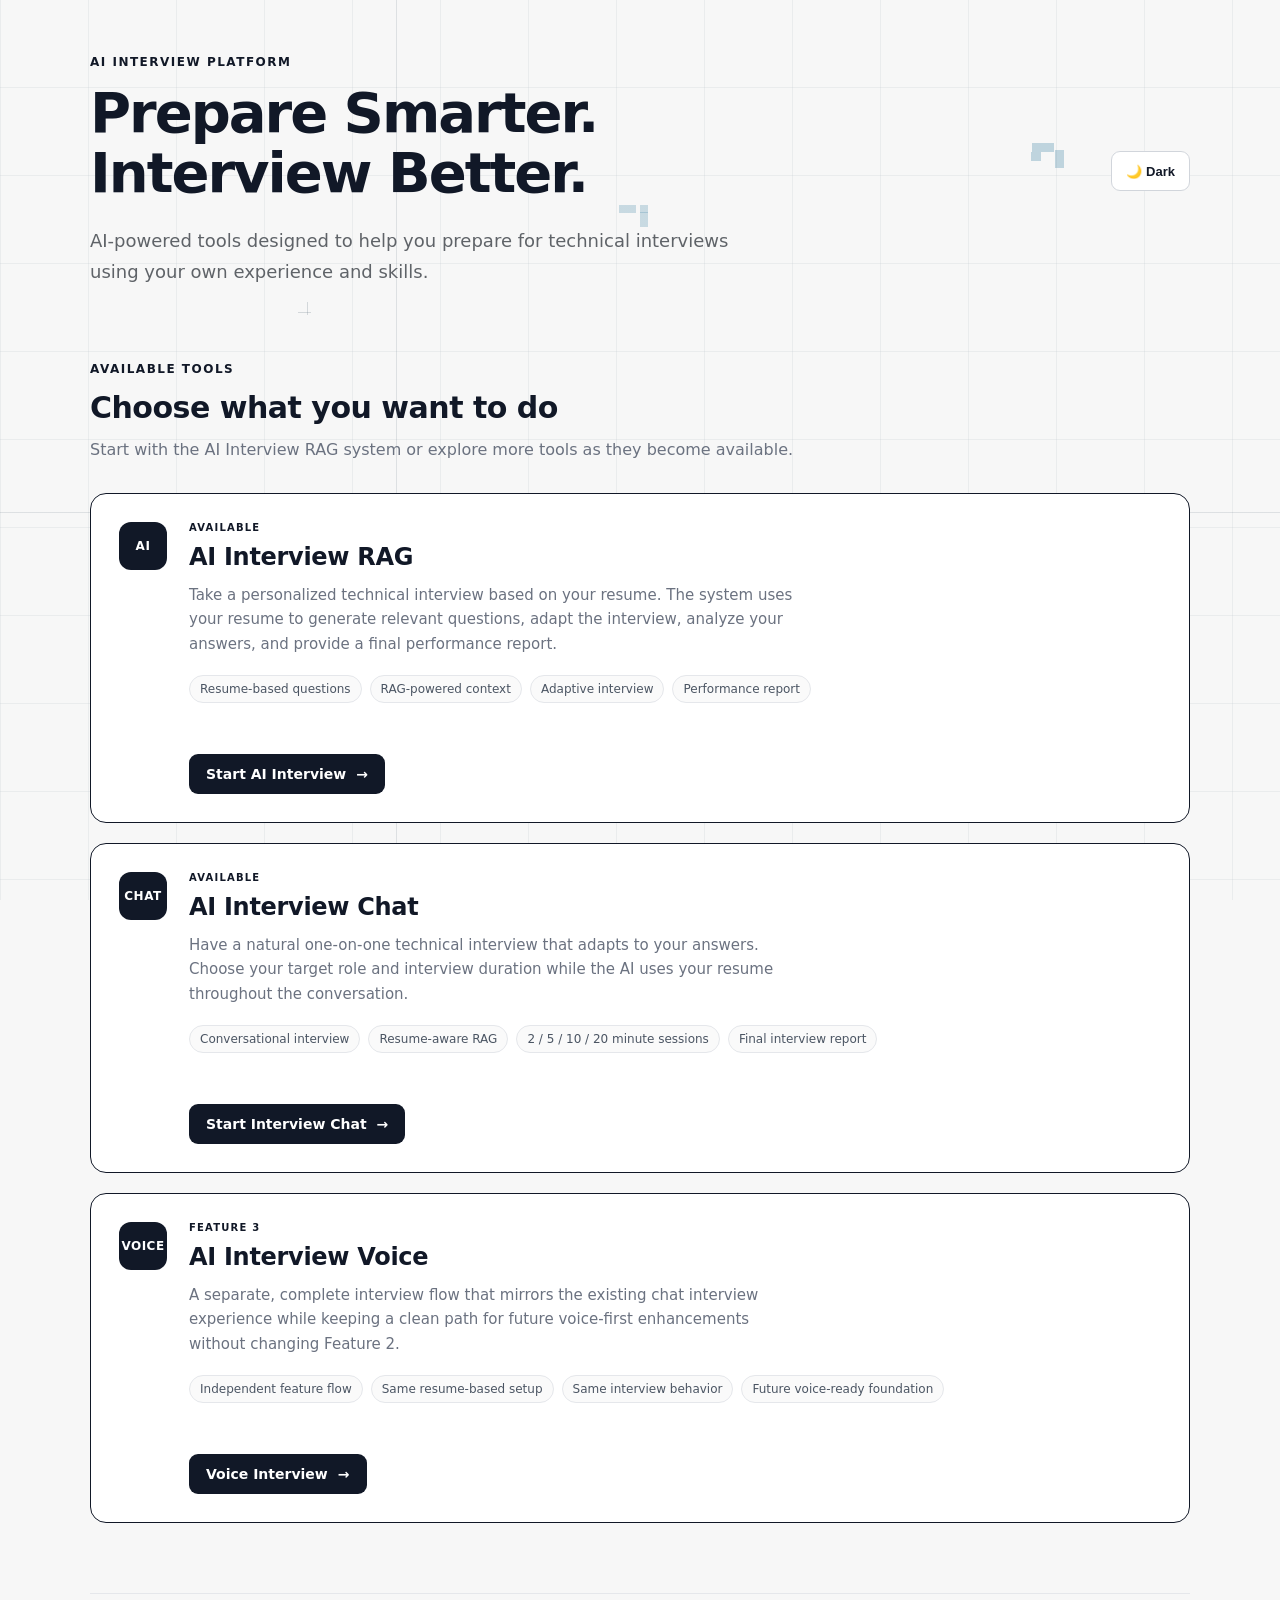
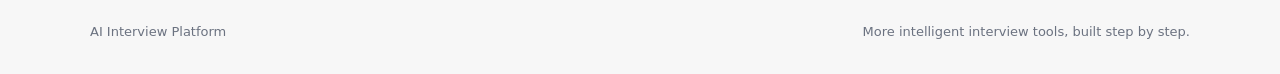
<file: frontend/index.html>
<!DOCTYPE html>
<html lang="en">

<head>

    <meta charset="UTF-8">

    <meta
        name="viewport"
        content="width=device-width, initial-scale=1.0"
    >

    <title>
        AI Interview Platform
    </title>

    <link
        rel="stylesheet"
        href="style.css"
    >
    <link rel="stylesheet" href="background-effects.css">
    <script>
        window.__clerk_publishable_key = 'YOUR_CLERK_PUBLISHABLE_KEY';
    </script>
    <script async crossorigin="anonymous" data-clerk-publishable-key="YOUR_CLERK_PUBLISHABLE_KEY" src="https://YOUR_CLERK_FRONTEND_API_DOMAIN/npm/@clerk/clerk-js@latest/dist/clerk.browser.js" type="text/javascript"></script>
</head>


<body>

<main class="home-container">


    <!-- ================================================ -->
    <!-- HEADER -->
    <!-- ================================================ -->

    <header class="home-header">

        <div>

            <p class="eyebrow">
                AI INTERVIEW PLATFORM
            </p>


            <h1>
                Prepare Smarter.<br>
                Interview Better.
            </h1>


            <p class="home-subtitle">
                AI-powered tools designed to help you
                prepare for technical interviews using
                your own experience and skills.
            </p>

        </div>


        <div style="display: flex; gap: 1rem; align-items: center;">
            <div id="auth-container"></div>
            <button
                type="button"
                id="themeToggle"
                class="theme-toggle"
            >
                🌙 Dark
            </button>
        </div>

    </header>


    <!-- ================================================ -->
    <!-- FEATURE SECTION -->
    <!-- ================================================ -->

    <section class="features-section">

        <div class="section-heading">

            <p class="eyebrow">
                AVAILABLE TOOLS
            </p>


            <h2>
                Choose what you want to do
            </h2>


            <p>
                Start with the AI Interview RAG system
                or explore more tools as they become available.
            </p>

        </div>


        <!-- ============================================ -->
        <!-- FEATURE GRID -->
        <!-- ============================================ -->

        <div class="feature-grid">


            <!-- ======================================== -->
            <!-- AI INTERVIEW RAG -->
            <!-- ======================================== -->

            <article class="feature-card featured">

                <div class="feature-icon">
                    AI
                </div>


                <div class="feature-content">

                    <span class="feature-status">
                        AVAILABLE
                    </span>


                    <h3>
                        AI Interview RAG
                    </h3>


                    <p>
                        Take a personalized technical interview
                        based on your resume. The system uses your
                        resume to generate relevant questions,
                        adapt the interview, analyze your answers,
                        and provide a final performance report.
                    </p>


                    <div class="feature-points">

                        <span>
                            Resume-based questions
                        </span>

                        <span>
                            RAG-powered context
                        </span>

                        <span>
                            Adaptive interview
                        </span>

                        <span>
                            Performance report
                        </span>

                    </div>


                    <a
                        href="interview/"
                        class="feature-button"
                    >
                        Start AI Interview
                        <span>→</span>
                    </a>

                </div>

            </article>


            <!-- ======================================== -->
            <!-- AI INTERVIEW CHAT -->
            <!-- ======================================== -->

            <article class="feature-card featured">

                <div class="feature-icon">
                    CHAT
                </div>


                <div class="feature-content">

                    <span class="feature-status">
                        AVAILABLE
                    </span>


                    <h3>
                        AI Interview Chat
                    </h3>


                    <p>
                        Have a natural one-on-one technical interview
                        that adapts to your answers. Choose your target
                        role and interview duration while the AI uses
                        your resume throughout the conversation.
                    </p>


                    <div class="feature-points">

                        <span>
                            Conversational interview
                        </span>

                        <span>
                            Resume-aware RAG
                        </span>

                        <span>
                            2 / 5 / 10 / 20 minute sessions
                        </span>

                        <span>
                            Final interview report
                        </span>

                    </div>


                    <a
                        href="chat/"
                        class="feature-button"
                    >
                        Start Interview Chat
                        <span>→</span>
                    </a>

                </div>

            </article>


            <!-- ======================================== -->
            <!-- FEATURE 3 -->
            <!-- ======================================== -->

            <article class="feature-card featured" id="feature3-card">

                <div class="feature-icon">
                    VOICE
                </div>


                <div class="feature-content">

                    <span class="feature-status">
                        FEATURE 3
                    </span>


                    <h3>
                        AI Interview Voice
                    </h3>


                    <p>
                        A separate, complete interview flow that mirrors the
                        existing chat interview experience while keeping a clean
                        path for future voice-first enhancements without changing
                        Feature 2.
                    </p>


                    <div class="feature-points">

                        <span>
                            Independent feature flow
                        </span>

                        <span>
                            Same resume-based setup
                        </span>

                        <span>
                            Same interview behavior
                        </span>

                        <span>
                            Future voice-ready foundation
                        </span>

                    </div>


                    <a
                        href="voice/"
                        class="feature-button"
                    >
                        Voice Interview
                        <span>→</span>
                    </a>

                </div>

            </article>


        </div>

    </section>


    <!-- ================================================ -->
    <!-- FOOTER -->
    <!-- ================================================ -->

    <footer class="home-footer">

        <p>
            AI Interview Platform
        </p>


        <p>
            More intelligent interview tools,
            built step by step.
        </p>

    </footer>


</main>


<script src="auth.js"></script>
<script src="script.js"></script>
<script src="background-effects.js"></script>

</body>

</html>
</file>
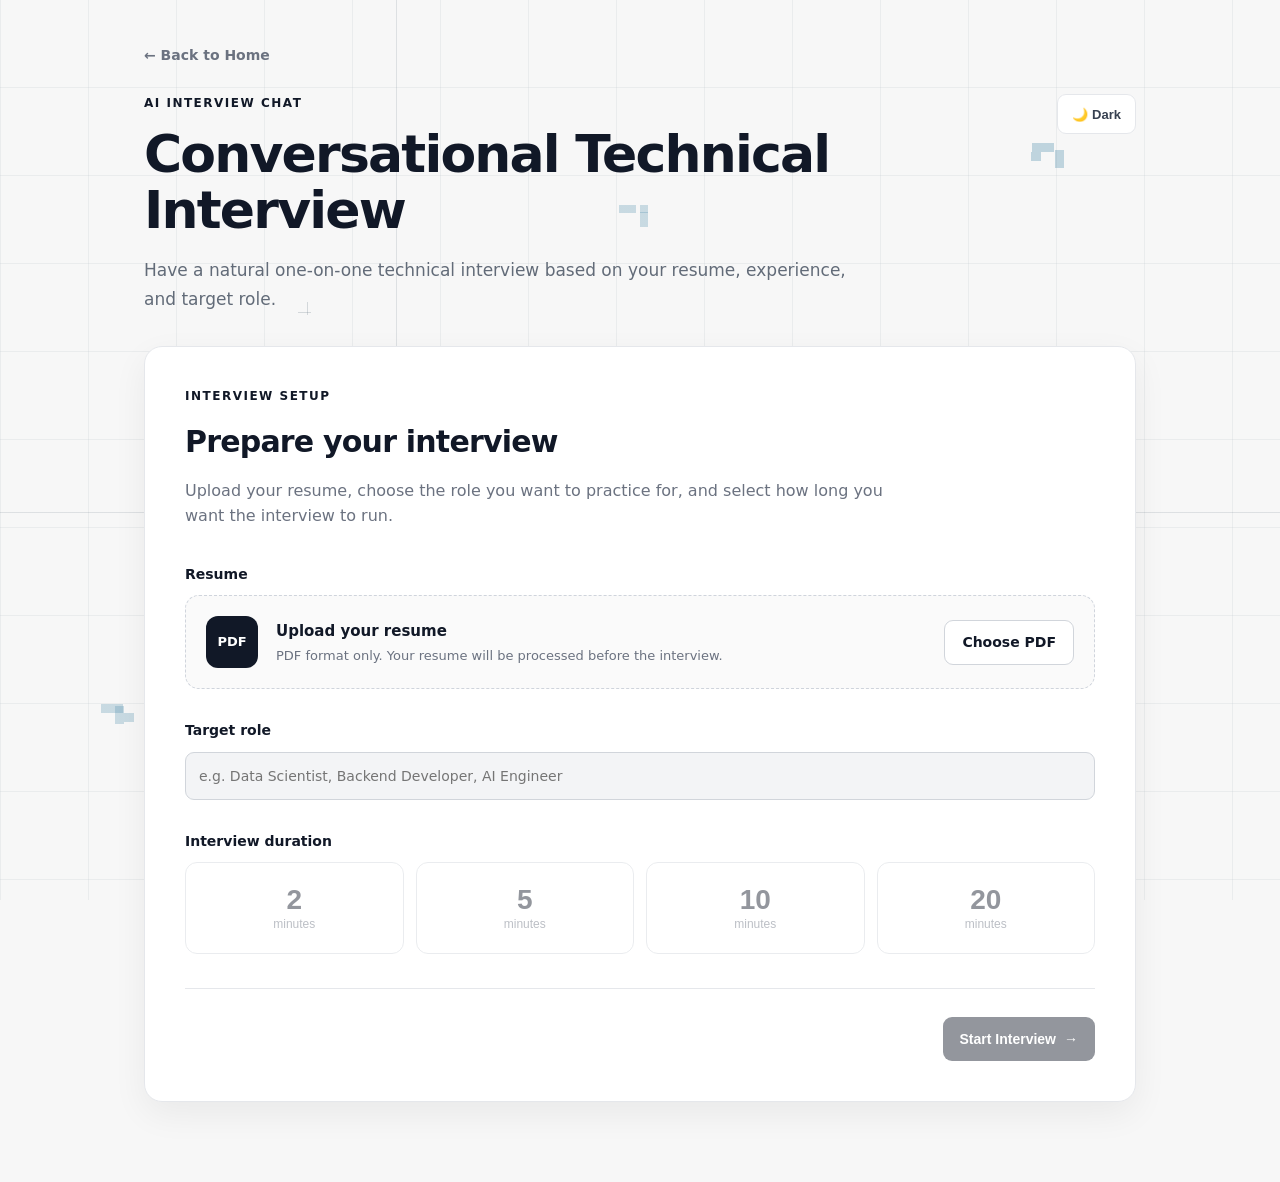
<file: frontend/chat/index.html>
<!DOCTYPE html>
<html lang="en">

<head>

    <meta charset="UTF-8">

    <meta
        name="viewport"
        content="width=device-width, initial-scale=1.0"
    >

    <title>
        AI Interview Chat
    </title>

    <link
        rel="stylesheet"
        href="style.css"
    >
    <link rel="stylesheet" href="../background-effects.css">

</head>


<body>

<main class="app">

    <!-- ================================================= -->
    <!-- HEADER -->
    <!-- ================================================= -->

    <header class="header">

        <a
            href="../"
            class="home-link"
        >
            ← Back to Home
        </a>

        <div class="header-row">

            <div>

                <p class="eyebrow">
                    AI INTERVIEW CHAT
                </p>

                <h1>
                    Conversational Technical Interview
                </h1>

                <p class="subtitle">
                    Have a natural one-on-one technical
                    interview based on your resume,
                    experience, and target role.
                </p>

            </div>


            <button
                type="button"
                id="themeToggle"
                class="theme-toggle"
            >
                🌙 Dark
            </button>

        </div>

    </header>


    <!-- ================================================= -->
    <!-- STATUS -->
    <!-- ================================================= -->

    <div
        id="status"
        class="status hidden"
    ></div>


    <!-- ================================================= -->
    <!-- SETUP -->
    <!-- ================================================= -->

    <section
        id="setupSection"
        class="card"
    >

        <div class="section-heading">

            <p class="eyebrow">
                INTERVIEW SETUP
            </p>

            <h2>
                Prepare your interview
            </h2>

            <p>
                Upload your resume, choose the role you
                want to practice for, and select how long
                you want the interview to run.
            </p>

        </div>


        <!-- ============================================= -->
        <!-- RESUME -->
        <!-- ============================================= -->

        <div class="setup-block">

            <label
                for="resumeFile"
                class="field-label"
            >
                Resume
            </label>

            <div
                id="resumeDropzone"
                class="upload-box"
            >

                <div class="upload-icon">
                    PDF
                </div>

                <div class="upload-content">

                    <strong id="uploadTitle">
                        Upload your resume
                    </strong>

                    <span id="uploadDescription">
                        PDF format only. Your resume will
                        be processed before the interview.
                    </span>

                </div>

                <label
                    for="resumeFile"
                    id="uploadButton"
                    class="button secondary-button"
                >
                    Choose PDF
                </label>

                <input
                    type="file"
                    id="resumeFile"
                    accept="application/pdf,.pdf"
                    hidden
                >

            </div>

        </div>


        <!-- ============================================= -->
        <!-- PROFILE -->
        <!-- ============================================= -->

        <section
            id="profileSection"
            class="profile hidden"
        >

            <div class="profile-header">

                <div>

                    <p class="eyebrow">
                        RESUME PROCESSED
                    </p>

                    <h3 id="candidateName">
                        Candidate
                    </h3>

                </div>

                <span class="success-badge">
                    Ready
                </span>

            </div>


            <div class="profile-grid">

                <div class="profile-item">

                    <span class="profile-label">
                        Target roles
                    </span>

                    <p id="targetRoles">
                        —
                    </p>

                </div>


                <div class="profile-item">

                    <span class="profile-label">
                        Skills
                    </span>

                    <p id="skills">
                        —
                    </p>

                </div>


                <div class="profile-item full">

                    <span class="profile-label">
                        Experience
                    </span>

                    <p id="experience">
                        —
                    </p>

                </div>


                <div class="profile-item full">

                    <span class="profile-label">
                        Projects
                    </span>

                    <p id="projects">
                        —
                    </p>

                </div>

            </div>

        </section>


        <!-- ============================================= -->
        <!-- ROLE -->
        <!-- ============================================= -->

        <div class="setup-block">

            <label
                for="targetRole"
                class="field-label"
            >
                Target role
            </label>

            <input
                type="text"
                id="targetRole"
                class="field"
                placeholder="e.g. Data Scientist, Backend Developer, AI Engineer"
                autocomplete="off"
                disabled
            >

        </div>


        <!-- ============================================= -->
        <!-- DURATION -->
        <!-- ============================================= -->

        <div class="setup-block">

            <span class="field-label">
                Interview duration
            </span>

            <div class="duration-grid">

                <button
                    type="button"
                    class="duration-option"
                    data-duration="2"
                    disabled
                >
                    <strong>
                        2
                    </strong>

                    <span>
                        minutes
                    </span>

                </button>


                <button
                    type="button"
                    class="duration-option"
                    data-duration="5"
                    disabled
                >
                    <strong>
                        5
                    </strong>

                    <span>
                        minutes
                    </span>

                </button>


                <button
                    type="button"
                    class="duration-option"
                    data-duration="10"
                    disabled
                >
                    <strong>
                        10
                    </strong>

                    <span>
                        minutes
                    </span>

                </button>


                <button
                    type="button"
                    class="duration-option"
                    data-duration="20"
                    disabled
                >
                    <strong>
                        20
                    </strong>

                    <span>
                        minutes
                    </span>

                </button>

            </div>

        </div>


        <!-- ============================================= -->
        <!-- START -->
        <!-- ============================================= -->

        <div class="start-area">

            <button
                type="button"
                id="startInterviewButton"
                class="button primary-button"
                disabled
            >
                Start Interview
                <span>
                    →
                </span>
            </button>

        </div>

    </section>


    <!-- ================================================= -->
    <!-- INTERVIEW PREVIEW -->
    <!-- ================================================= -->

    <section
        id="startedSection"
        class="card hidden"
    >

        <div class="started-header">

            <div>

                <p class="eyebrow">
                    INTERVIEW STARTED
                </p>

                <h2 id="startedRole">
                    Technical Interview
                </h2>

            </div>


            <div class="timer-preview">

                <span>
                    Duration
                </span>

                <strong id="startedDuration">
                    —
                </strong>

            </div>

        </div>


        <div class="opening-message">

            <span class="message-label">
                AI INTERVIEWER
            </span>

            <p id="openingMessage">
                —
            </p>

        </div>


        <div class="next-step">

            <p>
                Your interview session has been created.
                The conversational interview interface will
                continue from this session.
            </p>

            <button
                type="button"
                id="continueButton"
                class="button primary-button"
            >
                Continue to Interview
                <span>
                    →
                </span>
            </button>

        </div>

    </section>

</main>


<script>
    window.__clerk_publishable_key = 'YOUR_CLERK_PUBLISHABLE_KEY';
</script>
<script async crossorigin="anonymous" data-clerk-publishable-key="YOUR_CLERK_PUBLISHABLE_KEY" src="https://YOUR_CLERK_FRONTEND_API_DOMAIN/npm/@clerk/clerk-js@latest/dist/clerk.browser.js" type="text/javascript"></script>
<script src="../auth.js"></script>
<script src="script.js"></script>
<script src="../background-effects.js"></script>

</body>

</html>
</file>
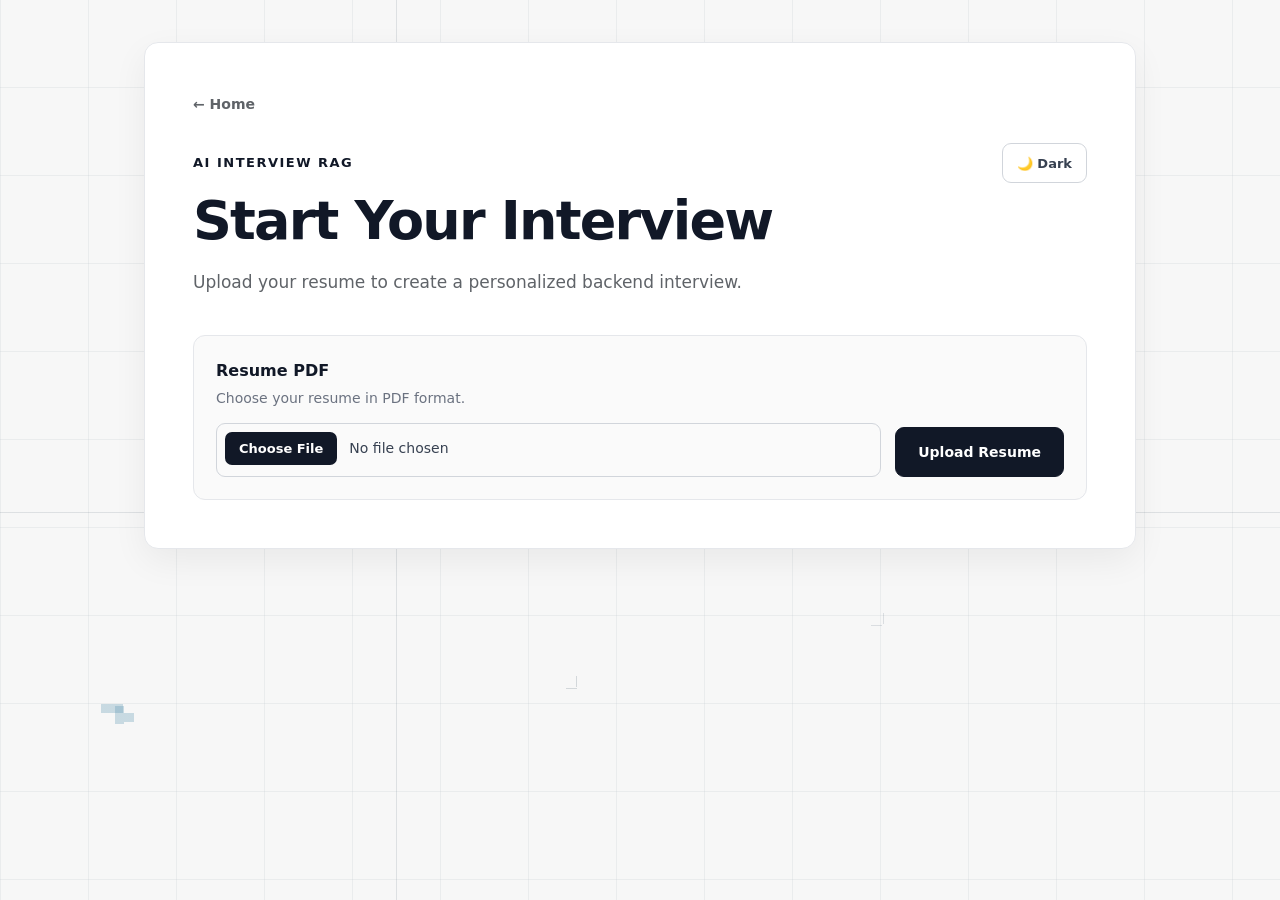
<file: frontend/interview/index.html>
<!DOCTYPE html>
<html lang="en">

<head>

    <meta charset="UTF-8">

    <meta
        name="viewport"
        content="width=device-width, initial-scale=1.0"
    >

    <title>
        AI Interview RAG
    </title>

    <link
        rel="stylesheet"
        href="style.css"
    >
    <link rel="stylesheet" href="../background-effects.css">
    <script>
        window.__clerk_publishable_key = 'YOUR_CLERK_PUBLISHABLE_KEY';
    </script>
    <script async crossorigin="anonymous" data-clerk-publishable-key="YOUR_CLERK_PUBLISHABLE_KEY" src="https://YOUR_CLERK_FRONTEND_API_DOMAIN/npm/@clerk/clerk-js@latest/dist/clerk.browser.js" type="text/javascript"></script>
</head>


<body>

<main class="app">

    <section class="card">


        <!-- ================================================= -->
        <!-- HEADER -->
        <!-- ================================================= -->

        <div class="header">
            <div class="page-navigation">

                <a
                    href="../"
                    class="home-link"
                >
                    ← Home
                </a>

            </div>

            <div class="header-top">

                <p class="eyebrow">
                    AI INTERVIEW RAG
                </p>


                <button
                    type="button"
                    id="themeToggle"
                    class="theme-toggle"
                    aria-label="Toggle dark mode"
                >
                    🌙 Dark
                </button>

            </div>


            <h1>
                Start Your Interview
            </h1>


            <p class="subtitle">
                Upload your resume to create a personalized backend interview.
            </p>

        </div>


        <!-- ================================================= -->
        <!-- STATUS -->
        <!-- ================================================= -->

        <div
            id="status"
            class="status hidden"
        ></div>


        <!-- ================================================= -->
        <!-- SETUP -->
        <!-- ================================================= -->

        <section id="setupSection">


            <!-- Resume -->

            <form id="resumeForm">

                <label
                    for="resumeFile"
                    class="file-label"
                >

                    <span class="file-title">
                        Resume PDF
                    </span>


                    <span class="file-description">
                        Choose your resume in PDF format.
                    </span>

                </label>


                <input
                    type="file"
                    id="resumeFile"
                    accept=".pdf,application/pdf"
                    required
                >


                <button
                    type="submit"
                    id="uploadButton"
                >
                    Upload Resume
                </button>

            </form>


            <!-- ================================================= -->
            <!-- PROFILE -->
            <!-- ================================================= -->

            <section
                id="profileSection"
                class="profile hidden"
            >

                <h2>
                    Candidate Profile
                </h2>


                <div class="profile-grid">


                    <div class="profile-item">

                        <span>
                            Name
                        </span>

                        <strong id="candidateName">
                            -
                        </strong>

                    </div>


                    <div class="profile-item">

                        <span>
                            Target Roles
                        </span>

                        <strong id="targetRoles">
                            -
                        </strong>

                    </div>


                    <div class="profile-item full">

                        <span>
                            Skills
                        </span>

                        <strong id="skills">
                            -
                        </strong>

                    </div>


                    <div class="profile-item full">

                        <span>
                            Experience
                        </span>

                        <div id="experience"></div>

                    </div>


                    <div class="profile-item full">

                        <span>
                            Projects
                        </span>

                        <div id="projects"></div>

                    </div>

                </div>


                <!-- ================================================= -->
                <!-- PLAN -->
                <!-- ================================================= -->

                <div
                    id="interviewPlanPreview"
                    class="interview-plan hidden"
                >

                    <h3>
                        Interview Plan
                    </h3>


                    <p id="questionCountPreview">
                        Preparing your interview...
                    </p>


                    <div>

                        <span class="plan-label">
                            Topics
                        </span>


                        <ul id="topicPreview"></ul>

                    </div>

                </div>


                <!-- ================================================= -->
                <!-- TARGET ROLE -->
                <!-- ================================================= -->

                <div class="interview-setup">

                    <label for="targetRole">
                        Target Role
                    </label>


                    <input
                        type="text"
                        id="targetRole"
                        placeholder="e.g. Backend Developer"
                        required
                    >


                    <button
                        type="button"
                        id="generatePlanButton"
                    >
                        Generate Interview Plan
                    </button>


                    <button
                        type="button"
                        id="startInterviewButton"
                        class="hidden"
                    >
                        Start Interview
                    </button>

                </div>

            </section>

        </section>


        <!-- ================================================= -->
        <!-- INTERVIEW -->
        <!-- ================================================= -->

        <section
            id="interviewSection"
            class="interview hidden"
        >

            <div class="interview-header">


                <div>

                    <p class="eyebrow">
                        TECHNICAL INTERVIEW
                    </p>


                    <h2 id="questionTopic">
                        Question
                    </h2>

                </div>


                <div
                    id="questionProgress"
                    class="question-progress"
                >
                    Question 1 of 6
                </div>

            </div>


            <div class="question-card">

                <p id="interviewQuestion">
                    Loading question...
                </p>

            </div>


            <div class="answer-area">

                <label for="candidateAnswer">
                    Your Answer
                </label>


                <textarea
                    id="candidateAnswer"
                    rows="7"
                    placeholder="Type your answer here..."
                ></textarea>


                <button
                    type="button"
                    id="submitAnswerButton"
                >
                    Submit Answer
                </button>

            </div>

        </section>


        <!-- ================================================= -->
        <!-- FINAL REPORT -->
        <!-- ================================================= -->

        <section
            id="resultsSection"
            class="results hidden"
        >


            <!-- REPORT TITLE -->

            <div class="report-header">

                <p class="eyebrow">
                    INTERVIEW PERFORMANCE REPORT
                </p>


                <h2>
                    Interview Performance Report
                </h2>

            </div>


            <!-- REPORT INFO -->

            <div class="report-info">

                <p>

                    <strong>
                        Date:
                    </strong>

                    <span id="reportDate">
                        -
                    </span>

                </p>


                <p>

                    <strong>
                        Candidate:
                    </strong>

                    <span id="reportCandidate">
                        -
                    </span>

                </p>


                <p>

                    <strong>
                        Role:
                    </strong>

                    <span id="reportRole">
                        -
                    </span>

                </p>

            </div>


            <!-- ================================================= -->
            <!-- OVERALL SCORE -->
            <!-- ================================================= -->

            <div class="report-overall">

                <h3>

                    Overall Score:

                    <span id="finalScore">
                        0 / 100
                    </span>

                    -

                    <span id="scoreLabel">
                        -
                    </span>

                </h3>


                <p id="overallAssessment">
                    -
                </p>

            </div>


            <!-- ================================================= -->
            <!-- SCORE BREAKDOWN -->
            <!-- ================================================= -->

            <div class="report-section">

                <h3>
                    Score Breakdown
                </h3>


                <div class="score-breakdown-item">

                    <div class="score-breakdown-title">

                        <span>
                            Technical Correctness
                        </span>


                        <strong id="correctnessReportScore">
                            0 / 100
                        </strong>

                    </div>


                    <p id="correctnessSummary">
                        -
                    </p>

                </div>


                <div class="score-breakdown-item">

                    <div class="score-breakdown-title">

                        <span>
                            Technical Depth
                        </span>


                        <strong id="technicalDepthReportScore">
                            0 / 100
                        </strong>

                    </div>


                    <p id="technicalDepthSummary">
                        -
                    </p>

                </div>


                <div class="score-breakdown-item">

                    <div class="score-breakdown-title">

                        <span>
                            Communication Clarity
                        </span>


                        <strong id="clarityReportScore">
                            0 / 100
                        </strong>

                    </div>


                    <p id="claritySummary">
                        -
                    </p>

                </div>

            </div>


            <!-- ================================================= -->
            <!-- STRENGTHS -->
            <!-- ================================================= -->

            <div class="report-section">

                <h3>
                    Strengths
                </h3>


                <ul
                    id="overallStrengths"
                    class="report-list"
                ></ul>

            </div>


            <!-- ================================================= -->
            <!-- AREAS FOR IMPROVEMENT -->
            <!-- ================================================= -->

            <div class="report-section">

                <h3>
                    Areas for Improvement
                </h3>


                <div id="overallWeaknesses"></div>

            </div>


            <!-- ================================================= -->
            <!-- FOOTER -->
            <!-- ================================================= -->

            <div class="report-footer">

                <span>

                    Questions Answered:

                    <strong id="questionsAnswered">
                        0
                    </strong>

                </span>

            </div>


        </section>


    </section>

</main>


<script src="../auth.js"></script>
<script src="script.js"></script>
<script src="../background-effects.js"></script>

</body>

</html>
</file>
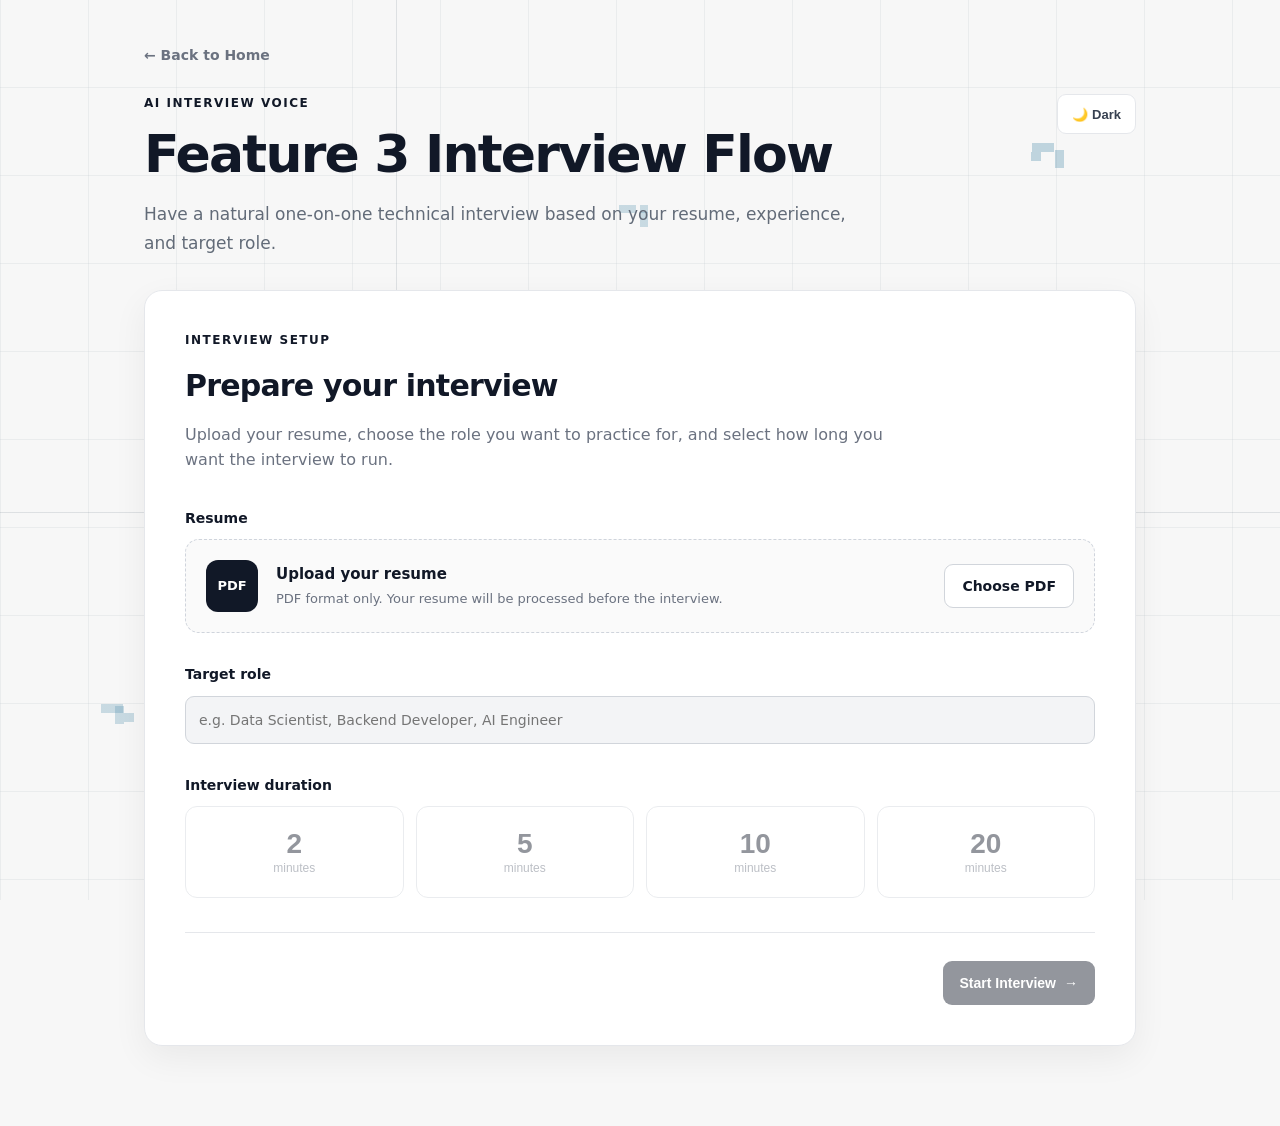
<file: frontend/voice/index.html>
<!DOCTYPE html>
<html lang="en">

<head>

    <meta charset="UTF-8">

    <meta
        name="viewport"
        content="width=device-width, initial-scale=1.0"
    >

    <title>
        AI Interview Voice
    </title>

    <link
        rel="stylesheet"
        href="style.css"
    >
    <link rel="stylesheet" href="../background-effects.css">

</head>


<body>

<main class="app">

    <!-- ================================================= -->
    <!-- HEADER -->
    <!-- ================================================= -->

    <header class="header">

        <a
            href="../"
            class="home-link"
        >
            ← Back to Home
        </a>

        <div class="header-row">

            <div>

                <p class="eyebrow">
                    AI INTERVIEW VOICE
                </p>

                <h1>
                    Feature 3 Interview Flow
                </h1>

                <p class="subtitle">
                    Have a natural one-on-one technical
                    interview based on your resume,
                    experience, and target role.
                </p>

            </div>


            <button
                type="button"
                id="themeToggle"
                class="theme-toggle"
            >
                🌙 Dark
            </button>

        </div>

    </header>


    <!-- ================================================= -->
    <!-- STATUS -->
    <!-- ================================================= -->

    <div
        id="status"
        class="status hidden"
    ></div>


    <!-- ================================================= -->
    <!-- SETUP -->
    <!-- ================================================= -->

    <section
        id="setupSection"
        class="card"
    >

        <div class="section-heading">

            <p class="eyebrow">
                INTERVIEW SETUP
            </p>

            <h2>
                Prepare your interview
            </h2>

            <p>
                Upload your resume, choose the role you
                want to practice for, and select how long
                you want the interview to run.
            </p>

        </div>


        <!-- ============================================= -->
        <!-- RESUME -->
        <!-- ============================================= -->

        <div class="setup-block">

            <label
                for="resumeFile"
                class="field-label"
            >
                Resume
            </label>

            <div
                id="resumeDropzone"
                class="upload-box"
            >

                <div class="upload-icon">
                    PDF
                </div>

                <div class="upload-content">

                    <strong id="uploadTitle">
                        Upload your resume
                    </strong>

                    <span id="uploadDescription">
                        PDF format only. Your resume will
                        be processed before the interview.
                    </span>

                </div>

                <label
                    for="resumeFile"
                    id="uploadButton"
                    class="button secondary-button"
                >
                    Choose PDF
                </label>

                <input
                    type="file"
                    id="resumeFile"
                    accept="application/pdf,.pdf"
                    hidden
                >

            </div>

        </div>


        <!-- ============================================= -->
        <!-- PROFILE -->
        <!-- ============================================= -->

        <section
            id="profileSection"
            class="profile hidden"
        >

            <div class="profile-header">

                <div>

                    <p class="eyebrow">
                        RESUME PROCESSED
                    </p>

                    <h3 id="candidateName">
                        Candidate
                    </h3>

                </div>

                <span class="success-badge">
                    Ready
                </span>

            </div>


            <div class="profile-grid">

                <div class="profile-item">

                    <span class="profile-label">
                        Target roles
                    </span>

                    <p id="targetRoles">
                        —
                    </p>

                </div>


                <div class="profile-item">

                    <span class="profile-label">
                        Skills
                    </span>

                    <p id="skills">
                        —
                    </p>

                </div>


                <div class="profile-item full">

                    <span class="profile-label">
                        Experience
                    </span>

                    <p id="experience">
                        —
                    </p>

                </div>


                <div class="profile-item full">

                    <span class="profile-label">
                        Projects
                    </span>

                    <p id="projects">
                        —
                    </p>

                </div>

            </div>

        </section>


        <!-- ============================================= -->
        <!-- ROLE -->
        <!-- ============================================= -->

        <div class="setup-block">

            <label
                for="targetRole"
                class="field-label"
            >
                Target role
            </label>

            <input
                type="text"
                id="targetRole"
                class="field"
                placeholder="e.g. Data Scientist, Backend Developer, AI Engineer"
                autocomplete="off"
                disabled
            >

        </div>


        <!-- ============================================= -->
        <!-- DURATION -->
        <!-- ============================================= -->

        <div class="setup-block">

            <span class="field-label">
                Interview duration
            </span>

            <div class="duration-grid">

                <button
                    type="button"
                    class="duration-option"
                    data-duration="2"
                    disabled
                >
                    <strong>
                        2
                    </strong>

                    <span>
                        minutes
                    </span>

                </button>


                <button
                    type="button"
                    class="duration-option"
                    data-duration="5"
                    disabled
                >
                    <strong>
                        5
                    </strong>

                    <span>
                        minutes
                    </span>

                </button>


                <button
                    type="button"
                    class="duration-option"
                    data-duration="10"
                    disabled
                >
                    <strong>
                        10
                    </strong>

                    <span>
                        minutes
                    </span>

                </button>


                <button
                    type="button"
                    class="duration-option"
                    data-duration="20"
                    disabled
                >
                    <strong>
                        20
                    </strong>

                    <span>
                        minutes
                    </span>

                </button>

            </div>

        </div>


        <!-- ============================================= -->
        <!-- START -->
        <!-- ============================================= -->

        <div class="start-area">

            <button
                type="button"
                id="startInterviewButton"
                class="button primary-button"
                disabled
            >
                Start Interview
                <span>
                    →
                </span>
            </button>

        </div>

    </section>


    <!-- ================================================= -->
    <!-- INTERVIEW PREVIEW -->
    <!-- ================================================= -->

    <section
        id="startedSection"
        class="card hidden"
    >

        <div class="started-header">

            <div>

                <p class="eyebrow">
                    INTERVIEW STARTED
                </p>

                <h2 id="startedRole">
                    Technical Interview
                </h2>

            </div>


            <div class="timer-preview">

                <span>
                    Duration
                </span>

                <strong id="startedDuration">
                    —
                </strong>

            </div>

        </div>


        <div class="opening-message">

            <span class="message-label">
                AI INTERVIEWER
            </span>

            <p id="openingMessage">
                —
            </p>

        </div>


        <div class="next-step">

            <p>
                Your interview session has been created.
                The conversational interview interface will
                continue from this session.
            </p>

            <button
                type="button"
                id="continueButton"
                class="button primary-button"
            >
                Continue to Interview
                <span>
                    →
                </span>
            </button>

        </div>

    </section>

</main>


<script>
    window.__clerk_publishable_key = 'YOUR_CLERK_PUBLISHABLE_KEY';
</script>
<script async crossorigin="anonymous" data-clerk-publishable-key="YOUR_CLERK_PUBLISHABLE_KEY" src="https://YOUR_CLERK_FRONTEND_API_DOMAIN/npm/@clerk/clerk-js@latest/dist/clerk.browser.js" type="text/javascript"></script>
<script src="../auth.js"></script>
<script src="script.js"></script>
<script src="../background-effects.js"></script>

</body>

</html>
</file>
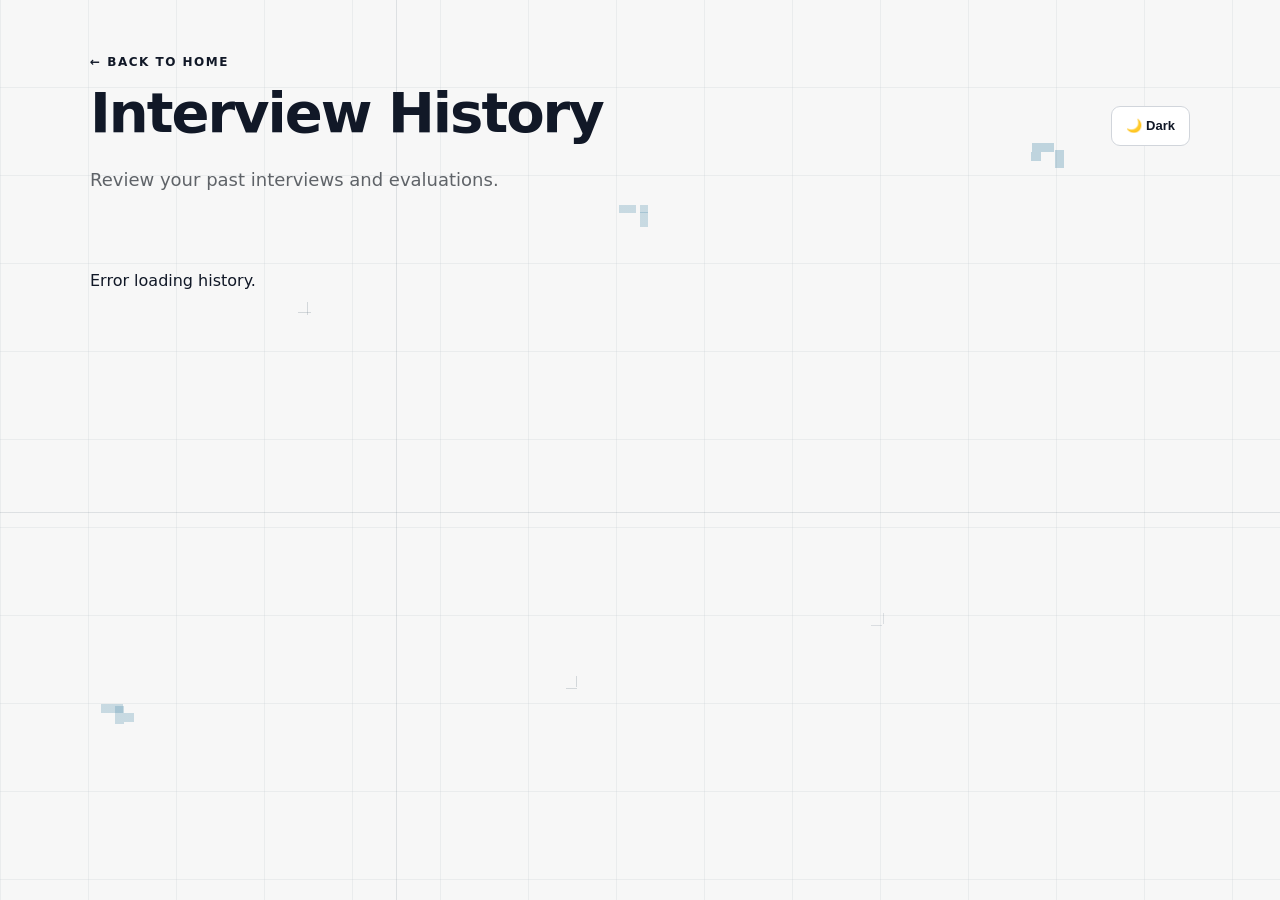
<file: frontend/history.html>
<!DOCTYPE html>
<html lang="en">
<head>
    <meta charset="UTF-8">
    <meta name="viewport" content="width=device-width, initial-scale=1.0">
    <title>Interview History</title>
    <link rel="stylesheet" href="style.css">
    <link rel="stylesheet" href="background-effects.css">
    <script>
        window.__clerk_publishable_key = 'YOUR_CLERK_PUBLISHABLE_KEY';
    </script>
    <script async crossorigin="anonymous" data-clerk-publishable-key="YOUR_CLERK_PUBLISHABLE_KEY" src="https://YOUR_CLERK_FRONTEND_API_DOMAIN/npm/@clerk/clerk-js@latest/dist/clerk.browser.js" type="text/javascript"></script>
    <style>
        .history-list { display: flex; flex-direction: column; gap: 1rem; margin-top: 2rem; }
        .history-item { background: var(--bg-surface); padding: 1.5rem; border-radius: 12px; border: 1px solid var(--border-subtle); cursor: pointer; }
        .history-details { display: none; margin-top: 1rem; padding-top: 1rem; border-top: 1px solid var(--border-subtle); }
        .history-details.active { display: block; }
        .history-qa { display: flex; flex-direction: column; gap: 1rem; }
        .history-eval { margin-top: 2rem; }
        .role-bot { color: var(--primary); font-weight: bold; }
        .role-user { color: var(--text-primary); font-weight: bold; }
    </style>
</head>
<body>

<main class="home-container">
    <header class="home-header">
        <div>
            <p class="eyebrow"><a href="index.html" style="color: inherit; text-decoration: none;">← BACK TO HOME</a></p>
            <h1>Interview History</h1>
            <p class="home-subtitle">Review your past interviews and evaluations.</p>
        </div>
        <div style="display: flex; gap: 1rem; align-items: center;">
            <div id="auth-container"></div>
            <button type="button" id="themeToggle" class="theme-toggle">🌙 Dark</button>
        </div>
    </header>

    <section class="features-section">
        <p id="history-message" class="history-message" role="status" aria-live="polite"></p>
        <div id="history-container" class="history-list">
            <p>Loading history...</p>
        </div>
    </section>
</main>

<div
    id="history-delete-dialog"
    class="history-delete-backdrop"
    role="dialog"
    aria-modal="true"
    aria-labelledby="history-delete-title"
    aria-describedby="history-delete-warning"
    hidden
>
    <section class="history-delete-dialog">
        <h2 id="history-delete-title">Delete Interview History?</h2>
        <p id="history-delete-warning">Are you sure you want to delete this interview?</p>
        <dl class="history-delete-details">
            <div><dt>Target Role:</dt><dd id="delete-history-role"></dd></div>
            <div><dt>Date &amp; Time:</dt><dd id="delete-history-date"></dd></div>
            <div><dt>Duration:</dt><dd id="delete-history-duration"></dd></div>
        </dl>
        <p class="history-delete-warning">This action cannot be undone.</p>
        <p id="history-delete-error" class="history-delete-error" role="alert"></p>
        <div class="history-delete-actions">
            <button type="button" id="cancel-history-delete" class="feature-button">Cancel</button>
            <button type="button" id="confirm-history-delete" class="history-delete-button">Delete</button>
        </div>
    </section>
</div>

<script src="auth.js"></script>
<script src="history.js"></script>
<script src="script.js"></script>
<script src="background-effects.js"></script>
</body>
</html>
</file>
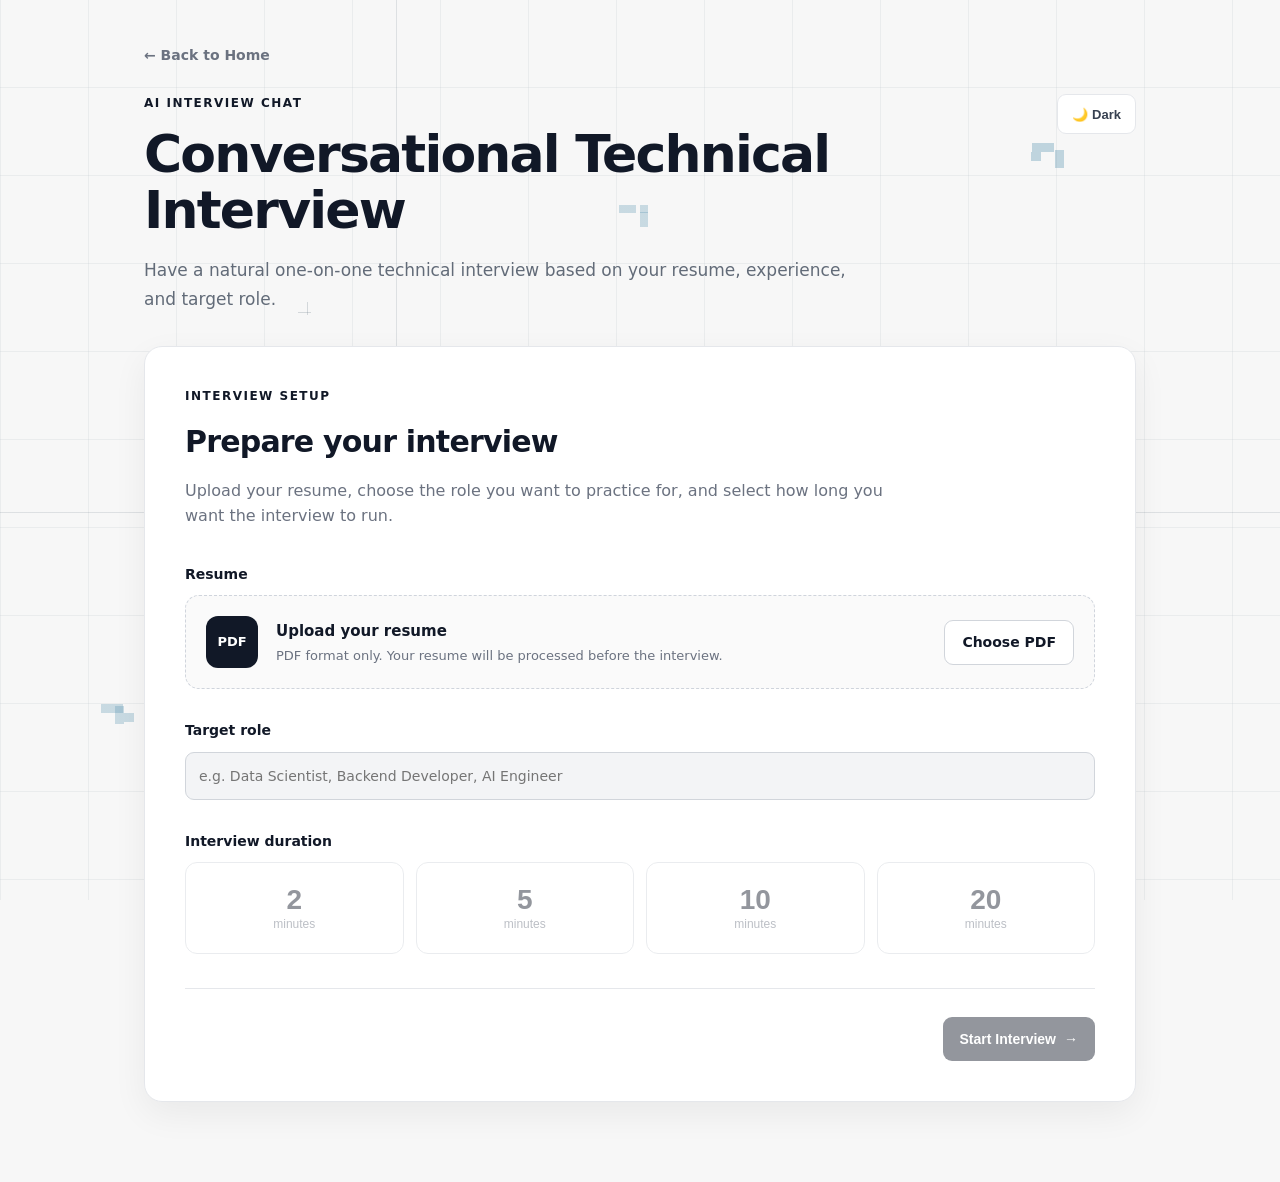
<file: frontend/chat/chat.html>
<!DOCTYPE html>
<html lang="en">

<head>

    <meta charset="UTF-8">

    <meta
        name="viewport"
        content="width=device-width, initial-scale=1.0"
    >

    <title>
        AI Interview — Chat
    </title>

    <link
        rel="stylesheet"
        href="chat.css"
    >
    <link rel="stylesheet" href="../background-effects.css">

</head>


<body>

<main class="chat-app">

    <!-- ================================================= -->
    <!-- HEADER -->
    <!-- ================================================= -->

    <header class="chat-header">

        <div class="header-left">

            <a
                href="index.html"
                class="back-button"
                id="backButton"
            >
                ←
            </a>


            <div class="interviewer-avatar">
                AI
            </div>


            <div class="header-info">

                <strong>
                    AI Interviewer
                </strong>

                <span id="roleLabel">
                    Technical Interview
                </span>

            </div>

        </div>


        <div class="header-right">

            <div
                class="timer"
                id="timer"
            >
                00:00
            </div>


            <button
                type="button"
                id="themeToggle"
                class="theme-toggle"
                aria-label="Toggle theme"
            >
                🌙
            </button>

        </div>

    </header>


    <!-- ================================================= -->
    <!-- INTERVIEW STATUS -->
    <!-- ================================================= -->

    <div
        id="interviewStatus"
        class="interview-status hidden"
    ></div>


    <!-- ================================================= -->
    <!-- CHAT AREA -->
    <!-- ================================================= -->

    <section
        id="chatMessages"
        class="chat-messages"
        aria-live="polite"
    >

        <!-- Messages are inserted by chat.js -->

    </section>


    <!-- ================================================= -->
    <!-- THINKING INDICATOR -->
    <!-- ================================================= -->

    <div
        id="thinkingIndicator"
        class="thinking-indicator hidden"
    >

        <div class="message-avatar">
            AI
        </div>

        <div class="thinking-bubble">

            <span></span>
            <span></span>
            <span></span>

        </div>

    </div>


    <!-- ================================================= -->
    <!-- COMPOSER -->
    <!-- ================================================= -->

    <section
        class="composer-area"
        id="composerArea"
    >

        <div class="composer">

            <textarea
                id="messageInput"
                rows="1"
                placeholder="Type your answer..."
                autocomplete="off"
                maxlength="5000"
            ></textarea>


            <button
                type="button"
                id="sendButton"
                class="send-button"
                aria-label="Send message"
            >
                <span>
                    Send
                </span>

                <span>
                    →
                </span>
            </button>

        </div>


        <div class="composer-footer">

            <span>
                Keep your answers focused and conversational.
            </span>

            <span id="messageCounter">
                0 / 5000
            </span>

        </div>

    </section>


    <!-- ================================================= -->
    <!-- COMPLETION -->
    <!-- ================================================= -->

    <section
        id="completionPanel"
        class="completion-panel hidden"
    >

        <div class="completion-icon">
            ✓
        </div>


        <p class="eyebrow">
            INTERVIEW COMPLETE
        </p>


        <h1>
            Your interview is finished
        </h1>


        <p>
            Your conversation has been recorded.
            Let's generate your final interview report.
        </p>


        <button
            type="button"
            id="viewResultButton"
            class="result-button"
        >
            View Final Report
            <span>→</span>
        </button>

    </section>

</main>


<script>
    window.__clerk_publishable_key = 'YOUR_CLERK_PUBLISHABLE_KEY';
</script>
<script async crossorigin="anonymous" data-clerk-publishable-key="YOUR_CLERK_PUBLISHABLE_KEY" src="https://YOUR_CLERK_FRONTEND_API_DOMAIN/npm/@clerk/clerk-js@latest/dist/clerk.browser.js" type="text/javascript"></script>
<script src="../auth.js"></script>
<script src="chat.js"></script>
<script src="../background-effects.js"></script>

</body>

</html>
</file>
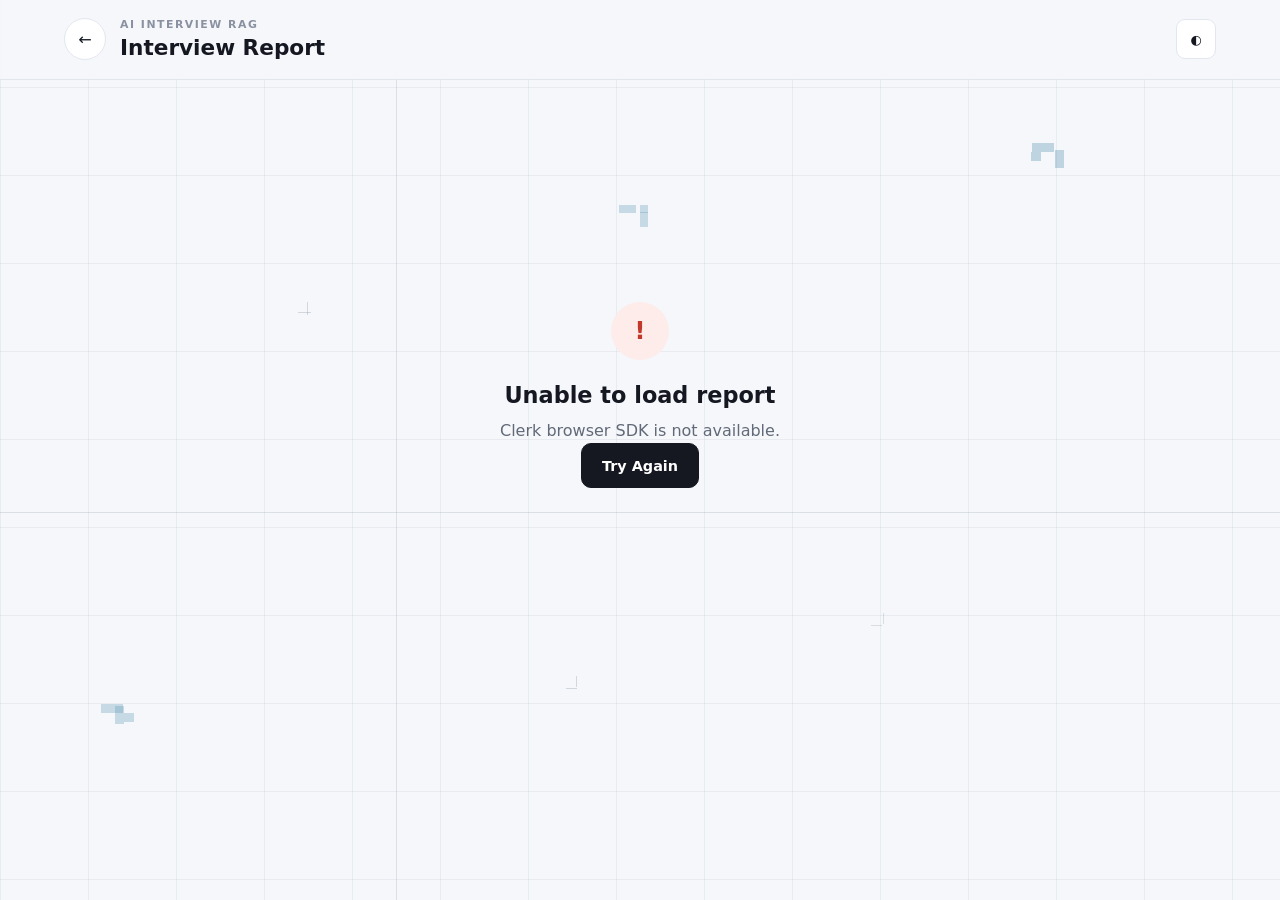
<file: frontend/chat/result.html>
<!DOCTYPE html>
<html lang="en">
<head>
    <meta charset="UTF-8">
    <meta name="viewport" content="width=device-width, initial-scale=1.0">

    <title>Interview Report | AI Interview RAG</title>

    <link rel="stylesheet" href="result.css">
    <link rel="stylesheet" href="../background-effects.css">
</head>

<body>

    <div class="page-shell">

        <!-- Header -->
        <header class="report-header">

            <div class="header-left">
                <button id="backButton" class="back-button">
                    ←
                </button>

                <div>
                    <p class="eyebrow">AI INTERVIEW RAG</p>
                    <h1>Interview Report</h1>
                </div>
            </div>

            <button id="themeToggle" class="theme-toggle">
                ◐
            </button>

        </header>


        <!-- Loading State -->
        <main id="loadingState" class="state-container">

            <div class="loader"></div>

            <h2>Preparing your report...</h2>

            <p>
                Analyzing your interview performance and generating your final assessment.
            </p>

        </main>


        <!-- Error State -->
        <main id="errorState" class="state-container hidden">

            <div class="state-icon error-icon">
                !
            </div>

            <h2>Unable to load report</h2>

            <p id="errorMessage">
                Something went wrong while loading your interview report.
            </p>

            <button id="retryButton" class="primary-button">
                Try Again
            </button>

        </main>


        <!-- Report -->
        <main id="reportContent" class="report-content hidden">

            <!-- Interview Summary -->
            <section class="summary-card">

                <div class="summary-info">

                    <span class="status-label">
                        INTERVIEW COMPLETED
                    </span>

                    <h2 id="reportTitle">
                        Technical Interview
                    </h2>

                    <p id="reportSubtitle">
                        Final assessment based on your interview conversation.
                    </p>

                </div>

                <div class="overall-score">

                    <span class="score-value" id="overallScore">
                        —
                    </span>

                    <span class="score-label">
                        Overall Score
                    </span>

                    <span class="score-scale">
                        / 10
                    </span>

                </div>

            </section>


            <!-- Performance Dimensions -->
            <section class="section">

                <div class="section-heading">
                    <p class="eyebrow">PERFORMANCE</p>
                    <h2>Interview Assessment</h2>
                </div>

                <div class="score-grid">

                    <article class="score-card">
                        <div class="score-card-top">
                            <h3>Technical Knowledge</h3>
                            <span id="technicalKnowledgeScore">—</span>
                        </div>

                        <div class="progress-track">
                            <div
                                id="technicalKnowledgeBar"
                                class="progress-fill"
                            ></div>
                        </div>
                    </article>


                    <article class="score-card">
                        <div class="score-card-top">
                            <h3>Role Relevance</h3>
                            <span id="roleRelevanceScore">—</span>
                        </div>

                        <div class="progress-track">
                            <div
                                id="roleRelevanceBar"
                                class="progress-fill"
                            ></div>
                        </div>
                    </article>


                    <article class="score-card">
                        <div class="score-card-top">
                            <h3>Problem Solving</h3>
                            <span id="problemSolvingScore">—</span>
                        </div>

                        <div class="progress-track">
                            <div
                                id="problemSolvingBar"
                                class="progress-fill"
                            ></div>
                        </div>
                    </article>


                    <article class="score-card">
                        <div class="score-card-top">
                            <h3>Communication</h3>
                            <span id="communicationScore">—</span>
                        </div>

                        <div class="progress-track">
                            <div
                                id="communicationBar"
                                class="progress-fill"
                            ></div>
                        </div>
                    </article>


                    <article class="score-card">
                        <div class="score-card-top">
                            <h3>Resume Understanding</h3>
                            <span id="resumeUnderstandingScore">—</span>
                        </div>

                        <div class="progress-track">
                            <div
                                id="resumeUnderstandingBar"
                                class="progress-fill"
                            ></div>
                        </div>
                    </article>

                </div>

            </section>


            <!-- Strengths / Weaknesses -->
            <section class="section">

                <div class="feedback-grid">

                    <article class="feedback-card">

                        <div class="feedback-heading">
                            <span class="feedback-icon">+</span>
                            <h2>Strengths</h2>
                        </div>

                        <ul id="strengthsList" class="feedback-list">
                        </ul>

                    </article>


                    <article class="feedback-card">

                        <div class="feedback-heading">
                            <span class="feedback-icon">−</span>
                            <h2>Areas to Improve</h2>
                        </div>

                        <ul id="weaknessesList" class="feedback-list">
                        </ul>

                    </article>

                </div>

            </section>


            <!-- Detailed Assessment -->
            <section class="section">

                <div class="section-heading">
                    <p class="eyebrow">DETAILED FEEDBACK</p>
                    <h2>Interview Analysis</h2>
                </div>

                <div class="analysis-card">

                    <div class="analysis-block">

                        <h3>Technical Assessment</h3>

                        <p id="technicalAssessment">
                            —
                        </p>

                    </div>


                    <div class="analysis-divider"></div>


                    <div class="analysis-block">

                        <h3>Overall Feedback</h3>

                        <p id="overallFeedback">
                            —
                        </p>

                    </div>

                </div>

            </section>


            <!-- Recommendation -->
            <section class="section">

                <div class="recommendation-card">

                    <div>
                        <p class="eyebrow">FINAL ASSESSMENT</p>
                        <h2>Interview Recommendation</h2>
                    </div>

                    <p id="recommendation">
                        —
                    </p>

                </div>

            </section>


            <!-- Bottom Actions -->
            <section class="report-actions">

                <button id="homeButton" class="secondary-button">
                    Back to Home
                </button>

                <button id="newInterviewButton" class="primary-button">
                    Start New Interview
                </button>

            </section>

        </main>

    </div>


    <script>
        window.__clerk_publishable_key = 'YOUR_CLERK_PUBLISHABLE_KEY';
    </script>
    <script async crossorigin="anonymous" data-clerk-publishable-key="YOUR_CLERK_PUBLISHABLE_KEY" src="https://YOUR_CLERK_FRONTEND_API_DOMAIN/npm/@clerk/clerk-js@latest/dist/clerk.browser.js" type="text/javascript"></script>
    <script src="../auth.js"></script>
<script src="result.js"></script>
<script src="../background-effects.js"></script>

</body>
</html>
</file>
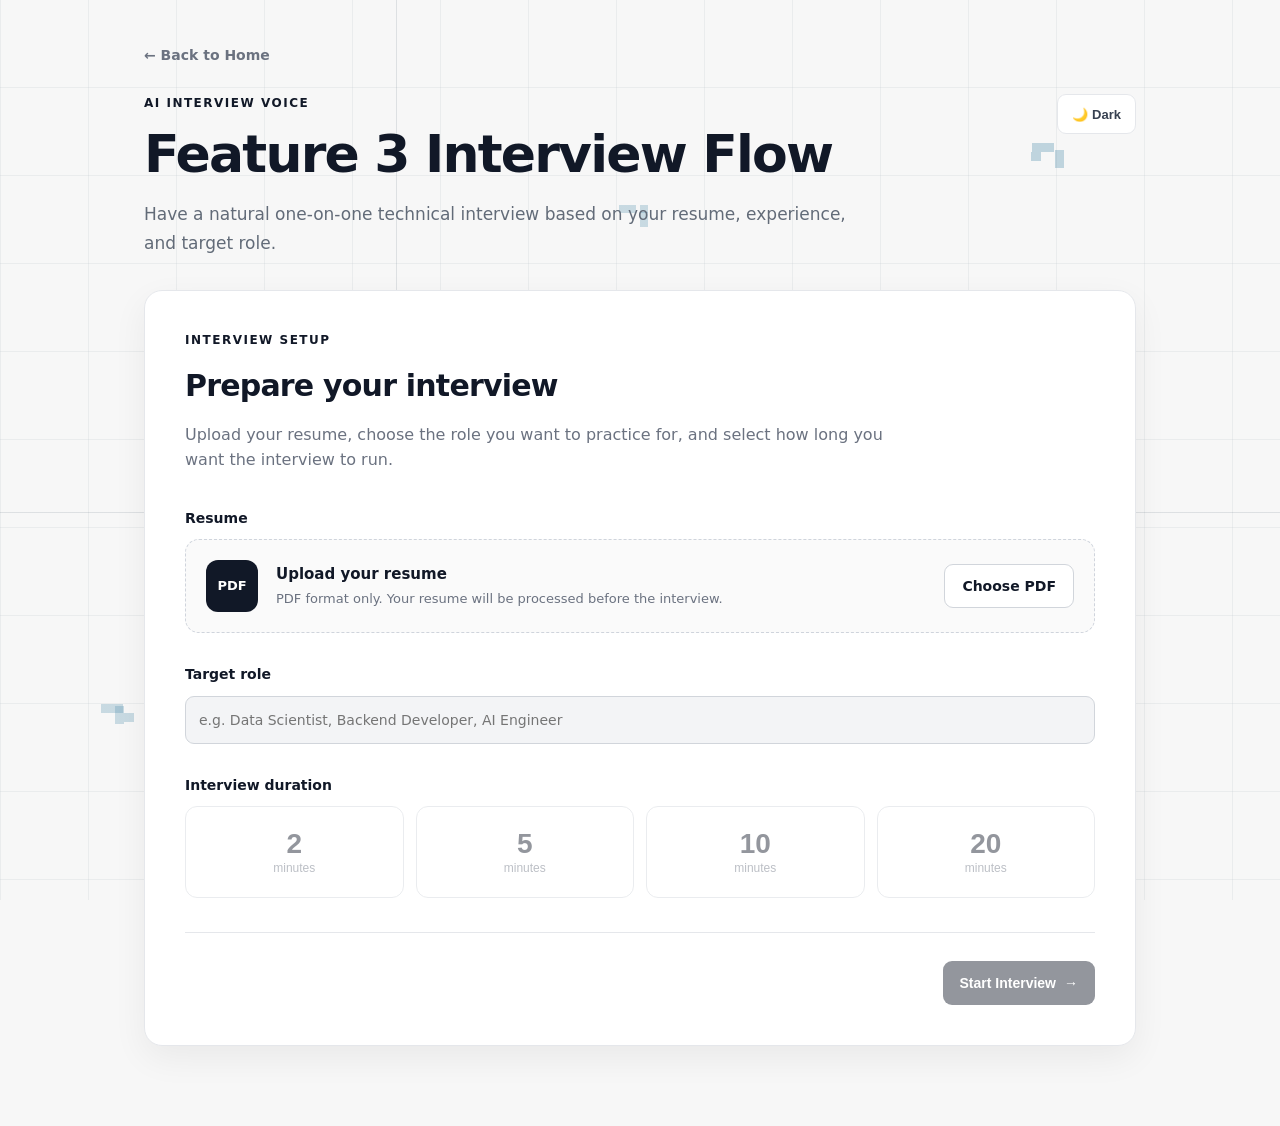
<file: frontend/voice/chat.html>
<!DOCTYPE html>
<html lang="en">

<head>

    <meta charset="UTF-8">

    <meta
        name="viewport"
        content="width=device-width, initial-scale=1.0"
    >

    <title>
        AI Interview — Voice
    </title>

    <link
        rel="stylesheet"
        href="chat.css"
    >
    <link rel="stylesheet" href="../background-effects.css">

</head>


<body>

<main class="chat-app">

    <!-- ================================================= -->
    <!-- HEADER -->
    <!-- ================================================= -->

    <header class="chat-header">

        <div class="header-left">

            <a
                href="index.html"
                class="back-button"
                id="backButton"
            >
                ←
            </a>


            <div class="interviewer-avatar">
                AI
            </div>


            <div class="header-info">

                <strong>
                    AI Interviewer
                </strong>

                <span id="roleLabel">
                    Technical Interview
                </span>

            </div>

        </div>


        <div class="header-right">

            <div
                class="timer"
                id="timer"
            >
                00:00
            </div>


            <button
                type="button"
                id="themeToggle"
                class="theme-toggle"
                aria-label="Toggle theme"
            >
                🌙
            </button>

        </div>

    </header>


    <!-- ================================================= -->
    <!-- INTERVIEW STATUS -->
    <!-- ================================================= -->

    <div
        id="interviewStatus"
        class="interview-status hidden"
    ></div>


    <!-- ================================================= -->
    <!-- CHAT AREA -->
    <!-- ================================================= -->

    <section
        id="chatMessages"
        class="chat-messages"
        aria-live="polite"
    >

        <!-- Messages are inserted by chat.js -->

    </section>


    <!-- ================================================= -->
    <!-- THINKING INDICATOR -->
    <!-- ================================================= -->

    <div
        id="thinkingIndicator"
        class="thinking-indicator hidden"
    >

        <div class="message-avatar">
            AI
        </div>

        <div class="thinking-bubble">

            <span></span>
            <span></span>
            <span></span>

        </div>

    </div>


    <!-- ================================================= -->
    <!-- COMPOSER -->
    <!-- ================================================= -->

    <section
        class="composer-area"
        id="composerArea"
    >

        <div
            class="voice-controls"
            id="voiceControls"
            data-state="ready"
        >

            <button
                type="button"
                id="microphoneButton"
                class="microphone-button"
                aria-label="Start speaking"
            >
                <span aria-hidden="true">🎙</span>
                <span id="microphoneButtonLabel">Start speaking</span>
            </button>

            <div class="voice-feedback">
                <strong id="voiceState">Ready</strong>
                <p id="voiceStatus" role="status" aria-live="polite">
                    Speak your answer or type it below.
                </p>
                <p id="transcriptPreview" class="transcript-preview hidden"></p>
            </div>

        </div>

        <div class="composer">

            <textarea
                id="messageInput"
                rows="1"
                placeholder="Type your answer..."
                autocomplete="off"
                maxlength="5000"
            ></textarea>


            <button
                type="button"
                id="sendButton"
                class="send-button"
                aria-label="Send message"
            >
                <span>
                    Send
                </span>

                <span>
                    →
                </span>
            </button>

        </div>


        <div class="composer-footer">

            <span>
                Keep your answers focused and conversational.
            </span>

            <span id="messageCounter">
                0 / 5000
            </span>

        </div>

    </section>


    <!-- ================================================= -->
    <!-- COMPLETION -->
    <!-- ================================================= -->

    <section
        id="completionPanel"
        class="completion-panel hidden"
    >

        <div class="completion-icon">
            ✓
        </div>


        <p class="eyebrow">
            INTERVIEW COMPLETE
        </p>


        <h1>
            Your interview is finished
        </h1>


        <p>
            Your conversation has been recorded.
            Let's generate your final interview report.
        </p>


        <button
            type="button"
            id="viewResultButton"
            class="result-button"
        >
            View Final Report
            <span>→</span>
        </button>

    </section>

</main>


<script>
    window.__clerk_publishable_key = 'YOUR_CLERK_PUBLISHABLE_KEY';
</script>
<script async crossorigin="anonymous" data-clerk-publishable-key="YOUR_CLERK_PUBLISHABLE_KEY" src="https://YOUR_CLERK_FRONTEND_API_DOMAIN/npm/@clerk/clerk-js@latest/dist/clerk.browser.js" type="text/javascript"></script>
<script src="../auth.js"></script>
<script src="chat.js"></script>
<script src="../background-effects.js"></script>

</body>

</html>
</file>
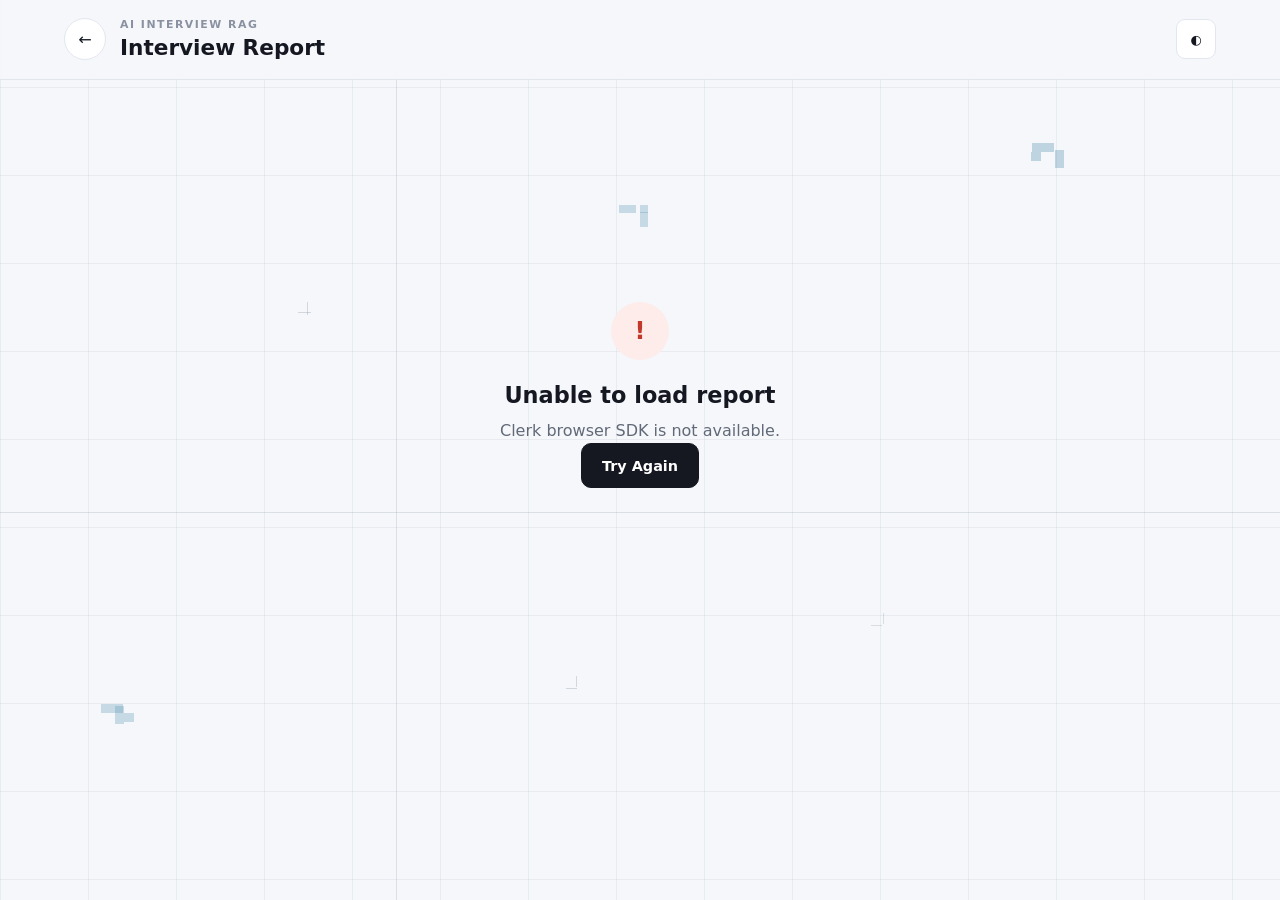
<file: frontend/voice/result.html>
<!DOCTYPE html>
<html lang="en">
<head>
    <meta charset="UTF-8">
    <meta name="viewport" content="width=device-width, initial-scale=1.0">

    <title>Interview Report | AI Interview Voice</title>

    <link rel="stylesheet" href="result.css">
    <link rel="stylesheet" href="../background-effects.css">
</head>

<body>

    <div class="page-shell">

        <!-- Header -->
        <header class="report-header">

            <div class="header-left">
                <button id="backButton" class="back-button">
                    ←
                </button>

                <div>
                    <p class="eyebrow">AI INTERVIEW RAG</p>
                    <h1>Interview Report</h1>
                </div>
            </div>

            <button id="themeToggle" class="theme-toggle">
                ◐
            </button>

        </header>


        <!-- Loading State -->
        <main id="loadingState" class="state-container">

            <div class="loader"></div>

            <h2>Preparing your report...</h2>

            <p>
                Analyzing your interview performance and generating your final assessment.
            </p>

        </main>


        <!-- Error State -->
        <main id="errorState" class="state-container hidden">

            <div class="state-icon error-icon">
                !
            </div>

            <h2>Unable to load report</h2>

            <p id="errorMessage">
                Something went wrong while loading your interview report.
            </p>

            <button id="retryButton" class="primary-button">
                Try Again
            </button>

        </main>


        <!-- Report -->
        <main id="reportContent" class="report-content hidden">

            <!-- Interview Summary -->
            <section class="summary-card">

                <div class="summary-info">

                    <span class="status-label">
                        INTERVIEW COMPLETED
                    </span>

                    <h2 id="reportTitle">
                        Technical Interview
                    </h2>

                    <p id="reportSubtitle">
                        Final assessment based on your interview conversation.
                    </p>

                </div>

                <div class="overall-score">

                    <span class="score-value" id="overallScore">
                        —
                    </span>

                    <span class="score-label">
                        Overall Score
                    </span>

                    <span class="score-scale">
                        / 10
                    </span>

                </div>

            </section>


            <!-- Performance Dimensions -->
            <section class="section">

                <div class="section-heading">
                    <p class="eyebrow">PERFORMANCE</p>
                    <h2>Interview Assessment</h2>
                </div>

                <div class="score-grid">

                    <article class="score-card">
                        <div class="score-card-top">
                            <h3>Technical Knowledge</h3>
                            <span id="technicalKnowledgeScore">—</span>
                        </div>

                        <div class="progress-track">
                            <div
                                id="technicalKnowledgeBar"
                                class="progress-fill"
                            ></div>
                        </div>
                    </article>


                    <article class="score-card">
                        <div class="score-card-top">
                            <h3>Role Relevance</h3>
                            <span id="roleRelevanceScore">—</span>
                        </div>

                        <div class="progress-track">
                            <div
                                id="roleRelevanceBar"
                                class="progress-fill"
                            ></div>
                        </div>
                    </article>


                    <article class="score-card">
                        <div class="score-card-top">
                            <h3>Problem Solving</h3>
                            <span id="problemSolvingScore">—</span>
                        </div>

                        <div class="progress-track">
                            <div
                                id="problemSolvingBar"
                                class="progress-fill"
                            ></div>
                        </div>
                    </article>


                    <article class="score-card">
                        <div class="score-card-top">
                            <h3>Communication</h3>
                            <span id="communicationScore">—</span>
                        </div>

                        <div class="progress-track">
                            <div
                                id="communicationBar"
                                class="progress-fill"
                            ></div>
                        </div>
                    </article>


                    <article class="score-card">
                        <div class="score-card-top">
                            <h3>Resume Understanding</h3>
                            <span id="resumeUnderstandingScore">—</span>
                        </div>

                        <div class="progress-track">
                            <div
                                id="resumeUnderstandingBar"
                                class="progress-fill"
                            ></div>
                        </div>
                    </article>

                </div>

            </section>


            <!-- Strengths / Weaknesses -->
            <section class="section">

                <div class="feedback-grid">

                    <article class="feedback-card">

                        <div class="feedback-heading">
                            <span class="feedback-icon">+</span>
                            <h2>Strengths</h2>
                        </div>

                        <ul id="strengthsList" class="feedback-list">
                        </ul>

                    </article>


                    <article class="feedback-card">

                        <div class="feedback-heading">
                            <span class="feedback-icon">−</span>
                            <h2>Areas to Improve</h2>
                        </div>

                        <ul id="weaknessesList" class="feedback-list">
                        </ul>

                    </article>

                </div>

            </section>


            <!-- Detailed Assessment -->
            <section class="section">

                <div class="section-heading">
                    <p class="eyebrow">DETAILED FEEDBACK</p>
                    <h2>Interview Analysis</h2>
                </div>

                <div class="analysis-card">

                    <div class="analysis-block">

                        <h3>Technical Assessment</h3>

                        <p id="technicalAssessment">
                            —
                        </p>

                    </div>


                    <div class="analysis-divider"></div>


                    <div class="analysis-block">

                        <h3>Overall Feedback</h3>

                        <p id="overallFeedback">
                            —
                        </p>

                    </div>

                </div>

            </section>


            <!-- Recommendation -->
            <section class="section">

                <div class="recommendation-card">

                    <div>
                        <p class="eyebrow">FINAL ASSESSMENT</p>
                        <h2>Interview Recommendation</h2>
                    </div>

                    <p id="recommendation">
                        —
                    </p>

                </div>

            </section>


            <!-- Bottom Actions -->
            <section class="report-actions">

                <button id="homeButton" class="secondary-button">
                    Back to Home
                </button>

                <button id="newInterviewButton" class="primary-button">
                    Start New Interview
                </button>

            </section>

        </main>

    </div>


    <script>
        window.__clerk_publishable_key = 'YOUR_CLERK_PUBLISHABLE_KEY';
    </script>
    <script async crossorigin="anonymous" data-clerk-publishable-key="YOUR_CLERK_PUBLISHABLE_KEY" src="https://YOUR_CLERK_FRONTEND_API_DOMAIN/npm/@clerk/clerk-js@latest/dist/clerk.browser.js" type="text/javascript"></script>
    <script src="../auth.js"></script>
<script src="result.js"></script>
<script src="../background-effects.js"></script>

</body>
</html>
</file>
<file: frontend/style.css>
/* =====================================================
   RESET
===================================================== */

* {
    box-sizing: border-box;
    margin: 0;
    padding: 0;
}

:root {
    --bg-body: #f7f7f7;
    --bg-surface: #ffffff;
    --border-subtle: #e5e7eb;
    --text-primary: #111827;
    --text-secondary: #5f6368;
    --primary: #374151;
}


body {

    font-family:
        Inter,
        ui-sans-serif,
        system-ui,
        -apple-system,
        BlinkMacSystemFont,
        "Segoe UI",
        sans-serif;

    background: #f7f7f7;

    color: #111827;

    min-height: 100vh;

    transition:
        background 0.2s ease,
        color 0.2s ease;
}

body {
    isolation: isolate;
}

body::before {
    content: "";

    position: fixed;
    inset: 0;
    z-index: -1;

    pointer-events: none;

    opacity: 0;

    background-image:
        repeating-linear-gradient(0deg, rgba(255, 255, 255, 0.035) 0 1px, transparent 1px 88px),
        repeating-linear-gradient(90deg, rgba(255, 255, 255, 0.035) 0 1px, transparent 1px 88px),
        linear-gradient(rgba(225, 230, 235, 0.11), rgba(225, 230, 235, 0.11)),
        linear-gradient(rgba(225, 230, 235, 0.11), rgba(225, 230, 235, 0.11)),
        linear-gradient(rgba(83, 145, 174, 0.34), rgba(83, 145, 174, 0.34)),
        linear-gradient(rgba(83, 145, 174, 0.34), rgba(83, 145, 174, 0.34)),
        linear-gradient(rgba(83, 145, 174, 0.34), rgba(83, 145, 174, 0.34)),
        linear-gradient(rgba(83, 145, 174, 0.3), rgba(83, 145, 174, 0.3)),
        linear-gradient(rgba(83, 145, 174, 0.3), rgba(83, 145, 174, 0.3)),
        linear-gradient(rgba(83, 145, 174, 0.3), rgba(83, 145, 174, 0.3)),
        linear-gradient(rgba(230, 236, 240, 0.15), rgba(230, 236, 240, 0.15)),
        linear-gradient(rgba(230, 236, 240, 0.15), rgba(230, 236, 240, 0.15)),
        linear-gradient(rgba(230, 236, 240, 0.12), rgba(230, 236, 240, 0.12)),
        linear-gradient(rgba(230, 236, 240, 0.12), rgba(230, 236, 240, 0.12));

    background-size:
        100% 88px,
        88px 100%,
        1px 100%,
        100% 1px,
        22px 9px,
        10px 9px,
        9px 18px,
        22px 9px,
        10px 9px,
        9px 18px,
        1px 13px,
        13px 1px,
        1px 11px,
        11px 1px;

    background-position:
        0 0,
        0 0,
        31% 0,
        0 57%,
        82% 16%,
        calc(82% - 10px) calc(16% + 9px),
        calc(82% + 13px) calc(16% + 9px),
        8% 79%,
        calc(8% + 22px) calc(79% + 9px),
        calc(8% + 13px) calc(79% + 9px),
        24% 34%,
        calc(24% - 6px) calc(34% + 6px),
        69% 69%,
        calc(69% - 5px) calc(69% + 5px);

    background-repeat:
        repeat,
        repeat,
        no-repeat,
        no-repeat,
        no-repeat,
        no-repeat,
        no-repeat,
        no-repeat,
        no-repeat,
        no-repeat,
        no-repeat,
        no-repeat,
        no-repeat,
        no-repeat;
}

body.dark-theme::before {
    opacity: 0.68;
}

@media (max-width: 600px) {
    body.dark-theme::before {
        opacity: 0.46;
    }
}


/* =====================================================
   MAIN CONTAINER
===================================================== */

.home-container {

    width: min(
        1100px,
        calc(100% - 40px)
    );

    margin: 0 auto;

    padding: 55px 0 35px;
}


/* =====================================================
   HEADER
===================================================== */

.home-header {

    display: flex;

    justify-content:
        space-between;

    align-items:
        center;

    gap: 40px;

    margin-bottom: 75px;
}

.home-header > div:last-child,
#auth-container {
    display: flex;

    align-items: center;

    gap: 12px;
}

.home-header > div:last-child {
    flex-shrink: 0;
}


.eyebrow {

    font-size: 12px;

    font-weight: 800;

    letter-spacing:
        1.5px;

    margin-bottom: 14px;
}


.home-header h1 {

    font-size: 56px;

    line-height: 1.08;

    letter-spacing:
        -2px;

    margin-bottom: 22px;
}


.home-subtitle {

    max-width: 650px;

    font-size: 18px;

    line-height: 1.7;

    color: #5f6368;
}


/* =====================================================
   THEME BUTTON
===================================================== */

.theme-toggle {

    display: inline-flex;

    align-items: center;

    justify-content: center;

    min-height: 40px;

    border: 1px solid #d1d5db;

    background: white;

    color: #111827;

    border-radius: 9px;

    padding: 0 14px;

    font-size: 13px;

    font-weight: 700;

    cursor: pointer;

    white-space: nowrap;

    transition:
        background 0.2s ease,
        border-color 0.2s ease,
        color 0.2s ease,
        transform 0.2s ease;
}


.theme-toggle:hover {

    transform:
        translateY(-1px);
}


/* =====================================================
   SECTION HEADING
===================================================== */

.features-section {

    margin-bottom: 70px;
}


.section-heading {

    margin-bottom: 30px;
}


.section-heading h2 {

    font-size: 30px;

    margin-bottom: 12px;

    letter-spacing:
        -0.5px;
}


.section-heading p:last-child {

    color: #6b7280;

    font-size: 16px;

    line-height: 1.6;
}


/* =====================================================
   FEATURE GRID
===================================================== */

.feature-grid {

    display: grid;

    grid-template-columns:
        repeat(2, 1fr);

    gap: 20px;
}


/* =====================================================
   FEATURE CARD
===================================================== */

.feature-card {

    display: flex;

    gap: 22px;

    background: white;

    border:
        1px solid #e5e7eb;

    border-radius: 16px;

    padding: 28px;

    min-height: 330px;

    transition:
        transform 0.2s ease,
        background 0.2s ease,
        box-shadow 0.2s ease,
        border-color 0.2s ease;
}

.feature-card[hidden] {
    display: none;
}


.feature-card.featured {

    border-color:
        #111827;

    grid-column:
        span 2;
}


/* =====================================================
   FEATURE ICON
===================================================== */

.feature-icon {

    width: 48px;

    height: 48px;

    min-width: 48px;

    display: flex;

    align-items: center;

    justify-content: center;

    border-radius: 12px;

    background: #111827;

    color: white;

    font-size: 12px;

    font-weight: 800;

    letter-spacing:
        0.5px;
}


/* =====================================================
   FEATURE CONTENT
===================================================== */

.feature-content {

    display: flex;

    flex-direction: column;

    align-items: flex-start;

    flex: 1;
}


.feature-status {

    font-size: 10px;

    font-weight: 800;

    letter-spacing:
        1.2px;

    margin-bottom: 10px;

    color: #111827;
}


.feature-status.coming-soon {

    color: #6b7280;
}


.feature-content h3 {

    font-size: 24px;

    margin-bottom: 12px;

    letter-spacing:
        -0.3px;
}


.feature-content p {

    color: #6b7280;

    font-size: 15px;

    line-height: 1.65;

    max-width: 620px;

    margin-bottom: 18px;
}


/* =====================================================
   FEATURE POINTS
===================================================== */

.feature-points {

    display: flex;

    flex-wrap: wrap;

    gap: 8px;

    margin-bottom: 24px;
}


.feature-points span {

    border:
        1px solid #e5e7eb;

    border-radius: 999px;

    padding:
        6px 10px;

    font-size: 12px;

    color: #4b5563;

    background: #fafafa;
}


/* =====================================================
   FEATURE BUTTON
===================================================== */

.feature-button {

    margin-top: auto;

    display: inline-flex;

    align-items: center;

    gap: 10px;

    text-decoration: none;

    border: none;

    border-radius: 9px;

    background: #111827;

    color: white;

    padding:
        12px 17px;

    font-size: 14px;

    font-weight: 700;

    cursor: pointer;

    transition:
        background 0.2s ease,
        opacity 0.2s ease;
}


.feature-button:hover {

    background: #272b33;
}

.feature-button:focus-visible,
.theme-toggle:focus-visible,
.home-link:focus-visible {
    outline: 2px solid currentColor;
    outline-offset: 3px;
}


.feature-button.disabled {

    background: #e5e7eb;

    color: #9ca3af;

    cursor:
        not-allowed;
}


/* =====================================================
   FOOTER
===================================================== */

.home-footer {

    padding-top: 30px;

    border-top:
        1px solid #e5e7eb;

    display: flex;

    justify-content:
        space-between;

    gap: 20px;

    color: #6b7280;

    font-size: 13px;
}


/* =====================================================
   DARK MODE
===================================================== */

body.dark-theme {

    background: #111111;

    color: #f5f5f5;

    --bg-body: #111111;
    --bg-surface: #191919;
    --border-subtle: #333333;
    --text-primary: #f5f5f5;
    --text-secondary: #b7b7b7;
    --primary: #f5f5f5;
}


body.dark-theme
.home-subtitle {

    color: #b7b7b7;
}


body.dark-theme
.section-heading p:last-child {

    color: #a1a1a1;
}


body.dark-theme
.feature-card {

    background: #191919;

    border-color: #333333;
}


body.dark-theme
.feature-card.featured {

    border-color: #666666;
}


body.dark-theme
.feature-content p {

    color: #b7b7b7;
}


body.dark-theme
.feature-points span {

    background: #222222;

    border-color: #333333;

    color: #c5c5c5;
}


body.dark-theme
.feature-status {

    color: #f5f5f5;
}


body.dark-theme
.feature-status.coming-soon {

    color: #999999;
}


body.dark-theme
.feature-button {

    background: #f5f5f5;

    color: #111111;
}


body.dark-theme
.feature-button.disabled {

    background: #333333;

    color: #777777;
}


body.dark-theme
.theme-toggle {

    background: #222222;

    border-color: #444444;

    color: #f5f5f5;
}


body.dark-theme
.home-footer {

    border-color: #333333;

    color: #999999;
}

.history-item {
    color: var(--text-primary);

    transition:
        background 0.2s ease,
        border-color 0.2s ease,
        box-shadow 0.2s ease;
}

.history-item:hover {
    background: #f3f4f6;
    border-color: #cbd0d8;
    box-shadow: 0 8px 22px rgba(0, 0, 0, 0.07);
}

.history-item h2 {
    color: var(--text-primary);
    font-size: 17px;
    font-weight: 700;
    line-height: 1.4;
}

.history-item-header {
    display: flex;
    justify-content: space-between;
    align-items: flex-start;
    gap: 1rem;
}

.history-item-header h2 {
    margin: 0;
}

.history-delete-button {
    flex-shrink: 0;
    padding: 8px 14px;
    border: 1px solid #b42318;
    border-radius: 8px;
    background: #b42318;
    color: #fff;
    font: inherit;
    cursor: pointer;
}

.history-delete-button:hover:not(:disabled) {
    background: #912018;
}

.history-delete-button:disabled {
    opacity: 0.6;
    cursor: not-allowed;
}

.history-summary {
    display: flex;
    flex-wrap: wrap;
    gap: 0.5rem 1.5rem;
    margin-top: 0.75rem;
    color: var(--text-secondary);
}

.history-message,
.history-delete-error {
    color: #b42318;
}

.history-message:empty,
.history-delete-error:empty {
    display: none;
}

.history-delete-backdrop {
    position: fixed;
    inset: 0;
    z-index: 1000;
    display: flex;
    align-items: center;
    justify-content: center;
    padding: 1rem;
    background: rgba(0, 0, 0, 0.55);
}

.history-delete-backdrop[hidden] {
    display: none;
}

.history-delete-dialog {
    width: min(100%, 480px);
    padding: 1.5rem;
    border: 1px solid var(--border-subtle);
    border-radius: 12px;
    background: var(--bg-surface);
    color: var(--text-primary);
    box-shadow: 0 18px 50px rgba(0, 0, 0, 0.25);
}

.history-delete-dialog h2 {
    margin-top: 0;
}

.history-delete-details {
    display: grid;
    gap: 0.5rem;
    margin: 1rem 0;
}

.history-delete-details > div {
    display: flex;
    gap: 0.5rem;
}

.history-delete-details dt {
    font-weight: 700;
}

.history-delete-details dd {
    margin: 0;
    overflow-wrap: anywhere;
}

.history-delete-warning {
    font-weight: 700;
}

.history-delete-actions {
    display: flex;
    justify-content: flex-end;
    gap: 0.75rem;
    margin-top: 1.25rem;
}

.history-details {
    color: var(--text-primary);
    line-height: 1.65;
}

.history-qa h3,
.history-eval h3 {
    margin-bottom: 12px;
    color: var(--text-primary);
    font-size: 15px;
}

.history-qa > div {
    padding: 12px 0;
    border-bottom: 1px solid var(--border-subtle);
}

.history-qa p {
    margin-top: 4px;
    color: var(--text-secondary);
    overflow-wrap: anywhere;
}

.role-bot {
    color: var(--primary);
}

.role-user {
    color: var(--text-primary);
}

body.dark-theme .history-item:hover {
    background: #242424;
    border-color: #505050;
    box-shadow: 0 8px 22px rgba(0, 0, 0, 0.25);
}

body.dark-theme .history-qa > div {
    border-color: #383838;
}


/* =====================================================
   RESPONSIVE
===================================================== */

@media (
    max-width: 800px
) {

    .home-header {

        flex-direction:
            column;

        align-items: flex-start;
    }


    .home-header h1 {

        font-size: 42px;
    }


    .feature-grid {

        grid-template-columns:
            1fr;
    }


    .feature-card.featured {

        grid-column:
            span 1;
    }

}


@media (
    max-width: 550px
) {

    .home-container {

        width:
            min(
                100% - 28px,
                1100px
            );

        padding-top: 35px;
    }


    .home-header {

        margin-bottom: 50px;
    }


    .home-header > div:last-child {

        width: 100%;
    }


    .home-header h1 {

        font-size: 36px;
    }


    .home-subtitle {

        font-size: 16px;
    }


    .feature-card {

        flex-direction:
            column;

        min-height:
            auto;
    }


    .home-footer {

        flex-direction:
            column;
    }

}

body.dark-theme
.feature-button:hover {

    background: #e5e5e5;
}

body.dark-theme .theme-toggle:hover {
    background: #303030;
    border-color: #555555;
}

body.dark-theme .home-header h1,
body.dark-theme .section-heading h2,
body.dark-theme .feature-content h3 {
    color: #f5f5f5;
}

body.dark-theme .feature-icon {
    background: #f5f5f5;
    color: #111111;
}

body.dark-theme .feature-points span {
    color: #d0d0d0;
}

body.dark-theme .feature-status.coming-soon {
    color: #a3a3a3;
}

body.dark-theme .feature-button.disabled {
    background: #303030;
    color: #a3a3a3;
}
</file>
<file: frontend/background-effects.css>
:root {
    --pixel-trail-blue: #3c94bd;
    --pixel-trail-bright: #60b2d4;
    --pixel-trail-shadow: rgba(49, 138, 179, 0.22);
}

body {
    --pixel-grid: rgba(47, 72, 92, 0.07);
    --pixel-axis: rgba(57, 80, 98, 0.16);
    --pixel-blue: rgba(55, 126, 161, 0.34);
    --pixel-blue-muted: rgba(55, 126, 161, 0.29);
    --pixel-mark: rgba(57, 80, 98, 0.22);
    --pixel-mark-muted: rgba(57, 80, 98, 0.18);
}

body.dark-theme,
body.dark {
    --pixel-grid: rgba(255, 255, 255, 0.055);
    --pixel-axis: rgba(225, 230, 235, 0.16);
    --pixel-blue: rgba(83, 145, 174, 0.41);
    --pixel-blue-muted: rgba(83, 145, 174, 0.36);
    --pixel-mark: rgba(230, 236, 240, 0.21);
    --pixel-mark-muted: rgba(230, 236, 240, 0.17);
    --pixel-trail-blue: #65b2d0;
    --pixel-trail-bright: #93d7e9;
    --pixel-trail-shadow: rgba(86, 177, 215, 0.3);
}

body::before {
    opacity: 0.84;

    background-image:
        repeating-linear-gradient(0deg, var(--pixel-grid) 0 1px, transparent 1px 88px),
        repeating-linear-gradient(90deg, var(--pixel-grid) 0 1px, transparent 1px 88px),
        linear-gradient(var(--pixel-axis), var(--pixel-axis)),
        linear-gradient(var(--pixel-axis), var(--pixel-axis)),
        linear-gradient(var(--pixel-blue), var(--pixel-blue)),
        linear-gradient(var(--pixel-blue), var(--pixel-blue)),
        linear-gradient(var(--pixel-blue), var(--pixel-blue)),
        linear-gradient(var(--pixel-blue-muted), var(--pixel-blue-muted)),
        linear-gradient(var(--pixel-blue-muted), var(--pixel-blue-muted)),
        linear-gradient(var(--pixel-blue-muted), var(--pixel-blue-muted)),
        linear-gradient(var(--pixel-mark), var(--pixel-mark)),
        linear-gradient(var(--pixel-mark), var(--pixel-mark)),
        linear-gradient(var(--pixel-mark-muted), var(--pixel-mark-muted)),
        linear-gradient(var(--pixel-mark-muted), var(--pixel-mark-muted)),
        linear-gradient(var(--pixel-blue-muted), var(--pixel-blue-muted)),
        linear-gradient(var(--pixel-blue-muted), var(--pixel-blue-muted)),
        linear-gradient(var(--pixel-blue-muted), var(--pixel-blue-muted)),
        linear-gradient(var(--pixel-mark), var(--pixel-mark)),
        linear-gradient(var(--pixel-mark), var(--pixel-mark));

    background-size:
        100% 88px,
        88px 100%,
        1px 100%,
        100% 1px,
        22px 9px,
        10px 9px,
        9px 18px,
        22px 9px,
        10px 9px,
        9px 18px,
        1px 13px,
        13px 1px,
        1px 11px,
        11px 1px,
        17px 8px,
        8px 8px,
        8px 15px,
        1px 11px,
        11px 1px;

    background-position:
        0 0,
        0 0,
        31% 0,
        0 57%,
        82% 16%,
        calc(82% - 10px) calc(16% + 9px),
        calc(82% + 13px) calc(16% + 9px),
        8% 79%,
        calc(8% + 22px) calc(79% + 9px),
        calc(8% + 13px) calc(79% + 9px),
        24% 34%,
        calc(24% - 6px) calc(34% + 6px),
        69% 69%,
        calc(69% - 5px) calc(69% + 5px),
        49% 23%,
        calc(49% + 17px) 23%,
        calc(49% + 17px) calc(23% + 8px),
        45% 76%,
        calc(45% - 5px) calc(76% + 5px);

    background-repeat:
        repeat,
        repeat,
        no-repeat,
        no-repeat,
        no-repeat,
        no-repeat,
        no-repeat,
        no-repeat,
        no-repeat,
        no-repeat,
        no-repeat,
        no-repeat,
        no-repeat,
        no-repeat,
        no-repeat,
        no-repeat,
        no-repeat,
        no-repeat,
        no-repeat;
}

body.dark-theme::before,
body.dark::before {
    opacity: 0.76;
}

.background-pixel-trail {
    position: fixed;
    inset: 0;
    z-index: -1;

    overflow: hidden;

    pointer-events: none;
}

.background-pixel {
    position: absolute;

    top: 0;
    left: 0;

    width: 14px;
    height: 14px;

    margin: -3.5px 0 0 -3.5px;

    background: var(--pixel-trail-blue);

    opacity: 0;

    transform: translate3d(-100px, -100px, 0);

    will-change: transform, opacity;
}

.background-pixel.is-newest {
    background: var(--pixel-trail-bright);
}

@media (hover: none), (pointer: coarse) {
    .background-pixel-trail {
        display: none;
    }
}
</file>
<file: frontend/chat/style.css>
/* =========================================================
   AI INTERVIEW CHAT
   Feature 2 setup page
   ========================================================= */

* {
    box-sizing: border-box;
}


html {
    scroll-behavior: smooth;
}


body {
    margin: 0;
    min-height: 100vh;

    background: #f7f7f7;
    color: #111827;

    font-family:
        Inter,
        ui-sans-serif,
        system-ui,
        -apple-system,
        BlinkMacSystemFont,
        "Segoe UI",
        sans-serif;

    line-height: 1.6;

    transition:
        background 0.2s ease,
        color 0.2s ease;
}

body {
    isolation: isolate;
}

body::before {
    content: "";

    position: fixed;
    inset: 0;
    z-index: -1;

    pointer-events: none;

    opacity: 0;

    background-image:
        repeating-linear-gradient(0deg, rgba(255, 255, 255, 0.035) 0 1px, transparent 1px 88px),
        repeating-linear-gradient(90deg, rgba(255, 255, 255, 0.035) 0 1px, transparent 1px 88px),
        linear-gradient(rgba(225, 230, 235, 0.11), rgba(225, 230, 235, 0.11)),
        linear-gradient(rgba(225, 230, 235, 0.11), rgba(225, 230, 235, 0.11)),
        linear-gradient(rgba(83, 145, 174, 0.34), rgba(83, 145, 174, 0.34)),
        linear-gradient(rgba(83, 145, 174, 0.34), rgba(83, 145, 174, 0.34)),
        linear-gradient(rgba(83, 145, 174, 0.34), rgba(83, 145, 174, 0.34)),
        linear-gradient(rgba(83, 145, 174, 0.3), rgba(83, 145, 174, 0.3)),
        linear-gradient(rgba(83, 145, 174, 0.3), rgba(83, 145, 174, 0.3)),
        linear-gradient(rgba(83, 145, 174, 0.3), rgba(83, 145, 174, 0.3)),
        linear-gradient(rgba(230, 236, 240, 0.15), rgba(230, 236, 240, 0.15)),
        linear-gradient(rgba(230, 236, 240, 0.15), rgba(230, 236, 240, 0.15)),
        linear-gradient(rgba(230, 236, 240, 0.12), rgba(230, 236, 240, 0.12)),
        linear-gradient(rgba(230, 236, 240, 0.12), rgba(230, 236, 240, 0.12));

    background-size:
        100% 88px,
        88px 100%,
        1px 100%,
        100% 1px,
        22px 9px,
        10px 9px,
        9px 18px,
        22px 9px,
        10px 9px,
        9px 18px,
        1px 13px,
        13px 1px,
        1px 11px,
        11px 1px;

    background-position:
        0 0,
        0 0,
        31% 0,
        0 57%,
        82% 16%,
        calc(82% - 10px) calc(16% + 9px),
        calc(82% + 13px) calc(16% + 9px),
        8% 79%,
        calc(8% + 22px) calc(79% + 9px),
        calc(8% + 13px) calc(79% + 9px),
        24% 34%,
        calc(24% - 6px) calc(34% + 6px),
        69% 69%,
        calc(69% - 5px) calc(69% + 5px);

    background-repeat:
        repeat,
        repeat,
        no-repeat,
        no-repeat,
        no-repeat,
        no-repeat,
        no-repeat,
        no-repeat,
        no-repeat,
        no-repeat,
        no-repeat,
        no-repeat,
        no-repeat,
        no-repeat;
}

body.dark-theme::before {
    opacity: 0.68;
}

@media (max-width: 600px) {
    body.dark-theme::before {
        opacity: 0.46;
    }
}


/* =========================================================
   APP
   ========================================================= */

.app {
    width: 100%;
    max-width: 1040px;

    margin: 0 auto;

    padding: 42px 24px 80px;
}


/* =========================================================
   HEADER
   ========================================================= */

.header {
    margin-bottom: 32px;
}


.home-link {
    display: inline-block;

    margin-bottom: 28px;

    color: #6b7280;

    font-size: 14px;
    font-weight: 650;

    text-decoration: none;

    transition:
        color 0.2s ease,
        transform 0.2s ease;
}


.home-link:hover {
    color: #111827;

    transform:
        translateX(-2px);
}


.header-row {
    display: flex;

    align-items: flex-start;
    justify-content: space-between;

    gap: 32px;
}


.eyebrow {
    margin: 0 0 12px;

    color: #111827;

    font-size: 12px;
    font-weight: 800;

    letter-spacing: 1.5px;

    text-transform: uppercase;
}


.header h1 {
    margin: 0;

    max-width: 780px;

    font-size:
        clamp(34px, 5vw, 52px);

    font-weight: 750;

    letter-spacing: -1.8px;

    line-height: 1.08;
}


.subtitle {
    margin: 18px 0 0;

    max-width: 720px;

    color: #626b78;

    font-size: 17px;

    line-height: 1.7;
}


/* =========================================================
   THEME TOGGLE
   ========================================================= */

.theme-toggle {
    flex-shrink: 0;

    display: inline-flex;

    align-items: center;

    justify-content: center;

    height: 40px;

    min-height: 40px;

    padding: 0 14px;

    background: #ffffff;

    border: 1px solid #e5e7eb;

    border-radius: 9px;

    color: #374151;

    font-size: 13px;
    font-weight: 700;

    cursor: pointer;

    transition:
        background 0.2s ease,
        border-color 0.2s ease,
        color 0.2s ease,
        transform 0.2s ease;
}


/* =========================================================
   CARD
   ========================================================= */

.card {
    background: #ffffff;

    border: 1px solid #e5e7eb;

    border-radius: 18px;

    padding: 40px;

    box-shadow:
        0 12px 35px
        rgba(0, 0, 0, 0.06);
}


.section-heading {
    margin-bottom: 34px;
}


.section-heading h2 {
    margin: 0;

    font-size: 30px;

    letter-spacing: -0.8px;
}


.section-heading p:last-child {
    max-width: 700px;

    margin: 12px 0 0;

    color: #6b7280;
}


/* =========================================================
   STATUS
   ========================================================= */

.status {
    margin-bottom: 24px;

    padding: 14px 16px;

    background: #f3f4f6;

    border: 1px solid #e5e7eb;

    border-radius: 10px;

    color: #374151;

    font-size: 14px;
}


.status.hidden {
    display: none;
}


/* =========================================================
   SETUP BLOCK
   ========================================================= */

.setup-block {
    margin-top: 30px;
}


.field-label {
    display: block;

    margin-bottom: 10px;

    color: #111827;

    font-size: 14px;
    font-weight: 750;
}


/* =========================================================
   UPLOAD
   ========================================================= */

.upload-box {
    display: flex;

    align-items: center;

    gap: 18px;

    padding: 20px;

    background: #fafafa;

    border: 1px dashed #cfd4dc;

    border-radius: 14px;

    transition:
        border-color 0.2s ease,
        background 0.2s ease;
}


.upload-icon {
    display: flex;

    align-items: center;
    justify-content: center;

    width: 52px;
    height: 52px;

    flex-shrink: 0;

    background: #111827;

    border-radius: 12px;

    color: #ffffff;

    font-size: 13px;
    font-weight: 800;
}


.upload-content {
    display: flex;

    flex-direction: column;

    gap: 3px;

    flex: 1;
}


.upload-content strong {
    font-size: 15px;
}


.upload-content span {
    color: #6b7280;

    font-size: 13px;
}


.upload-box.locked {
    border-style: solid;

    background: #f0fdf4;
}


.upload-box.locked .upload-icon {
    background: #166534;
}


.upload-box.locked .secondary-button {
    pointer-events: none;

    opacity: 0.55;
}


/* =========================================================
   BUTTONS
   ========================================================= */

.button {
    display: inline-flex;

    align-items: center;
    justify-content: center;

    gap: 8px;

    min-height: 44px;

    padding: 10px 17px;

    border: 0;

    border-radius: 9px;

    font-size: 14px;
    font-weight: 750;

    text-decoration: none;

    cursor: pointer;

    transition:
        transform 0.15s ease,
        opacity 0.15s ease,
        background 0.15s ease;
}


.button:hover:not(:disabled) {
    transform:
        translateY(-1px);
}


.button:disabled {
    cursor: not-allowed;

    opacity: 0.45;
}


.primary-button {
    background: #111827;

    color: #ffffff;
}


.secondary-button {
    background: #ffffff;

    border: 1px solid #d1d5db;

    color: #111827;
}


/* =========================================================
   PROFILE
   ========================================================= */

.profile {
    margin-top: 34px;

    padding: 26px;

    background: #fafafa;

    border: 1px solid #e5e7eb;

    border-radius: 14px;
}


.profile.hidden {
    display: none;
}


.profile-header {
    display: flex;

    align-items: center;
    justify-content: space-between;

    gap: 20px;

    margin-bottom: 22px;
}


.profile-header .eyebrow {
    margin-bottom: 5px;
}


.profile-header h3 {
    margin: 0;

    font-size: 22px;
}


.success-badge {
    padding: 5px 10px;

    background: #dcfce7;

    border-radius: 999px;

    color: #166534;

    font-size: 12px;
    font-weight: 800;
}


.profile-grid {
    display: grid;

    grid-template-columns:
        repeat(2, minmax(0, 1fr));

    gap: 18px;
}


.profile-item {
    min-width: 0;

    padding: 16px;

    background: #ffffff;

    border: 1px solid #e5e7eb;

    border-radius: 10px;
}


.profile-item.full {
    grid-column: 1 / -1;
}


.profile-label {
    display: block;

    margin-bottom: 5px;

    color: #6b7280;

    font-size: 12px;
    font-weight: 750;

    text-transform: uppercase;

    letter-spacing: 0.5px;
}


.profile-item p {
    margin: 0;

    color: #374151;

    font-size: 14px;
}


/* =========================================================
   FIELDS
   ========================================================= */

.field {
    width: 100%;

    min-height: 48px;

    padding: 11px 13px;

    background: #ffffff;

    border: 1px solid #d1d5db;

    border-radius: 9px;

    color: #111827;

    font-family: inherit;

    font-size: 14px;

    outline: none;

    transition:
        border-color 0.2s ease,
        box-shadow 0.2s ease;
}


.field:focus {
    border-color: #111827;

    box-shadow:
        0 0 0 3px
        rgba(17, 24, 39, 0.08);
}


.field:disabled {
    background: #f3f4f6;

    color: #9ca3af;

    cursor: not-allowed;
}


.hidden {
    display: none !important;
}


/* =========================================================
   DURATION
   ========================================================= */

.duration-grid {
    display: grid;

    grid-template-columns:
        repeat(4, minmax(0, 1fr));

    gap: 12px;
}


.duration-option {
    min-height: 92px;

    padding: 16px;

    background: #ffffff;

    border: 1px solid #d1d5db;

    border-radius: 12px;

    color: #111827;

    cursor: pointer;

    transition:
        border-color 0.2s ease,
        background 0.2s ease,
        transform 0.15s ease;
}


.duration-option:hover:not(:disabled) {
    transform:
        translateY(-1px);

    border-color: #9ca3af;
}


.duration-option strong {
    display: block;

    font-size: 28px;

    line-height: 1.1;
}


.duration-option span {
    color: #6b7280;

    font-size: 12px;
}


.duration-option.selected {
    background: #111827;

    border-color: #111827;

    color: #ffffff;
}


.duration-option.selected span {
    color: #d1d5db;
}


.duration-option:disabled {
    cursor: not-allowed;

    opacity: 0.45;
}


/* =========================================================
   START
   ========================================================= */

.start-area {
    display: flex;

    justify-content: flex-end;

    margin-top: 34px;

    padding-top: 28px;

    border-top: 1px solid #e5e7eb;
}


/* =========================================================
   STARTED
   ========================================================= */

.started-header {
    display: flex;

    align-items: center;
    justify-content: space-between;

    gap: 20px;
}


.started-header h2 {
    margin: 0;

    font-size: 30px;

    letter-spacing: -0.7px;
}


.timer-preview {
    min-width: 120px;

    padding: 14px 16px;

    background: #f3f4f6;

    border: 1px solid #e5e7eb;

    border-radius: 10px;

    text-align: center;
}


.timer-preview span {
    display: block;

    color: #6b7280;

    font-size: 11px;

    font-weight: 750;

    text-transform: uppercase;
}


.timer-preview strong {
    display: block;

    margin-top: 2px;

    font-size: 20px;
}


.opening-message {
    margin-top: 32px;

    padding: 22px;

    background: #f3f4f6;

    border-radius: 14px;

    border: 1px solid #e5e7eb;
}


.message-label {
    display: block;

    margin-bottom: 8px;

    color: #6b7280;

    font-size: 11px;
    font-weight: 800;

    letter-spacing: 1px;
}


.opening-message p {
    margin: 0;

    color: #1f2937;

    font-size: 16px;

    line-height: 1.7;
}


.next-step {
    margin-top: 28px;

    display: flex;

    align-items: center;
    justify-content: space-between;

    gap: 20px;

    padding-top: 24px;

    border-top: 1px solid #e5e7eb;
}


.next-step p {
    margin: 0;

    color: #6b7280;

    font-size: 14px;
}


/* =========================================================
   DARK MODE
   ========================================================= */

body.dark-theme {
    background: #111111;

    color: #f3f4f6;
}


body.dark-theme .header h1,
body.dark-theme .section-heading h2,
body.dark-theme .profile-header h3,
body.dark-theme .started-header h2 {
    color: #f9fafb;
}


body.dark-theme .eyebrow,
body.dark-theme .field-label {
    color: #f3f4f6;
}


body.dark-theme .subtitle,
body.dark-theme .section-heading p:last-child {
    color: #9ca3af;
}


body.dark-theme .card {
    background: #1a1a1a;

    border-color: #303030;

    box-shadow:
        0 12px 35px
        rgba(0, 0, 0, 0.25);
}


body.dark-theme .theme-toggle,
body.dark-theme .secondary-button,
body.dark-theme .duration-option,
body.dark-theme .field {
    background: #222222;

    border-color: #3a3a3a;

    color: #f3f4f6;
}


body.dark-theme .theme-toggle {
    color: #f3f4f6;
}


body.dark-theme .status,
body.dark-theme .upload-box,
body.dark-theme .profile,
body.dark-theme .profile-item,
body.dark-theme .opening-message,
body.dark-theme .timer-preview {
    background: #222222;

    border-color: #363636;
}


body.dark-theme .upload-content span,
body.dark-theme .profile-label,
body.dark-theme .profile-item p,
body.dark-theme .next-step p,
body.dark-theme .timer-preview span,
body.dark-theme .duration-option span {
    color: #9ca3af;
}


body.dark-theme .profile-item {
    background: #1d1d1d;
}


body.dark-theme .opening-message p {
    color: #e5e7eb;
}


body.dark-theme .start-area,
body.dark-theme .next-step {
    border-color: #303030;
}


body.dark-theme .primary-button {
    background: #f3f4f6;

    color: #111111;
}


body.dark-theme .duration-option.selected {
    background: #f3f4f6;

    border-color: #f3f4f6;

    color: #111111;
}


body.dark-theme .duration-option.selected span {
    color: #4b5563;
}


body.dark-theme .upload-box.locked {
    background: #17251b;

    border-color: #285936;
}


/* =========================================================
   RESPONSIVE
   ========================================================= */

@media (max-width: 760px) {

    .app {
        padding:
            28px 16px 60px;
    }


    .card {
        padding: 26px 20px;
    }


    .header-row {
        flex-direction: column;
    }


    .theme-toggle {
        align-self: flex-start;
    }


    .upload-box {
        align-items: flex-start;

        flex-wrap: wrap;
    }


    .upload-content {
        min-width: 180px;
    }


    .profile-grid {
        grid-template-columns: 1fr;
    }


    .profile-item.full {
        grid-column: auto;
    }


    .duration-grid {
        grid-template-columns:
            repeat(2, minmax(0, 1fr));
    }


    .start-area {
        justify-content: stretch;
    }


    .start-area .button {
        width: 100%;
    }


    .started-header {
        align-items: flex-start;

        flex-direction: column;
    }


    .timer-preview {
        width: 100%;
    }


    .next-step {
        align-items: stretch;

        flex-direction: column;
    }


    .next-step .button {
        width: 100%;
    }

}
</file>
<file: frontend/interview/style.css>
/* =========================================================
   AI INTERVIEW RAG — INTERVIEW PAGE
   Light mode = default
   Dark mode = body.dark-theme
   ========================================================= */

* {
    box-sizing: border-box;
}

html {
    scroll-behavior: smooth;
}

body {
    margin: 0;
    min-height: 100vh;

    background: #f7f7f7;
    color: #111827;

    font-family:
        Inter,
        ui-sans-serif,
        system-ui,
        -apple-system,
        BlinkMacSystemFont,
        "Segoe UI",
        sans-serif;

    line-height: 1.6;

    transition:
        background 0.2s ease,
        color 0.2s ease;
}

body {
    isolation: isolate;
}

body::before {
    content: "";

    position: fixed;
    inset: 0;
    z-index: -1;

    pointer-events: none;

    opacity: 0;

    background-image:
        repeating-linear-gradient(0deg, rgba(255, 255, 255, 0.035) 0 1px, transparent 1px 88px),
        repeating-linear-gradient(90deg, rgba(255, 255, 255, 0.035) 0 1px, transparent 1px 88px),
        linear-gradient(rgba(225, 230, 235, 0.11), rgba(225, 230, 235, 0.11)),
        linear-gradient(rgba(225, 230, 235, 0.11), rgba(225, 230, 235, 0.11)),
        linear-gradient(rgba(83, 145, 174, 0.34), rgba(83, 145, 174, 0.34)),
        linear-gradient(rgba(83, 145, 174, 0.34), rgba(83, 145, 174, 0.34)),
        linear-gradient(rgba(83, 145, 174, 0.34), rgba(83, 145, 174, 0.34)),
        linear-gradient(rgba(83, 145, 174, 0.3), rgba(83, 145, 174, 0.3)),
        linear-gradient(rgba(83, 145, 174, 0.3), rgba(83, 145, 174, 0.3)),
        linear-gradient(rgba(83, 145, 174, 0.3), rgba(83, 145, 174, 0.3)),
        linear-gradient(rgba(230, 236, 240, 0.15), rgba(230, 236, 240, 0.15)),
        linear-gradient(rgba(230, 236, 240, 0.15), rgba(230, 236, 240, 0.15)),
        linear-gradient(rgba(230, 236, 240, 0.12), rgba(230, 236, 240, 0.12)),
        linear-gradient(rgba(230, 236, 240, 0.12), rgba(230, 236, 240, 0.12));

    background-size:
        100% 88px,
        88px 100%,
        1px 100%,
        100% 1px,
        22px 9px,
        10px 9px,
        9px 18px,
        22px 9px,
        10px 9px,
        9px 18px,
        1px 13px,
        13px 1px,
        1px 11px,
        11px 1px;

    background-position:
        0 0,
        0 0,
        31% 0,
        0 57%,
        82% 16%,
        calc(82% - 10px) calc(16% + 9px),
        calc(82% + 13px) calc(16% + 9px),
        8% 79%,
        calc(8% + 22px) calc(79% + 9px),
        calc(8% + 13px) calc(79% + 9px),
        24% 34%,
        calc(24% - 6px) calc(34% + 6px),
        69% 69%,
        calc(69% - 5px) calc(69% + 5px);

    background-repeat:
        repeat,
        repeat,
        no-repeat,
        no-repeat,
        no-repeat,
        no-repeat,
        no-repeat,
        no-repeat,
        no-repeat,
        no-repeat,
        no-repeat,
        no-repeat,
        no-repeat,
        no-repeat;
}

body.dark-theme::before {
    opacity: 0.68;
}

@media (max-width: 600px) {
    body.dark-theme::before {
        opacity: 0.46;
    }
}


/* =========================================================
   MAIN PAGE
========================================================= */

.app {
    width: 100%;
    max-width: 1040px;

    margin: 0 auto;

    padding: 42px 24px 80px;
}

.card {
    background: #ffffff;

    border: 1px solid #e5e7eb;

    border-radius: 14px;

    padding: 48px;

    box-shadow:
        0 12px 35px
        rgba(0, 0, 0, 0.06);

    transition:
        background 0.2s ease,
        border-color 0.2s ease,
        box-shadow 0.2s ease;
}


/* =========================================================
   HEADER
========================================================= */

.header {
    position: relative;

    margin-bottom: 38px;
}

.header-top {
    display: flex;

    align-items: center;

    justify-content: space-between;

    gap: 16px;

    margin-bottom: 10px;
}

.header-top .eyebrow {
    margin: 0;
}

.theme-toggle {
    display: inline-flex;

    align-items: center;

    justify-content: center;

    min-height: 40px;

    padding: 0 14px;

    border: 1px solid #d1d5db;

    border-radius: 9px;

    background: #ffffff;

    color: #374151;

    font-size: 13px;

    font-weight: 700;

    white-space: nowrap;
}

.eyebrow {
    margin: 0 0 14px;

    color: #111827;

    font-size: 13px;

    font-weight: 800;

    letter-spacing: 1.5px;

    text-transform: uppercase;
}

.header h1 {
    margin: 0;

    max-width: 800px;

    color: #111827;

    font-size:
        clamp(38px, 5vw, 54px);

    font-weight: 750;

    letter-spacing: -1.8px;

    line-height: 1.05;
}

.subtitle {
    margin: 18px 0 0;

    max-width: 760px;

    color: #5f6368;

    font-size: 17px;

    line-height: 1.7;
}


/* =========================================================
   HOME LINK
========================================================= */

.home-link {
    display: inline-block;

    margin-bottom: 28px;

    color: #5f6368;

    font-size: 14px;

    font-weight: 600;

    text-decoration: none;

    transition:
        color 0.2s ease,
        transform 0.2s ease;
}

.home-link:hover {
    color: #111827;

    transform:
        translateX(-2px);
}


/* =========================================================
   STATUS
========================================================= */

.status {
    margin: 24px 0 28px;

    padding: 14px 16px;

    background: #f3f4f6;

    border: 1px solid #e5e7eb;

    border-radius: 9px;

    color: #374151;

    font-size: 14px;

    line-height: 1.5;
}

.status.hidden {
    display: none;
}


/* =========================================================
   LABELS
========================================================= */

label,
.file-label {
    display: block;

    color: #111827;

    font-size: 14px;

    font-weight: 700;
}

.file-label {
    margin-bottom: 12px;
}

.file-title {
    display: block;

    margin-bottom: 3px;

    color: #111827;

    font-size: 16px;

    font-weight: 750;
}

.file-description {
    display: block;

    color: #6b7280;

    font-size: 14px;

    font-weight: 400;
}

#resumeForm {
    display: grid;

    grid-template-columns: minmax(0, 1fr) auto;

    align-items: end;

    gap: 14px;

    padding: 22px;

    background: #fafafa;

    border: 1px solid #e5e7eb;

    border-radius: 12px;
}

#resumeForm .file-label {
    grid-column: 1 / -1;

    margin: 0;
}


/* =========================================================
   FILE UPLOAD
========================================================= */

input[type="file"] {
    display: block;

    width: 100%;

    min-height: 54px;

    margin-top: 0;

    padding: 8px;

    background: #fafafa;

    border: 1px solid #d1d5db;

    border-radius: 9px;

    color: #374151;

    font-family: inherit;

    font-size: 14px;

    cursor: pointer;

    transition:
        border-color 0.2s ease,
        background 0.2s ease,
        box-shadow 0.2s ease;
}

input[type="file"]:hover {
    background: #ffffff;

    border-color: #9ca3af;
}

input[type="file"]:focus {
    outline: none;

    border-color: #6b7280;

    box-shadow:
        0 0 0 3px
        rgba(107, 114, 128, 0.1);
}

input[type="file"]::file-selector-button {
    margin-right: 12px;

    padding: 9px 14px;

    border: 0;

    border-radius: 7px;

    background: #111827;

    color: #ffffff;

    font-family: inherit;

    font-size: 13px;

    font-weight: 700;

    cursor: pointer;

    transition:
        background 0.2s ease,
        transform 0.2s ease;
}

input[type="file"]::file-selector-button:hover {
    background: #272b33;

    transform:
        translateY(-1px);
}


/* =========================================================
   TEXT INPUT
========================================================= */

input[type="text"],
textarea {
    width: 100%;

    background: #ffffff;

    border: 1px solid #d1d5db;

    border-radius: 9px;

    color: #111827;

    font-family: inherit;

    font-size: 15px;

    transition:
        border-color 0.2s ease,
        background 0.2s ease,
        box-shadow 0.2s ease;
}

input[type="text"] {
    height: 54px;

    margin-top: 10px;

    padding: 0 15px;
}

input[type="text"]::placeholder,
textarea::placeholder {
    color: #9ca3af;
}

input[type="text"]:focus,
textarea:focus {
    outline: none;

    background: #ffffff;

    border-color: #6b7280;

    box-shadow:
        0 0 0 3px
        rgba(107, 114, 128, 0.1);
}


/* =========================================================
   BUTTONS
========================================================= */

button {
    min-height: 50px;

    padding: 0 22px;

    border: 1px solid #111827;

    border-radius: 9px;

    background: #111827;

    color: #ffffff;

    font-family: inherit;

    font-size: 14px;

    font-weight: 750;

    cursor: pointer;

    transition:
        background 0.2s ease,
        border-color 0.2s ease,
        transform 0.2s ease,
        box-shadow 0.2s ease,
        opacity 0.2s ease;
}

button:hover:not(:disabled) {
    background: #272b33;

    border-color: #272b33;

    transform:
        translateY(-1px);

    box-shadow:
        0 7px 20px
        rgba(0, 0, 0, 0.12);
}

button:active:not(:disabled) {
    transform:
        translateY(0);
}

button:disabled {
    cursor: not-allowed;

    opacity: 0.48;

    transform: none;

    box-shadow: none;
}


/* Upload button */

#uploadButton {
    width: auto;

    min-width: 156px;

    margin-top: 0;
}


/* =========================================================
   PROFILE
========================================================= */

.profile {
    margin-top: 38px;

    padding-top: 36px;

    border-top: 1px solid #e5e7eb;
}

.profile h2 {
    margin: 0 0 22px;

    color: #111827;

    font-size: 28px;

    font-weight: 750;

    letter-spacing: -0.5px;
}

.profile-grid {
    display: grid;

    grid-template-columns:
        repeat(2, minmax(0, 1fr));

    gap: 14px;
}

.profile-item {
    min-width: 0;

    padding: 20px;

    background: #fafafa;

    border: 1px solid #eeeeee;

    border-radius: 11px;
}

.profile-item.full {
    grid-column: 1 / -1;
}

.interview-plan {
    margin-top: 28px;

    padding: 22px;

    background: #fafafa;

    border: 1px solid #e5e7eb;

    border-radius: 12px;
}

.interview-plan h3 {
    margin: 0 0 10px;

    color: #111827;

    font-size: 18px;

    font-weight: 750;
}

.interview-plan p,
.plan-label {
    color: #6b7280;

    font-size: 13px;
}

.plan-label {
    display: block;

    margin-top: 18px;

    font-weight: 700;
}

#topicPreview {
    display: flex;

    flex-wrap: wrap;

    gap: 8px;

    margin-top: 9px;

    list-style: none;
}

#topicPreview li {
    padding: 6px 10px;

    background: #f3f4f6;

    border: 1px solid #e5e7eb;

    border-radius: 7px;

    color: #4b5563;

    font-size: 12px;
}

.profile-item > span {
    display: block;

    margin-bottom: 7px;

    color: #6b7280;

    font-size: 12px;

    font-weight: 650;

    letter-spacing: 0.3px;

    text-transform: uppercase;
}

.profile-item strong {
    color: #1f2937;

    font-size: 15px;

    font-weight: 650;

    line-height: 1.55;
}


/* =========================================================
   EXPERIENCE / PROJECTS
========================================================= */

.experience-item,
.project-item {
    padding: 13px 0;

    color: #4b5563;

    font-size: 14px;

    line-height: 1.7;
}

.experience-item:first-child,
.project-item:first-child {
    padding-top: 0;
}

.experience-item:last-child,
.project-item:last-child {
    padding-bottom: 0;
}

.experience-item + .experience-item,
.project-item + .project-item {
    border-top: 1px solid #eeeeee;
}

.experience-item strong,
.project-item strong {
    color: #111827;

    font-weight: 750;
}


/* =========================================================
   INTERVIEW SETUP
========================================================= */

.interview-setup {
    margin-top: 36px;

    padding-top: 34px;

    border-top: 1px solid #e5e7eb;
}

.interview-setup > label {
    margin-bottom: 0;
}

.interview-setup input[type="text"] {
    margin-top: 10px;
}

.interview-setup button {
    margin-top: 18px;
}

.interview-setup button + button {
    margin-left: 8px;
}


/* =========================================================
   INTERVIEW
========================================================= */

.interview {
    margin-top: 38px;

    padding-top: 38px;

    border-top: 1px solid #e5e7eb;
}

.interview.hidden {
    display: none;
}

.interview-header {
    display: flex;

    align-items: flex-start;

    justify-content:
        space-between;

    gap: 24px;

    margin-bottom: 24px;
}

.interview-header .eyebrow {
    margin-bottom: 8px;
}

.interview h2 {
    margin: 0;

    max-width: 720px;

    color: #111827;

    font-size:
        clamp(25px, 3vw, 32px);

    font-weight: 750;

    letter-spacing: -0.6px;

    line-height: 1.25;
}


/* =========================================================
   QUESTION PROGRESS
========================================================= */

.question-progress {
    flex-shrink: 0;

    padding: 9px 13px;

    background: #f3f4f6;

    border: 1px solid #e5e7eb;

    border-radius: 8px;

    color: #374151;

    font-size: 12px;

    font-weight: 750;

    white-space: nowrap;
}


/* =========================================================
   QUESTION CARD
========================================================= */

.question-card {
    margin-bottom: 30px;

    padding: 26px 28px;

    background: #fafafa;

    border: 1px solid #e5e7eb;

    border-radius: 10px;

    box-shadow:
        0 6px 18px
        rgba(0, 0, 0, 0.035);
}

#interviewQuestion {
    margin: 0;

    color: #1f2937;

    font-size: 17px;

    font-weight: 450;

    line-height: 1.8;
}


/* =========================================================
   ANSWER AREA
========================================================= */

.answer-area {
    display: flex;

    flex-direction: column;
}

.answer-area label {
    margin-bottom: 10px;

    color: #111827;

    font-size: 14px;

    font-weight: 750;
}

.answer-area textarea {
    height: 190px;

    min-height: 190px;

    max-height: 190px;

    margin: 0;

    padding: 16px;

    resize: none;

    overflow-y: auto;

    line-height: 1.65;
}


/* Answer scrollbar */

.answer-area textarea::-webkit-scrollbar {
    width: 9px;
}

.answer-area textarea::-webkit-scrollbar-track {
    background: #f0f0f0;

    border-radius: 8px;
}

.answer-area textarea::-webkit-scrollbar-thumb {
    background: #c4c4c4;

    border-radius: 8px;

    border: 2px solid #f0f0f0;
}

.answer-area textarea::-webkit-scrollbar-thumb:hover {
    background: #9f9f9f;
}

#submitAnswerButton {
    width: 100%;

    margin-top: 16px;
}


/* =========================================================
   RESULTS
========================================================= */

.results {
    margin-top: 40px;

    padding-top: 40px;

    border-top: 1px solid #e5e7eb;
}

.results.hidden {
    display: none;
}

.results > .eyebrow {
    margin-bottom: 10px;
}

.results > h2 {
    margin: 0 0 30px;

    color: #111827;

    font-size:
        clamp(30px, 4vw, 40px);

    font-weight: 750;

    letter-spacing: -1px;

    line-height: 1.15;
}


/* =========================================================
   RESULT SUMMARY
========================================================= */

.results-summary {
    display: grid;

    grid-template-columns:
        repeat(2, minmax(0, 1fr));

    gap: 16px;

    margin-bottom: 34px;
}

.result-card {
    padding: 24px;

    background: #fafafa;

    border: 1px solid #e5e7eb;

    border-radius: 10px;
}

.result-card span {
    display: block;

    margin-bottom: 8px;

    color: #6b7280;

    font-size: 12px;

    font-weight: 700;

    letter-spacing: 0.7px;

    text-transform: uppercase;
}

.result-card strong {
    display: block;

    color: #111827;

    font-size: 28px;

    font-weight: 800;

    line-height: 1.2;
}


/* =========================================================
   RESULT SECTIONS
========================================================= */

.results-section {
    margin-top: 38px;

    padding-top: 32px;

    border-top: 1px solid #e5e7eb;
}

.results-section h3 {
    margin: 0 0 20px;

    color: #111827;

    font-size: 20px;

    font-weight: 750;

    letter-spacing: -0.2px;
}


/* =========================================================
   SCORE BREAKDOWN
========================================================= */

#scoreBreakdown {
    display: flex;

    flex-direction: column;

    gap: 14px;
}

.score-item {
    padding: 20px;

    background: #ffffff;

    border: 1px solid #e5e7eb;

    border-radius: 11px;
}

.score-item-header {
    display: flex;

    align-items: center;

    justify-content:
        space-between;

    gap: 20px;

    margin-bottom: 10px;
}

.score-item-question {
    color: #111827;

    font-size: 15px;

    font-weight: 750;
}

.score-item-score {
    flex-shrink: 0;

    padding: 5px 9px;

    background: #f3f4f6;

    border: 1px solid #e5e7eb;

    border-radius: 7px;

    color: #111827;

    font-size: 13px;

    font-weight: 800;
}

.score-item-topic {
    color: #6b7280;

    font-size: 14px;

    line-height: 1.65;
}


/* =========================================================
   QUESTION REPORT
========================================================= */

.question-report,
.question-result,
.score-detail {
    padding: 22px;

    background: #fafafa;

    border: 1px solid #e5e7eb;

    border-radius: 11px;
}

.question-report + .question-report,
.question-result + .question-result {
    margin-top: 14px;
}

.question-report h4,
.question-result h4 {
    margin: 0 0 14px;

    color: #111827;

    font-size: 17px;

    font-weight: 750;
}

.question-report p,
.question-result p {
    margin: 8px 0;

    color: #4b5563;

    font-size: 14px;

    line-height: 1.7;
}

.question-report strong,
.question-result strong {
    color: #111827;

    font-weight: 750;
}


/* =========================================================
   REPORT TEXT HIERARCHY
========================================================= */

.results strong {
    color: #111827;
}

.results p {
    color: #4b5563;
}

.results .recommendation {
    margin-top: 8px;

    color: #4b5563;
}

.results .recommendation strong {
    color: #111827;

    font-weight: 750;
}


/* =========================================================
   REPORT LISTS
========================================================= */

.results ul {
    margin: 10px 0 0;

    padding-left: 21px;
}

.results li {
    margin: 7px 0;

    color: #4b5563;

    font-size: 14px;

    line-height: 1.65;
}

.results li strong {
    color: #111827;

    font-weight: 750;
}


/* =========================================================
   OVERALL SCORE
========================================================= */

.overall-score {
    margin: 0;

    color: #111827;

    font-size: 26px;

    font-weight: 800;

    line-height: 1.25;
}

.overall-assessment {
    margin-top: 10px;

    max-width: 760px;

    color: #4b5563;

    font-size: 15px;

    line-height: 1.7;
}


/* =========================================================
   SCORE METRICS
========================================================= */

.score-metrics {
    display: grid;

    grid-template-columns:
        repeat(3, minmax(0, 1fr));

    gap: 12px;
}

.score-metric {
    padding: 18px;

    background: #fafafa;

    border: 1px solid #e5e7eb;

    border-radius: 10px;
}

.score-metric-label {
    display: block;

    margin-bottom: 7px;

    color: #6b7280;

    font-size: 12px;

    font-weight: 700;

    letter-spacing: 0.5px;

    text-transform: uppercase;
}

.score-metric-value {
    color: #111827;

    font-size: 22px;

    font-weight: 800;
}

/* Final report */

.app:has(#resultsSection:not(.hidden)) {
    max-width: 1160px;
}

.card:has(#resultsSection:not(.hidden)) {
    padding: 0;

    background: transparent;

    border: 0;

    box-shadow: none;
}

#resultsSection:not(.hidden) {
    display: grid;

    grid-template-columns: minmax(0, 1fr) minmax(0, 1fr);

    gap: 16px;

    margin: 0;

    padding: 0;

    border: 0;
}

.report-header,
.report-info,
.report-overall,
.report-footer {
    grid-column: 1 / -1;
}

.report-header {
    padding: 10px 2px 0;
}

.report-header .eyebrow {
    margin-bottom: 8px;

    color: #6b7280;

    font-size: 11px;

    letter-spacing: 1.4px;
}

.report-header h2 {
    color: #111827;

    font-size: clamp(28px, 4vw, 36px);

    font-weight: 750;

    letter-spacing: -0.8px;

    line-height: 1.2;
}

.report-info {
    display: grid;

    grid-template-columns: repeat(3, minmax(0, 1fr));

    gap: 12px;
}

.report-info p {
    display: flex;

    flex-direction: column;

    gap: 5px;

    min-width: 0;

    padding: 15px 17px;

    background: #ffffff;

    border: 1px solid #e5e7eb;

    border-radius: 10px;

    color: #111827;

    overflow-wrap: anywhere;
}

.report-info p strong {
    color: #6b7280;

    font-size: 11px;

    font-weight: 700;

    letter-spacing: 0.7px;

    text-transform: uppercase;
}

.report-info p span {
    color: #111827;

    font-size: 14px;

    font-weight: 600;
}

.report-overall {
    padding: 26px 28px;

    background: #f3f4f6;

    border: 1px solid #dfe3e8;

    border-radius: 12px;
}

.report-overall h3 {
    display: flex;

    align-items: baseline;

    flex-wrap: wrap;

    gap: 8px 12px;

    color: #4b5563;

    font-size: 14px;

    font-weight: 600;
}

#finalScore {
    color: #111827;

    font-size: clamp(38px, 6vw, 54px);

    font-weight: 800;

    letter-spacing: -1.4px;

    line-height: 1.1;
}

#scoreLabel {
    padding: 5px 9px;

    background: #e5e7eb;

    border: 1px solid #d1d5db;

    border-radius: 7px;

    color: #374151;

    font-size: 12px;

    font-weight: 700;
}

#overallAssessment {
    max-width: 780px;

    margin-top: 15px;

    color: #4b5563;

    font-size: 15px;

    line-height: 1.75;
}

.report-section {
    min-width: 0;

    padding: 23px;

    background: #ffffff;

    border: 1px solid #e5e7eb;

    border-radius: 11px;
}

.report-section h3 {
    margin: 0 0 17px;

    color: #111827;

    font-size: 18px;

    font-weight: 700;

    line-height: 1.35;
}

.report-section:has(.score-breakdown-item) {
    grid-column: 1 / -1;
}

.score-breakdown-item {
    padding: 15px 0;

    border-top: 1px solid #e5e7eb;
}

.score-breakdown-item:first-of-type {
    padding-top: 0;

    border-top: 0;
}

.score-breakdown-title {
    display: flex;

    align-items: center;

    justify-content: space-between;

    gap: 16px;

    color: #374151;

    font-size: 14px;

    font-weight: 650;
}

.score-breakdown-title strong {
    flex-shrink: 0;

    padding: 5px 9px;

    background: #f3f4f6;

    border: 1px solid #e5e7eb;

    border-radius: 7px;

    color: #111827;

    font-size: 13px;

    font-variant-numeric: tabular-nums;
}

.score-breakdown-item p,
#overallWeaknesses p {
    margin-top: 8px;

    color: #4b5563;

    font-size: 14px;

    line-height: 1.7;
}

#overallWeaknesses .improvement-item {
    padding: 13px 0;

    border-top: 1px solid #e5e7eb;
}

#overallWeaknesses .improvement-item:first-child {
    padding-top: 0;

    border-top: 0;
}

#overallWeaknesses .improvement-item p + p {
    margin-top: 8px;
}

.report-list,
#overallWeaknesses ul {
    display: grid;

    gap: 10px;

    margin: 0;

    padding-left: 19px;

    color: #c7c7c7;
}

.report-list li,
#overallWeaknesses li {
    padding-left: 3px;

    color: #4b5563;

    font-size: 14px;

    line-height: 1.7;

    overflow-wrap: anywhere;
}

.report-footer {
    display: flex;

    justify-content: flex-end;

    padding: 4px 2px 0;

    color: #6b7280;

    font-size: 13px;
}

.report-footer strong {
    margin-left: 5px;

    color: #111827;

    font-variant-numeric: tabular-nums;
}


/* =========================================================
   SEPARATORS
========================================================= */

hr {
    height: 1px;

    margin: 30px 0;

    border: 0;

    background: #e5e7eb;
}


/* =========================================================
   HIDDEN
========================================================= */

.hidden {
    display: none !important;
}


/* =========================================================
   DARK MODE
========================================================= */

body.dark-theme {
    background: #101010;

    color: #f5f5f5;
}


/* Main card */

body.dark-theme .card {
    background: #181818;

    border-color: #303030;

    box-shadow:
        0 18px 50px
        rgba(0, 0, 0, 0.28);
}


/* Text */

body.dark-theme .eyebrow,
body.dark-theme .header h1,
body.dark-theme .profile h2,
body.dark-theme .interview h2,
body.dark-theme .results > h2,
body.dark-theme .results-section h3 {
    color: #f5f5f5;
}

body.dark-theme .subtitle {
    color: #b5b5b5;
}


/* Home link */

body.dark-theme .home-link {
    color: #b8b8b8;
}

body.dark-theme .home-link:hover {
    color: #ffffff;
}

body.dark-theme .theme-toggle {
    background: #242424;

    border-color: #3a3a3a;

    color: #f3f4f6;
}

body.dark-theme .theme-toggle:hover {
    background: #303030;

    border-color: #555555;
}


/* Status */

body.dark-theme .status {
    background: #242424;

    border-color: #363636;

    color: #e8e8e8;
}

body.dark-theme #resumeForm,
body.dark-theme .interview-plan {
    background: #1b1b1b;

    border-color: #353535;
}

body.dark-theme .interview-plan h3 {
    color: #f4f4f5;
}

body.dark-theme .interview-plan p,
body.dark-theme .plan-label {
    color: #b8b8b8;
}

body.dark-theme #topicPreview li {
    background: #252525;

    border-color: #3a3a3a;

    color: #d4d4d4;
}


/* Labels */

body.dark-theme label,
body.dark-theme .file-label,
body.dark-theme .file-title,
body.dark-theme .answer-area label {
    color: #f2f2f2;
}

body.dark-theme .file-description {
    color: #a3a3a3;
}


/* File upload */

body.dark-theme input[type="file"] {
    background: #202020;

    border-color: #3b3b3b;

    color: #e9e9e9;
}

body.dark-theme input[type="file"]::file-selector-button {
    background: #e5e5e5;

    color: #111111;
}

body.dark-theme input[type="file"]:hover {
    background: #232323;

    border-color: #505050;
}

body.dark-theme input[type="file"]::file-selector-button {
    background: #f1f1f1;

    color: #111111;
}


/* Text input / textarea */

body.dark-theme input[type="text"],
body.dark-theme textarea {
    background: #202020;

    border-color: #3b3b3b;

    color: #f2f2f2;
}

body.dark-theme input[type="text"]:focus,
body.dark-theme textarea:focus {
    background: #222222;

    border-color: #686868;

    box-shadow:
        0 0 0 3px
        rgba(255, 255, 255, 0.055);
}


/* Buttons */

body.dark-theme button {
    background: #f1f1f1;

    border-color: #f1f1f1;

    color: #111111;
}

body.dark-theme button:hover:not(:disabled) {
    background: #d8d8d8;

    border-color: #d8d8d8;

    box-shadow: 0 5px 16px rgba(255, 255, 255, 0.07);
}

body.dark-theme button:disabled {
    background: #303030;

    border-color: #404040;

    color: #a3a3a3;

    opacity: 1;
}


/* Profile */

body.dark-theme .profile,
body.dark-theme .interview,
body.dark-theme .results,
body.dark-theme .interview-setup,
body.dark-theme .results-section {
    border-color: #303030;
}

body.dark-theme .profile-item {
    background: #202020;

    border-color: #303030;
}

body.dark-theme .profile-item > span {
    color: #a3a3a3;
}

body.dark-theme .profile-item strong {
    color: #eeeeee;
}

body.dark-theme .experience-item,
body.dark-theme .project-item {
    color: #d7d7d7;
}

body.dark-theme .experience-item + .experience-item,
body.dark-theme .project-item + .project-item {
    border-color: #343434;
}

body.dark-theme .experience-item strong,
body.dark-theme .project-item strong {
    color: #f2f2f2;
}


/* Question */

body.dark-theme .question-progress {
    background: #292929;

    border-color: #393939;

    color: #e8e8e8;
}

body.dark-theme .question-card {
    background: #202020;

    border-color: #333333;

    box-shadow:
        0 10px 25px
        rgba(0, 0, 0, 0.12);
}

body.dark-theme #interviewQuestion {
    color: #eeeeee;
}


/* Answer scrollbar */

body.dark-theme .answer-area textarea::-webkit-scrollbar-track {
    background: #1a1a1a;
}

body.dark-theme .answer-area textarea::-webkit-scrollbar-thumb {
    background: #4a4a4a;

    border-color: #1a1a1a;
}


/* Results */

body.dark-theme .result-card {
    background: #202020;

    border-color: #343434;
}

body.dark-theme .result-card span {
    color: #858585;
}

body.dark-theme .result-card strong {
    color: #f4f4f4;
}

body.dark-theme .score-item,
body.dark-theme .question-report,
body.dark-theme .question-result,
body.dark-theme .score-detail {
    background: #202020;

    border-color: #343434;
}

body.dark-theme .score-item-question,
body.dark-theme .question-report h4,
body.dark-theme .question-result h4 {
    color: #eeeeee;
}

body.dark-theme .score-item-score {
    background: #2b2b2b;

    border-color: #3a3a3a;

    color: #f4f4f4;
}

body.dark-theme .score-item-topic,
body.dark-theme .question-report p,
body.dark-theme .question-result p,
body.dark-theme .results p,
body.dark-theme .results li,
body.dark-theme .overall-assessment {
    color: #c0c0c0;
}

body.dark-theme .results strong,
body.dark-theme .results li strong,
body.dark-theme .recommendation strong {
    color: #f1f1f1;
}

body.dark-theme .score-metric {
    background: #202020;

    border-color: #343434;
}

body.dark-theme .score-metric-label {
    color: #858585;
}

body.dark-theme .score-metric-value,
body.dark-theme .overall-score {
    color: #f3f3f3;
}

body.dark-theme hr {
    background: #303030;
}


/* =========================================================
   RESPONSIVE — TABLET
========================================================= */

@media (max-width: 800px) {

    .app {
        padding:
            28px 16px 60px;
    }

    .card {
        padding:
            34px 28px;

        border-radius: 15px;
    }

    #resumeForm {
        grid-template-columns: minmax(0, 1fr);
    }

    #uploadButton {
        width: 100%;
        min-width: 0;
    }

    .header h1 {
        font-size: 42px;
    }

    .interview-header {
        flex-direction: column;

        gap: 14px;
    }

    .question-progress {
        align-self: flex-start;
    }

    .profile-grid {
        grid-template-columns: 1fr;
    }

    .profile-item.full {
        grid-column: auto;
    }

    .results-summary {
        grid-template-columns: 1fr;
    }

    .score-metrics {
        grid-template-columns: 1fr;
    }
}


/* =========================================================
   RESPONSIVE — MOBILE
========================================================= */

@media (max-width: 560px) {

    .app {
        padding:
            16px 10px 40px;
    }

    .card {
        padding:
            27px 20px;

        border-radius: 13px;
    }

    #resultsSection:not(.hidden) {
        grid-template-columns: minmax(0, 1fr);
    }

    .report-info {
        grid-template-columns: minmax(0, 1fr);
    }

    .report-header,
    .report-info,
    .report-overall,
    .report-section,
    .report-footer {
        grid-column: 1;
    }

    .report-overall,
    .report-section {
        padding: 20px;
    }

    .header {
        margin-bottom: 30px;
    }

    .header-top {
        align-items: flex-start;
    }

    .header h1 {
        font-size: 34px;

        letter-spacing: -1px;
    }

    .subtitle {
        margin-top: 14px;

        font-size: 15px;
    }

    .profile h2 {
        font-size: 25px;
    }

    .profile-item {
        padding: 17px;
    }

    .interview {
        margin-top: 30px;

        padding-top: 30px;
    }

    .interview h2 {
        font-size: 24px;
    }

    .question-card {
        padding: 21px;

        margin-bottom: 25px;
    }

    #interviewQuestion {
        font-size: 15px;

        line-height: 1.7;
    }

    .answer-area textarea {
        height: 180px;

        min-height: 180px;

        max-height: 180px;
    }

    .interview-setup button {
        width: 100%;

        margin-left: 0;
    }

    .interview-setup button + button {
        margin-top: 10px;

        margin-left: 0;
    }

    .results {
        margin-top: 30px;

        padding-top: 30px;
    }

    .results > h2 {
        font-size: 30px;
    }

    .score-item {
        padding: 17px;
    }

    .score-item-header {
        align-items: flex-start;

        flex-direction: column;

        gap: 8px;
    }

    .score-item-score {
        align-self: flex-start;
    }
}

body.dark-theme .theme-toggle:hover:not(:disabled) {
    background: #303030;

    border-color: #555555;
}

button:focus-visible,
a:focus-visible,
input:focus-visible,
textarea:focus-visible {
    outline: 2px solid #8f8f8f;

    outline-offset: 3px;
}

body.dark-theme .result-card,
body.dark-theme .score-item,
body.dark-theme .question-report,
body.dark-theme .question-result,
body.dark-theme .score-detail,
body.dark-theme .score-metric {
    box-shadow: 0 6px 18px rgba(0, 0, 0, 0.14);
}

body.dark-theme .report-info p,
body.dark-theme .report-section {
    background: #191919;

    border-color: #303030;
}

body.dark-theme .report-header .eyebrow,
body.dark-theme .report-info p strong,
body.dark-theme .report-footer {
    color: #a3a3a3;
}

body.dark-theme .report-header h2,
body.dark-theme .report-info p span,
body.dark-theme .report-section h3,
body.dark-theme .report-footer strong {
    color: #f4f4f5;
}

body.dark-theme .report-overall {
    background: #1b1b1b;

    border-color: #383838;
}

body.dark-theme .report-overall h3,
body.dark-theme #overallAssessment,
body.dark-theme .score-breakdown-item p,
body.dark-theme #overallWeaknesses p {
    color: #b8b8b8;
}

body.dark-theme #overallWeaknesses .improvement-item {
    border-color: #303030;
}

body.dark-theme #finalScore {
    color: #ffffff;
}

body.dark-theme #scoreLabel {
    background: #292929;

    border-color: #404040;

    color: #e5e5e5;
}

body.dark-theme .score-breakdown-item {
    border-color: #303030;
}

body.dark-theme .score-breakdown-title {
    color: #e5e5e5;
}

body.dark-theme .score-breakdown-title strong {
    background: #252525;

    border-color: #3b3b3b;

    color: #f4f4f5;
}

body.dark-theme .report-list li,
body.dark-theme #overallWeaknesses li {
    color: #c7c7c7;
}
</file>
<file: frontend/voice/style.css>
/* =========================================================
   AI INTERVIEW CHAT
   Feature 2 setup page
   ========================================================= */

* {
    box-sizing: border-box;
}


html {
    scroll-behavior: smooth;
}


body {
    margin: 0;
    min-height: 100vh;

    background: #f7f7f7;
    color: #111827;

    font-family:
        Inter,
        ui-sans-serif,
        system-ui,
        -apple-system,
        BlinkMacSystemFont,
        "Segoe UI",
        sans-serif;

    line-height: 1.6;

    transition:
        background 0.2s ease,
        color 0.2s ease;
}

body {
    isolation: isolate;
}

body::before {
    content: "";

    position: fixed;
    inset: 0;
    z-index: -1;

    pointer-events: none;

    opacity: 0;

    background-image:
        repeating-linear-gradient(0deg, rgba(255, 255, 255, 0.035) 0 1px, transparent 1px 88px),
        repeating-linear-gradient(90deg, rgba(255, 255, 255, 0.035) 0 1px, transparent 1px 88px),
        linear-gradient(rgba(225, 230, 235, 0.11), rgba(225, 230, 235, 0.11)),
        linear-gradient(rgba(225, 230, 235, 0.11), rgba(225, 230, 235, 0.11)),
        linear-gradient(rgba(83, 145, 174, 0.34), rgba(83, 145, 174, 0.34)),
        linear-gradient(rgba(83, 145, 174, 0.34), rgba(83, 145, 174, 0.34)),
        linear-gradient(rgba(83, 145, 174, 0.34), rgba(83, 145, 174, 0.34)),
        linear-gradient(rgba(83, 145, 174, 0.3), rgba(83, 145, 174, 0.3)),
        linear-gradient(rgba(83, 145, 174, 0.3), rgba(83, 145, 174, 0.3)),
        linear-gradient(rgba(83, 145, 174, 0.3), rgba(83, 145, 174, 0.3)),
        linear-gradient(rgba(230, 236, 240, 0.15), rgba(230, 236, 240, 0.15)),
        linear-gradient(rgba(230, 236, 240, 0.15), rgba(230, 236, 240, 0.15)),
        linear-gradient(rgba(230, 236, 240, 0.12), rgba(230, 236, 240, 0.12)),
        linear-gradient(rgba(230, 236, 240, 0.12), rgba(230, 236, 240, 0.12));

    background-size:
        100% 88px,
        88px 100%,
        1px 100%,
        100% 1px,
        22px 9px,
        10px 9px,
        9px 18px,
        22px 9px,
        10px 9px,
        9px 18px,
        1px 13px,
        13px 1px,
        1px 11px,
        11px 1px;

    background-position:
        0 0,
        0 0,
        31% 0,
        0 57%,
        82% 16%,
        calc(82% - 10px) calc(16% + 9px),
        calc(82% + 13px) calc(16% + 9px),
        8% 79%,
        calc(8% + 22px) calc(79% + 9px),
        calc(8% + 13px) calc(79% + 9px),
        24% 34%,
        calc(24% - 6px) calc(34% + 6px),
        69% 69%,
        calc(69% - 5px) calc(69% + 5px);

    background-repeat:
        repeat,
        repeat,
        no-repeat,
        no-repeat,
        no-repeat,
        no-repeat,
        no-repeat,
        no-repeat,
        no-repeat,
        no-repeat,
        no-repeat,
        no-repeat,
        no-repeat,
        no-repeat;
}

body.dark-theme::before {
    opacity: 0.68;
}

@media (max-width: 600px) {
    body.dark-theme::before {
        opacity: 0.46;
    }
}


/* =========================================================
   APP
   ========================================================= */

.app {
    width: 100%;
    max-width: 1040px;

    margin: 0 auto;

    padding: 42px 24px 80px;
}


/* =========================================================
   HEADER
   ========================================================= */

.header {
    margin-bottom: 32px;
}


.home-link {
    display: inline-block;

    margin-bottom: 28px;

    color: #6b7280;

    font-size: 14px;
    font-weight: 650;

    text-decoration: none;

    transition:
        color 0.2s ease,
        transform 0.2s ease;
}


.home-link:hover {
    color: #111827;

    transform:
        translateX(-2px);
}


.header-row {
    display: flex;

    align-items: flex-start;
    justify-content: space-between;

    gap: 32px;
}


.eyebrow {
    margin: 0 0 12px;

    color: #111827;

    font-size: 12px;
    font-weight: 800;

    letter-spacing: 1.5px;

    text-transform: uppercase;
}


.header h1 {
    margin: 0;

    max-width: 780px;

    font-size:
        clamp(34px, 5vw, 52px);

    font-weight: 750;

    letter-spacing: -1.8px;

    line-height: 1.08;
}


.subtitle {
    margin: 18px 0 0;

    max-width: 720px;

    color: #626b78;

    font-size: 17px;

    line-height: 1.7;
}


/* =========================================================
   THEME TOGGLE
   ========================================================= */

.theme-toggle {
    flex-shrink: 0;

    display: inline-flex;

    align-items: center;

    justify-content: center;

    height: 40px;

    min-height: 40px;

    padding: 0 14px;

    background: #ffffff;

    border: 1px solid #e5e7eb;

    border-radius: 9px;

    color: #374151;

    font-size: 13px;
    font-weight: 700;

    cursor: pointer;

    transition:
        background 0.2s ease,
        border-color 0.2s ease,
        color 0.2s ease,
        transform 0.2s ease;
}


/* =========================================================
   CARD
   ========================================================= */

.card {
    background: #ffffff;

    border: 1px solid #e5e7eb;

    border-radius: 18px;

    padding: 40px;

    box-shadow:
        0 12px 35px
        rgba(0, 0, 0, 0.06);
}


.section-heading {
    margin-bottom: 34px;
}


.section-heading h2 {
    margin: 0;

    font-size: 30px;

    letter-spacing: -0.8px;
}


.section-heading p:last-child {
    max-width: 700px;

    margin: 12px 0 0;

    color: #6b7280;
}


/* =========================================================
   STATUS
   ========================================================= */

.status {
    margin-bottom: 24px;

    padding: 14px 16px;

    background: #f3f4f6;

    border: 1px solid #e5e7eb;

    border-radius: 10px;

    color: #374151;

    font-size: 14px;
}


.status.hidden {
    display: none;
}


/* =========================================================
   SETUP BLOCK
   ========================================================= */

.setup-block {
    margin-top: 30px;
}


.field-label {
    display: block;

    margin-bottom: 10px;

    color: #111827;

    font-size: 14px;
    font-weight: 750;
}


/* =========================================================
   UPLOAD
   ========================================================= */

.upload-box {
    display: flex;

    align-items: center;

    gap: 18px;

    padding: 20px;

    background: #fafafa;

    border: 1px dashed #cfd4dc;

    border-radius: 14px;

    transition:
        border-color 0.2s ease,
        background 0.2s ease;
}


.upload-icon {
    display: flex;

    align-items: center;
    justify-content: center;

    width: 52px;
    height: 52px;

    flex-shrink: 0;

    background: #111827;

    border-radius: 12px;

    color: #ffffff;

    font-size: 13px;
    font-weight: 800;
}


.upload-content {
    display: flex;

    flex-direction: column;

    gap: 3px;

    flex: 1;
}


.upload-content strong {
    font-size: 15px;
}


.upload-content span {
    color: #6b7280;

    font-size: 13px;
}


.upload-box.locked {
    border-style: solid;

    background: #f0fdf4;
}


.upload-box.locked .upload-icon {
    background: #166534;
}


.upload-box.locked .secondary-button {
    pointer-events: none;

    opacity: 0.55;
}


/* =========================================================
   BUTTONS
   ========================================================= */

.button {
    display: inline-flex;

    align-items: center;
    justify-content: center;

    gap: 8px;

    min-height: 44px;

    padding: 10px 17px;

    border: 0;

    border-radius: 9px;

    font-size: 14px;
    font-weight: 750;

    text-decoration: none;

    cursor: pointer;

    transition:
        transform 0.15s ease,
        opacity 0.15s ease,
        background 0.15s ease;
}


.button:hover:not(:disabled) {
    transform:
        translateY(-1px);
}


.button:disabled {
    cursor: not-allowed;

    opacity: 0.45;
}


.primary-button {
    background: #111827;

    color: #ffffff;
}


.secondary-button {
    background: #ffffff;

    border: 1px solid #d1d5db;

    color: #111827;
}


/* =========================================================
   PROFILE
   ========================================================= */

.profile {
    margin-top: 34px;

    padding: 26px;

    background: #fafafa;

    border: 1px solid #e5e7eb;

    border-radius: 14px;
}


.profile.hidden {
    display: none;
}


.profile-header {
    display: flex;

    align-items: center;
    justify-content: space-between;

    gap: 20px;

    margin-bottom: 22px;
}


.profile-header .eyebrow {
    margin-bottom: 5px;
}


.profile-header h3 {
    margin: 0;

    font-size: 22px;
}


.success-badge {
    padding: 5px 10px;

    background: #dcfce7;

    border-radius: 999px;

    color: #166534;

    font-size: 12px;
    font-weight: 800;
}


.profile-grid {
    display: grid;

    grid-template-columns:
        repeat(2, minmax(0, 1fr));

    gap: 18px;
}


.profile-item {
    min-width: 0;

    padding: 16px;

    background: #ffffff;

    border: 1px solid #e5e7eb;

    border-radius: 10px;
}


.profile-item.full {
    grid-column: 1 / -1;
}


.profile-label {
    display: block;

    margin-bottom: 5px;

    color: #6b7280;

    font-size: 12px;
    font-weight: 750;

    text-transform: uppercase;

    letter-spacing: 0.5px;
}


.profile-item p {
    margin: 0;

    color: #374151;

    font-size: 14px;
}


/* =========================================================
   FIELDS
   ========================================================= */

.field {
    width: 100%;

    min-height: 48px;

    padding: 11px 13px;

    background: #ffffff;

    border: 1px solid #d1d5db;

    border-radius: 9px;

    color: #111827;

    font-family: inherit;

    font-size: 14px;

    outline: none;

    transition:
        border-color 0.2s ease,
        box-shadow 0.2s ease;
}


.field:focus {
    border-color: #111827;

    box-shadow:
        0 0 0 3px
        rgba(17, 24, 39, 0.08);
}


.field:disabled {
    background: #f3f4f6;

    color: #9ca3af;

    cursor: not-allowed;
}


.hidden {
    display: none !important;
}


/* =========================================================
   DURATION
   ========================================================= */

.duration-grid {
    display: grid;

    grid-template-columns:
        repeat(4, minmax(0, 1fr));

    gap: 12px;
}


.duration-option {
    min-height: 92px;

    padding: 16px;

    background: #ffffff;

    border: 1px solid #d1d5db;

    border-radius: 12px;

    color: #111827;

    cursor: pointer;

    transition:
        border-color 0.2s ease,
        background 0.2s ease,
        transform 0.15s ease;
}


.duration-option:hover:not(:disabled) {
    transform:
        translateY(-1px);

    border-color: #9ca3af;
}


.duration-option strong {
    display: block;

    font-size: 28px;

    line-height: 1.1;
}


.duration-option span {
    color: #6b7280;

    font-size: 12px;
}


.duration-option.selected {
    background: #111827;

    border-color: #111827;

    color: #ffffff;
}


.duration-option.selected span {
    color: #d1d5db;
}


.duration-option:disabled {
    cursor: not-allowed;

    opacity: 0.45;
}


/* =========================================================
   START
   ========================================================= */

.start-area {
    display: flex;

    justify-content: flex-end;

    margin-top: 34px;

    padding-top: 28px;

    border-top: 1px solid #e5e7eb;
}


/* =========================================================
   STARTED
   ========================================================= */

.started-header {
    display: flex;

    align-items: center;
    justify-content: space-between;

    gap: 20px;
}


.started-header h2 {
    margin: 0;

    font-size: 30px;

    letter-spacing: -0.7px;
}


.timer-preview {
    min-width: 120px;

    padding: 14px 16px;

    background: #f3f4f6;

    border: 1px solid #e5e7eb;

    border-radius: 10px;

    text-align: center;
}


.timer-preview span {
    display: block;

    color: #6b7280;

    font-size: 11px;

    font-weight: 750;

    text-transform: uppercase;
}


.timer-preview strong {
    display: block;

    margin-top: 2px;

    font-size: 20px;
}


.opening-message {
    margin-top: 32px;

    padding: 22px;

    background: #f3f4f6;

    border-radius: 14px;

    border: 1px solid #e5e7eb;
}


.message-label {
    display: block;

    margin-bottom: 8px;

    color: #6b7280;

    font-size: 11px;
    font-weight: 800;

    letter-spacing: 1px;
}


.opening-message p {
    margin: 0;

    color: #1f2937;

    font-size: 16px;

    line-height: 1.7;
}


.next-step {
    margin-top: 28px;

    display: flex;

    align-items: center;
    justify-content: space-between;

    gap: 20px;

    padding-top: 24px;

    border-top: 1px solid #e5e7eb;
}


.next-step p {
    margin: 0;

    color: #6b7280;

    font-size: 14px;
}


/* =========================================================
   DARK MODE
   ========================================================= */

body.dark-theme {
    background: #111111;

    color: #f3f4f6;
}


body.dark-theme .header h1,
body.dark-theme .section-heading h2,
body.dark-theme .profile-header h3,
body.dark-theme .started-header h2 {
    color: #f9fafb;
}


body.dark-theme .eyebrow,
body.dark-theme .field-label {
    color: #f3f4f6;
}


body.dark-theme .subtitle,
body.dark-theme .section-heading p:last-child {
    color: #9ca3af;
}


body.dark-theme .card {
    background: #1a1a1a;

    border-color: #303030;

    box-shadow:
        0 12px 35px
        rgba(0, 0, 0, 0.25);
}


body.dark-theme .theme-toggle,
body.dark-theme .secondary-button,
body.dark-theme .duration-option,
body.dark-theme .field {
    background: #222222;

    border-color: #3a3a3a;

    color: #f3f4f6;
}


body.dark-theme .theme-toggle {
    color: #f3f4f6;
}


body.dark-theme .status,
body.dark-theme .upload-box,
body.dark-theme .profile,
body.dark-theme .profile-item,
body.dark-theme .opening-message,
body.dark-theme .timer-preview {
    background: #222222;

    border-color: #363636;
}


body.dark-theme .upload-content span,
body.dark-theme .profile-label,
body.dark-theme .profile-item p,
body.dark-theme .next-step p,
body.dark-theme .timer-preview span,
body.dark-theme .duration-option span {
    color: #9ca3af;
}


body.dark-theme .profile-item {
    background: #1d1d1d;
}


body.dark-theme .opening-message p {
    color: #e5e7eb;
}


body.dark-theme .start-area,
body.dark-theme .next-step {
    border-color: #303030;
}


body.dark-theme .primary-button {
    background: #f3f4f6;

    color: #111111;
}


body.dark-theme .duration-option.selected {
    background: #f3f4f6;

    border-color: #f3f4f6;

    color: #111111;
}


body.dark-theme .duration-option.selected span {
    color: #4b5563;
}


body.dark-theme .upload-box.locked {
    background: #17251b;

    border-color: #285936;
}


/* =========================================================
   RESPONSIVE
   ========================================================= */

@media (max-width: 760px) {

    .app {
        padding:
            28px 16px 60px;
    }


    .card {
        padding: 26px 20px;
    }


    .header-row {
        flex-direction: column;
    }


    .theme-toggle {
        align-self: flex-start;
    }


    .upload-box {
        align-items: flex-start;

        flex-wrap: wrap;
    }


    .upload-content {
        min-width: 180px;
    }


    .profile-grid {
        grid-template-columns: 1fr;
    }


    .profile-item.full {
        grid-column: auto;
    }


    .duration-grid {
        grid-template-columns:
            repeat(2, minmax(0, 1fr));
    }


    .start-area {
        justify-content: stretch;
    }


    .start-area .button {
        width: 100%;
    }


    .started-header {
        align-items: flex-start;

        flex-direction: column;
    }


    .timer-preview {
        width: 100%;
    }


    .next-step {
        align-items: stretch;

        flex-direction: column;
    }


    .next-step .button {
        width: 100%;
    }

}
</file>
<file: frontend/chat/chat.css>
/* =========================================================
   AI INTERVIEW CHAT
   Conversational interview screen
   ========================================================= */

* {
    box-sizing: border-box;
}


html {
    height: 100%;
}


body {
    margin: 0;

    min-height: 100vh;

    background: #f7f7f7;

    color: #111827;

    font-family:
        Inter,
        ui-sans-serif,
        system-ui,
        -apple-system,
        BlinkMacSystemFont,
        "Segoe UI",
        sans-serif;

    line-height: 1.5;

    transition:
        background 0.2s ease,
        color 0.2s ease;
}

body {
    isolation: isolate;
}

body::before {
    content: "";

    position: fixed;
    inset: 0;
    z-index: -1;

    pointer-events: none;

    opacity: 0;

    background-image:
        repeating-linear-gradient(0deg, rgba(255, 255, 255, 0.035) 0 1px, transparent 1px 88px),
        repeating-linear-gradient(90deg, rgba(255, 255, 255, 0.035) 0 1px, transparent 1px 88px),
        linear-gradient(rgba(225, 230, 235, 0.11), rgba(225, 230, 235, 0.11)),
        linear-gradient(rgba(225, 230, 235, 0.11), rgba(225, 230, 235, 0.11)),
        linear-gradient(rgba(83, 145, 174, 0.34), rgba(83, 145, 174, 0.34)),
        linear-gradient(rgba(83, 145, 174, 0.34), rgba(83, 145, 174, 0.34)),
        linear-gradient(rgba(83, 145, 174, 0.34), rgba(83, 145, 174, 0.34)),
        linear-gradient(rgba(83, 145, 174, 0.3), rgba(83, 145, 174, 0.3)),
        linear-gradient(rgba(83, 145, 174, 0.3), rgba(83, 145, 174, 0.3)),
        linear-gradient(rgba(83, 145, 174, 0.3), rgba(83, 145, 174, 0.3)),
        linear-gradient(rgba(230, 236, 240, 0.15), rgba(230, 236, 240, 0.15)),
        linear-gradient(rgba(230, 236, 240, 0.15), rgba(230, 236, 240, 0.15)),
        linear-gradient(rgba(230, 236, 240, 0.12), rgba(230, 236, 240, 0.12)),
        linear-gradient(rgba(230, 236, 240, 0.12), rgba(230, 236, 240, 0.12));

    background-size:
        100% 88px,
        88px 100%,
        1px 100%,
        100% 1px,
        22px 9px,
        10px 9px,
        9px 18px,
        22px 9px,
        10px 9px,
        9px 18px,
        1px 13px,
        13px 1px,
        1px 11px,
        11px 1px;

    background-position:
        0 0,
        0 0,
        31% 0,
        0 57%,
        82% 16%,
        calc(82% - 10px) calc(16% + 9px),
        calc(82% + 13px) calc(16% + 9px),
        8% 79%,
        calc(8% + 22px) calc(79% + 9px),
        calc(8% + 13px) calc(79% + 9px),
        24% 34%,
        calc(24% - 6px) calc(34% + 6px),
        69% 69%,
        calc(69% - 5px) calc(69% + 5px);

    background-repeat:
        repeat,
        repeat,
        no-repeat,
        no-repeat,
        no-repeat,
        no-repeat,
        no-repeat,
        no-repeat,
        no-repeat,
        no-repeat,
        no-repeat,
        no-repeat,
        no-repeat,
        no-repeat;
}

body.dark-theme::before {
    opacity: 0.68;
}

@media (max-width: 600px) {
    body.dark-theme::before {
        opacity: 0.46;
    }
}


/* =========================================================
   APP
   ========================================================= */

.chat-app {
    display: flex;

    flex-direction: column;

    width: 100%;
    height: 100vh;

    min-height: 100vh;
}


/* =========================================================
   HEADER
   ========================================================= */

.chat-header {
    display: flex;

    align-items: center;
    justify-content: space-between;

    width: 100%;

    min-height: 74px;

    padding:
        12px
        24px;

    background: #ffffff;

    border-bottom: 1px solid #e5e7eb;

    flex-shrink: 0;

    z-index: 10;
}


.header-left {
    display: flex;

    align-items: center;

    gap: 13px;

    min-width: 0;
}


.back-button {
    display: flex;

    align-items: center;
    justify-content: center;

    width: 40px;
    height: 40px;

    flex-shrink: 0;

    background: #f3f4f6;

    border-radius: 9px;

    color: #374151;

    font-size: 20px;

    text-decoration: none;

    transition:
        background 0.15s ease,
        transform 0.15s ease;
}


.back-button:hover {
    background: #e5e7eb;

    transform:
        translateX(-1px);
}


.interviewer-avatar {
    display: flex;

    align-items: center;
    justify-content: center;

    width: 42px;
    height: 42px;

    flex-shrink: 0;

    background: #111827;

    border-radius: 50%;

    color: #ffffff;

    font-size: 12px;
    font-weight: 800;

    letter-spacing: 0.3px;
}


.header-info {
    display: flex;

    flex-direction: column;

    min-width: 0;
}


.header-info strong {
    color: #111827;

    font-size: 13px;

    font-weight: 700;

    font-family: inherit;
    font-weight: 750;
}


.header-info span {
    overflow: hidden;

    max-width: 320px;

    color: #6b7280;

    font-size: 12px;

    text-overflow: ellipsis;

    white-space: nowrap;
}


/* =========================================================
   HEADER RIGHT
   ========================================================= */

.header-right {
    display: flex;

    align-items: center;

    gap: 10px;
}


.timer {
    display: flex;

    align-items: center;
    justify-content: center;

    min-width: 78px;

    padding:
        8px
        12px;

    background: #f3f4f6;

    border: 1px solid #e5e7eb;

    border-radius: 9px;

    color: #111827;

    font-family:
        "SFMono-Regular",
        Consolas,
        "Liberation Mono",
        monospace;

    font-size: 14px;
    font-weight: 750;

    font-variant-numeric: tabular-nums;

    transition:
        background 0.2s ease,
        color 0.2s ease,
        border-color 0.2s ease;
}


.timer.warning {
    background: #fff7ed;

    border-color: #fed7aa;

    color: #c2410c;
}


.timer.danger {
    background: #fef2f2;

    border-color: #fecaca;

    color: #b91c1c;
}


.theme-toggle {
    display: flex;

    align-items: center;
    justify-content: center;

    width: 38px;
    height: 38px;

    background: #ffffff;

    border: 1px solid #e5e7eb;

    border-radius: 9px;

    font-size: 15px;

    cursor: pointer;

    transition:
        background 0.15s ease,
        border-color 0.15s ease;
}


.theme-toggle:hover {
    background: #f3f4f6;
}


/* =========================================================
   INTERVIEW STATUS
   ========================================================= */

.interview-status {
    width: 100%;

    padding:
        10px
        20px;

    background: #fffbeb;

    border-bottom: 1px solid #fde68a;

    color: #92400e;

    font-size: 13px;

    text-align: center;
}


.interview-status.hidden {
    display: none;
}


/* =========================================================
   CHAT MESSAGES
   ========================================================= */

.chat-messages {
    display: flex;

    flex-direction: column;

    gap: 18px;

    width: 100%;

    max-width: 920px;

    margin: 0 auto;

    padding:
        30px
        24px
        34px;

    flex: 1;

    overflow-y: auto;

    scroll-behavior: smooth;

    scrollbar-width: thin;
}


/* =========================================================
   MESSAGE ROW
   ========================================================= */

.message-row {
    display: flex;

    width: 100%;

    animation:
        messageAppear 0.2s ease;
}


.message-row.ai {
    justify-content: flex-start;
}


.message-row.candidate {
    justify-content: flex-end;
}


@keyframes messageAppear {

    from {
        opacity: 0;

        transform:
            translateY(5px);
    }

    to {
        opacity: 1;

        transform:
            translateY(0);
    }

}


/* =========================================================
   MESSAGE GROUP
   ========================================================= */

.message-group {
    display: flex;

    align-items: flex-end;

    gap: 9px;

    max-width: 78%;
}


.message-row.candidate
.message-group {
    flex-direction: row-reverse;
}


/* =========================================================
   MESSAGE AVATAR
   ========================================================= */

.message-avatar {
    display: flex;

    align-items: center;
    justify-content: center;

    width: 32px;
    height: 32px;

    flex-shrink: 0;

    background: #111827;

    border-radius: 50%;

    color: #ffffff;

    font-size: 9px;
    font-weight: 800;
}


.message-row.candidate
.message-avatar {
    background: #d1d5db;

    color: #374151;
}


/* =========================================================
   MESSAGE CONTENT
   ========================================================= */

.message-content {
    display: flex;

    flex-direction: column;

    gap: 4px;
}


.message-name {
    padding:
        0
        4px;

    color: #6b7280;

    font-size: 10px;
    font-weight: 750;

    letter-spacing: 0.5px;

    text-transform: uppercase;
}


.message-bubble {
    padding:
        12px
        16px;

    border-radius: 16px;

    font-size: 15px;

    line-height: 1.65;

    white-space: pre-wrap;

    overflow-wrap: anywhere;
}


.message-row.ai
.message-bubble {
    background: #ffffff;

    border:
        1px solid
        #e5e7eb;

    border-bottom-left-radius: 5px;

    color: #1f2937;
}


.message-row.candidate
.message-bubble {
    background: #111827;

    border-bottom-right-radius: 5px;

    color: #ffffff;
}


/* =========================================================
   THINKING INDICATOR
   ========================================================= */

.thinking-indicator {
    display: flex;

    align-items: flex-end;

    gap: 9px;

    width: 100%;

    max-width: 920px;

    margin: 0 auto;

    padding:
        0
        24px
        12px;
}


.thinking-indicator.hidden {
    display: none;
}


.thinking-bubble {
    display: flex;

    align-items: center;

    gap: 4px;

    padding:
        13px
        15px;

    background: #ffffff;

    border:
        1px solid
        #e5e7eb;

    border-radius: 15px;

    border-bottom-left-radius: 5px;
}


.thinking-bubble span {
    width: 5px;
    height: 5px;

    background: #9ca3af;

    border-radius: 50%;

    animation:
        typingDot 1.2s infinite ease-in-out;
}


.thinking-bubble span:nth-child(2) {
    animation-delay: 0.15s;
}


.thinking-bubble span:nth-child(3) {
    animation-delay: 0.3s;
}


@keyframes typingDot {

    0%,
    60%,
    100% {
        opacity: 0.35;

        transform:
            translateY(0);
    }

    30% {
        opacity: 1;

        transform:
            translateY(-3px);
    }

}


/* =========================================================
   COMPOSER
   ========================================================= */

.composer-area {
    width: 100%;

    flex-shrink: 0;

    padding:
        12px
        24px
        20px;

    background: #f7f7f7;

    border-top: 1px solid #e5e7eb;
}


.composer {
    display: flex;

    align-items: flex-end;

    gap: 10px;

    width: 100%;

    max-width: 920px;

    margin: 0 auto;

    padding:
        9px;

    background: #ffffff;

    border:
        1px solid
        #d1d5db;

    border-radius: 14px;

    box-shadow:
        0 5px 20px
        rgba(0, 0, 0, 0.04);

    transition:
        border-color 0.2s ease,
        box-shadow 0.2s ease;
}


.composer:focus-within {
    border-color: #9ca3af;

    box-shadow:
        0 0 0 3px
        rgba(17, 24, 39, 0.05);
}


#messageInput {
    display: block;

    width: 100%;

    min-height: 46px;
    max-height: 160px;

    padding:
        11px
        12px;

    background: transparent;

    border: 0;

    outline: none;

    resize: none;

    color: #111827;

    font-family: inherit;

    font-size: 14px;

    line-height: 1.55;
}


#messageInput::placeholder {
    color: #9ca3af;
}


#messageInput:disabled {
    cursor: not-allowed;

    opacity: 0.5;
}


.send-button {
    display: flex;

    align-items: center;
    justify-content: center;

    gap: 7px;

    min-width: 88px;
    min-height: 42px;

    padding:
        9px
        14px;

    flex-shrink: 0;

    background: #111827;

    border: 0;

    border-radius: 9px;

    color: #ffffff;

    font-family: inherit;

    font-size: 13px;
    font-weight: 750;

    cursor: pointer;

    transition:
        transform 0.15s ease,
        opacity 0.15s ease,
        background 0.15s ease;
}


.send-button:hover:not(:disabled) {
    transform:
        translateY(-1px);
}


.send-button:disabled {
    cursor: not-allowed;

    opacity: 0.4;
}


.composer-footer {
    display: flex;

    align-items: center;
    justify-content: space-between;

    gap: 15px;

    width: 100%;

    max-width: 920px;

    margin:
        7px auto 0;

    padding:
        0
        4px;

    color: #9ca3af;

    font-size: 11px;
}


/* =========================================================
   COMPLETION PANEL
   ========================================================= */

.completion-panel {
    display: flex;

    flex-direction: column;

    align-items: center;

    justify-content: center;

    width: 100%;
    height: 100%;

    padding: 50px 24px;

    text-align: center;
}


.completion-panel.hidden {
    display: none;
}


.completion-icon {
    display: flex;

    align-items: center;
    justify-content: center;

    width: 64px;
    height: 64px;

    margin-bottom: 22px;

    background: #dcfce7;

    border-radius: 50%;

    color: #166534;

    font-size: 27px;
    font-weight: 800;
}


.completion-panel .eyebrow {
    margin: 0 0 9px;

    color: #6b7280;

    font-size: 11px;
    font-weight: 800;

    letter-spacing: 1.4px;
}


.completion-panel h1 {
    margin: 0;

    color: #111827;

    font-size:
        clamp(28px, 5vw, 42px);

    letter-spacing: -1px;
}


.completion-panel p:not(.eyebrow) {
    max-width: 520px;

    margin:
        14px 0 26px;

    color: #6b7280;

    font-size: 15px;

    line-height: 1.7;
}


.result-button {
    display: inline-flex;

    align-items: center;
    justify-content: center;

    gap: 8px;

    min-height: 46px;

    padding:
        10px
        18px;

    background: #111827;

    border: 0;

    border-radius: 9px;

    color: #ffffff;

    font-family: inherit;

    font-size: 14px;
    font-weight: 750;

    cursor: pointer;

    transition:
        transform 0.15s ease,
        opacity 0.15s ease;
}


.result-button:hover {
    transform:
        translateY(-1px);
}


/* =========================================================
   COMPLETED INTERVIEW LAYOUT
   =========================================================
   
   After the interview is completed:
   
   - Header remains at the top.
   - Status remains below the header.
   - Chat messages occupy the upper half.
   - Completion panel occupies the lower half.
   - Only the chat messages scroll.
   - Completion panel does NOT scroll with the chat.
   ========================================================= */

.chat-app.interview-completed {
    overflow: hidden;
}


/*
 * Upper half:
 * Conversation area.
 *
 * flex: 1 1 0 means it shares the remaining
 * vertical space equally with the completion panel.
 */
.chat-app.interview-completed
.chat-messages {
    flex:
        1 1 0;

    min-height: 0;

    width: 100%;

    max-width: none;

    margin: 0;

    padding:
        24px
        24px
        28px;

    overflow-y: auto;

    scrollbar-width: thin;
}


/*
 * Lower half:
 * Completion area.
 */
.chat-app.interview-completed
.completion-panel {
    display: flex;

    flex:
        1 1 0;

    min-height: 0;

    width: 100%;

    height: auto;

    margin: 0;

    padding:
        30px
        24px;

    overflow: hidden;

    flex-shrink: 1;
}


/*
 * These areas must not consume space after completion.
 */
.chat-app.interview-completed
.thinking-indicator,
.chat-app.interview-completed
.composer-area {
    display: none;
}


/* =========================================================
   DARK THEME
   ========================================================= */

body.dark-theme {
    background: #111111;

    color: #f3f4f6;
}


body.dark-theme .chat-header {
    background: #1a1a1a;

    border-color: #303030;
}


body.dark-theme .back-button,
body.dark-theme .timer,
body.dark-theme .theme-toggle {
    background: #242424;

    border-color: #373737;

    color: #f3f4f6;
}


body.dark-theme .back-button:hover,
body.dark-theme .theme-toggle:hover {
    background: #2d2d2d;
}


body.dark-theme .header-info strong {
    color: #f9fafb;
}


body.dark-theme .header-info span {
    color: #9ca3af;
}


body.dark-theme .interviewer-avatar {
    background: #f3f4f6;

    color: #111111;
}


body.dark-theme .timer {
    color: #f3f4f6;
}


body.dark-theme .timer.warning {
    background: #2b2117;

    border-color: #62421d;

    color: #fdba74;
}


body.dark-theme .timer.danger {
    background: #321b1b;

    border-color: #652626;

    color: #fca5a5;
}


body.dark-theme .interview-status {
    background: #2b2414;

    border-color: #5a471a;

    color: #fcd34d;
}


body.dark-theme .message-row.ai
.message-bubble {
    background: #1d1d1d;

    border-color: #343434;

    color: #e5e7eb;
}


body.dark-theme .message-row.candidate
.message-bubble {
    background: #f3f4f6;

    color: #111111;
}


body.dark-theme .message-row.candidate
.message-avatar {
    background: #3a3a3a;

    color: #f3f4f6;
}


body.dark-theme .message-avatar {
    background: #f3f4f6;

    color: #111111;
}


body.dark-theme .message-name {
    color: #9ca3af;
}


body.dark-theme .thinking-bubble {
    background: #1d1d1d;

    border-color: #343434;
}


body.dark-theme .composer-area {
    background: #111111;

    border-color: #303030;
}


body.dark-theme .composer {
    background: #1d1d1d;

    border-color: #3a3a3a;

    box-shadow:
        0 5px 20px
        rgba(0, 0, 0, 0.2);
}


body.dark-theme .composer:focus-within {
    border-color: #555555;

    box-shadow:
        0 0 0 3px
        rgba(255, 255, 255, 0.04);
}


body.dark-theme #messageInput {
    color: #f3f4f6;
}


body.dark-theme #messageInput::placeholder {
    color: #6b7280;
}


body.dark-theme .composer-footer {
    color: #6b7280;
}


body.dark-theme .send-button,
body.dark-theme .result-button {
    background: #f3f4f6;

    color: #111111;
}


body.dark-theme .completion-panel h1 {
    color: #f9fafb;
}


body.dark-theme .completion-panel p:not(.eyebrow) {
    color: #9ca3af;
}


body.dark-theme .completion-icon {
    background: #193523;

    color: #86efac;
}


/* =========================================================
   RESPONSIVE
   ========================================================= */

@media (max-width: 700px) {

    .chat-header {
        min-height: 68px;

        padding:
            10px
            14px;
    }


    .back-button {
        width: 34px;
        height: 34px;
    }


    .interviewer-avatar {
        width: 38px;
        height: 38px;
    }


    .header-info strong {
        font-size: 14px;
    }


    .header-info span {
        max-width: 160px;
    }


    .timer {
        min-width: 68px;

        padding:
            7px
            9px;

        font-size: 12px;
    }


    .theme-toggle {
        width: 40px;
        height: 40px;
    }


    .chat-messages {
        padding:
            22px
            14px
            24px;
    }


    .message-group {
        max-width: 88%;
    }


    .message-bubble {
        padding:
            10px
            13px;

        font-size: 14px;
    }


    .message-avatar {
        width: 28px;
        height: 28px;
    }


    .thinking-indicator {
        padding:
            0
            14px
            10px;
    }


    .composer-area {
        padding:
            9px
            12px
            14px;
    }


    .composer {
        padding: 7px;
    }


    #messageInput {
        min-height: 42px;
    }


    .send-button {
        min-width: 76px;

        min-height: 39px;

        padding:
            8px
            10px;
    }


    .composer-footer {
        font-size: 10px;
    }


    .completion-panel {
        padding:
            35px
            18px;
    }


    /*
     * Completed interview:
     * keep the 50/50 split on mobile too,
     * while reducing horizontal padding.
     */
    .chat-app.interview-completed
    .chat-messages {
        padding:
            18px
            14px
            22px;
    }


    .chat-app.interview-completed
    .completion-panel {
        padding:
            24px
            18px;
    }


    .chat-app.interview-completed
    .completion-panel h1 {
        font-size:
            clamp(24px, 8vw, 34px);
    }


    .chat-app.interview-completed
    .completion-panel p:not(.eyebrow) {
        font-size: 14px;

        margin:
            10px 0 20px;
    }


    .chat-app.interview-completed
    .completion-icon {
        width: 52px;
        height: 52px;

        margin-bottom: 15px;

        font-size: 22px;
    }

}


@media (max-width: 430px) {

    .header-info span {
        display: none;
    }


    .header-left {
        gap: 8px;
    }


    .header-right {
        gap: 6px;
    }


    .message-group {
        max-width: 94%;
    }


    .message-avatar {
        display: none;
    }


    .composer-footer span:first-child {
        display: none;
    }

}
</file>
<file: frontend/chat/result.css>
/* =========================================================
   AI Interview RAG - Final Report
   ========================================================= */

:root {
    --bg-primary: #f5f7fb;
    --bg-secondary: #ffffff;
    --bg-tertiary: #f0f2f7;

    --text-primary: #151821;
    --text-secondary: #626a78;
    --text-muted: #8a91a0;

    --border-color: #e2e6ee;

    --accent: #111827;
    --accent-soft: #eef1f6;

    --success: #16835b;
    --success-soft: #e8f6f0;

    --warning: #b7791f;
    --warning-soft: #fff7e6;

    --danger: #c0392b;
    --danger-soft: #fdecea;

    --shadow-sm: 0 2px 10px rgba(20, 25, 35, 0.05);
    --shadow-md: 0 8px 30px rgba(20, 25, 35, 0.08);

    --radius-sm: 8px;
    --radius-md: 14px;
    --radius-lg: 20px;
}


/* =========================================================
   Dark Theme
   ========================================================= */

body.dark {
    --bg-primary: #0f1117;
    --bg-secondary: #171a22;
    --bg-tertiary: #20242e;

    --text-primary: #f4f5f7;
    --text-secondary: #aeb5c2;
    --text-muted: #777f8d;

    --border-color: #2c313c;

    --accent: #f4f5f7;
    --accent-soft: #242934;

    --success: #36b985;
    --success-soft: #12382c;

    --warning: #d69e2e;
    --warning-soft: #3a2d13;

    --danger: #e05b4f;
    --danger-soft: #3c1e1b;

    --shadow-sm: 0 2px 10px rgba(0, 0, 0, 0.2);
    --shadow-md: 0 8px 30px rgba(0, 0, 0, 0.25);
}


/* =========================================================
   Reset
   ========================================================= */

* {
    box-sizing: border-box;
    margin: 0;
    padding: 0;
}


html {
    scroll-behavior: smooth;
}


body {
    min-height: 100vh;

    background: var(--bg-primary);
    color: var(--text-primary);

    font-family:
        Inter,
        ui-sans-serif,
        system-ui,
        -apple-system,
        BlinkMacSystemFont,
        "Segoe UI",
        sans-serif;

    transition:
        background-color 0.25s ease,
        color 0.25s ease;
}

body {
    isolation: isolate;
}

body::before {
    content: "";

    position: fixed;
    inset: 0;
    z-index: -1;

    pointer-events: none;

    opacity: 0;

    background-image:
        repeating-linear-gradient(0deg, rgba(255, 255, 255, 0.035) 0 1px, transparent 1px 88px),
        repeating-linear-gradient(90deg, rgba(255, 255, 255, 0.035) 0 1px, transparent 1px 88px),
        linear-gradient(rgba(225, 230, 235, 0.11), rgba(225, 230, 235, 0.11)),
        linear-gradient(rgba(225, 230, 235, 0.11), rgba(225, 230, 235, 0.11)),
        linear-gradient(rgba(83, 145, 174, 0.34), rgba(83, 145, 174, 0.34)),
        linear-gradient(rgba(83, 145, 174, 0.34), rgba(83, 145, 174, 0.34)),
        linear-gradient(rgba(83, 145, 174, 0.34), rgba(83, 145, 174, 0.34)),
        linear-gradient(rgba(83, 145, 174, 0.3), rgba(83, 145, 174, 0.3)),
        linear-gradient(rgba(83, 145, 174, 0.3), rgba(83, 145, 174, 0.3)),
        linear-gradient(rgba(83, 145, 174, 0.3), rgba(83, 145, 174, 0.3)),
        linear-gradient(rgba(230, 236, 240, 0.15), rgba(230, 236, 240, 0.15)),
        linear-gradient(rgba(230, 236, 240, 0.15), rgba(230, 236, 240, 0.15)),
        linear-gradient(rgba(230, 236, 240, 0.12), rgba(230, 236, 240, 0.12)),
        linear-gradient(rgba(230, 236, 240, 0.12), rgba(230, 236, 240, 0.12));

    background-size:
        100% 88px,
        88px 100%,
        1px 100%,
        100% 1px,
        22px 9px,
        10px 9px,
        9px 18px,
        22px 9px,
        10px 9px,
        9px 18px,
        1px 13px,
        13px 1px,
        1px 11px,
        11px 1px;

    background-position:
        0 0,
        0 0,
        31% 0,
        0 57%,
        82% 16%,
        calc(82% - 10px) calc(16% + 9px),
        calc(82% + 13px) calc(16% + 9px),
        8% 79%,
        calc(8% + 22px) calc(79% + 9px),
        calc(8% + 13px) calc(79% + 9px),
        24% 34%,
        calc(24% - 6px) calc(34% + 6px),
        69% 69%,
        calc(69% - 5px) calc(69% + 5px);

    background-repeat:
        repeat,
        repeat,
        no-repeat,
        no-repeat,
        no-repeat,
        no-repeat,
        no-repeat,
        no-repeat,
        no-repeat,
        no-repeat,
        no-repeat,
        no-repeat,
        no-repeat,
        no-repeat;
}

body.dark::before {
    opacity: 0.68;
}

@media (max-width: 600px) {
    body.dark::before {
        opacity: 0.46;
    }
}


button {
    font: inherit;
}


button:focus-visible {
    outline: 2px solid var(--text-primary);
    outline-offset: 3px;
}


/* =========================================================
   Page Shell
   ========================================================= */

.page-shell {
    width: 100%;
    min-height: 100vh;
}


.report-header {
    position: sticky;
    top: 0;
    z-index: 20;

    display: flex;
    align-items: center;
    justify-content: space-between;

    width: 100%;

    padding: 18px 5%;

    background: color-mix(
        in srgb,
        var(--bg-primary) 92%,
        transparent
    );

    border-bottom: 1px solid var(--border-color);

    backdrop-filter: blur(14px);
}


.header-left {
    display: flex;
    align-items: center;
    gap: 14px;
}


.eyebrow {
    margin-bottom: 4px;

    color: var(--text-muted);

    font-size: 0.68rem;
    font-weight: 700;

    letter-spacing: 0.14em;
}


.report-header h1 {
    font-size: 1.35rem;
    line-height: 1.2;
}


.back-button,
.theme-toggle {
    display: flex;
    align-items: center;
    justify-content: center;

    width: 42px;
    height: 42px;

    border: 1px solid var(--border-color);
    border-radius: 50%;

    background: var(--bg-secondary);
    color: var(--text-primary);

    cursor: pointer;

    transition:
        transform 0.2s ease,
        background-color 0.2s ease,
        border-color 0.2s ease;
}


.back-button:hover,
.theme-toggle:hover {
    transform: translateY(-1px);

    background: var(--bg-tertiary);
}


.theme-toggle {
    width: 40px;
    height: 40px;

    border-radius: 9px;

    font-size: 13px;

    font-weight: 700;
}


/* =========================================================
   Main Report
   ========================================================= */

.report-content {
    width: min(1100px, 90%);

    margin: 0 auto;

    padding: 45px 0 70px;
}


.hidden {
    display: none !important;
}


/* =========================================================
   Loading / Error States
   ========================================================= */

.state-container {
    display: flex;
    flex-direction: column;
    align-items: center;
    justify-content: center;

    min-height: 70vh;

    padding: 40px;

    text-align: center;
}


.state-container h2 {
    margin-top: 22px;

    font-size: 1.4rem;
}


.state-container p {
    max-width: 500px;

    margin-top: 10px;

    color: var(--text-secondary);

    line-height: 1.6;
}


.loader {
    width: 42px;
    height: 42px;

    border: 3px solid var(--border-color);
    border-top-color: var(--text-primary);

    border-radius: 50%;

    animation: spin 0.8s linear infinite;
}


@keyframes spin {
    to {
        transform: rotate(360deg);
    }
}


.state-icon {
    display: flex;
    align-items: center;
    justify-content: center;

    width: 58px;
    height: 58px;

    border-radius: 50%;

    font-size: 1.5rem;
    font-weight: 700;
}


.error-icon {
    background: var(--danger-soft);
    color: var(--danger);
}


/* =========================================================
   Summary Card
   ========================================================= */

.summary-card {
    display: flex;
    align-items: center;
    justify-content: space-between;

    gap: 35px;

    padding: 32px;

    background: var(--bg-secondary);

    border: 1px solid var(--border-color);
    border-radius: var(--radius-lg);

    box-shadow: var(--shadow-md);
}


.summary-info {
    flex: 1;
}


.status-label {
    display: inline-block;

    margin-bottom: 12px;

    padding: 6px 10px;

    border-radius: 999px;

    background: var(--success-soft);
    color: var(--success);

    font-size: 0.68rem;
    font-weight: 700;

    letter-spacing: 0.08em;
}


.summary-info h2 {
    font-size: clamp(1.6rem, 3vw, 2.2rem);

    line-height: 1.2;
}


.summary-info p {
    max-width: 620px;

    margin-top: 10px;

    color: var(--text-secondary);

    line-height: 1.6;
}


/* =========================================================
   Overall Score
   ========================================================= */

.overall-score {
    display: flex;
    flex-direction: column;
    align-items: center;
    justify-content: center;

    min-width: 150px;
    min-height: 150px;

    padding: 20px;

    border: 1px solid var(--border-color);
    border-radius: 50%;

    background: var(--bg-tertiary);
}


.score-value {
    font-size: 3rem;
    font-weight: 800;
    line-height: 1;
}


.score-label {
    margin-top: 8px;

    color: var(--text-secondary);

    font-size: 0.78rem;
    font-weight: 600;
}


.score-scale {
    margin-top: 3px;

    color: var(--text-muted);

    font-size: 0.72rem;
}


/* =========================================================
   Sections
   ========================================================= */

.section {
    margin-top: 55px;
}


.section-heading {
    margin-bottom: 22px;
}


.section-heading h2 {
    margin-top: 4px;

    font-size: 1.45rem;
}


.section-heading p {
    color: var(--text-muted);
}


/* =========================================================
   Score Cards
   ========================================================= */

.score-grid {
    display: grid;

    grid-template-columns: repeat(2, minmax(0, 1fr));

    gap: 15px;
}


.score-card {
    padding: 22px;

    background: var(--bg-secondary);

    border: 1px solid var(--border-color);
    border-radius: var(--radius-md);

    box-shadow: var(--shadow-sm);
}


.score-card-top {
    display: flex;
    align-items: center;
    justify-content: space-between;

    gap: 20px;

    margin-bottom: 15px;
}


.score-card h3 {
    font-size: 0.95rem;
    font-weight: 600;
}


.score-card-top span {
    font-size: 1rem;
    font-weight: 750;
}


.progress-track {
    width: 100%;
    height: 7px;

    overflow: hidden;

    background: var(--bg-tertiary);

    border-radius: 999px;
}


.progress-fill {
    width: 0;
    height: 100%;

    background: var(--text-primary);

    border-radius: inherit;

    transition: width 0.8s ease;
}


/* =========================================================
   Strengths / Weaknesses
   ========================================================= */

.feedback-grid {
    display: grid;

    grid-template-columns: repeat(2, minmax(0, 1fr));

    gap: 18px;
}


.feedback-card {
    padding: 25px;

    background: var(--bg-secondary);

    border: 1px solid var(--border-color);
    border-radius: var(--radius-md);

    box-shadow: var(--shadow-sm);
}


.feedback-heading {
    display: flex;
    align-items: center;

    gap: 10px;

    margin-bottom: 20px;
}


.feedback-heading h2 {
    font-size: 1.15rem;
}


.feedback-icon {
    display: flex;
    align-items: center;
    justify-content: center;

    width: 28px;
    height: 28px;

    border-radius: 50%;

    background: var(--accent-soft);

    font-weight: 700;
}


.feedback-list {
    display: flex;
    flex-direction: column;

    gap: 13px;

    list-style: none;
}


.feedback-list li {
    position: relative;

    padding-left: 20px;

    color: var(--text-secondary);

    font-size: 0.92rem;
    line-height: 1.6;
}


.feedback-list li::before {
    content: "";

    position: absolute;
    left: 0;
    top: 0.65em;

    width: 6px;
    height: 6px;

    border-radius: 50%;

    background: var(--text-muted);
}


/* =========================================================
   Analysis
   ========================================================= */

.analysis-card {
    padding: 28px;

    background: var(--bg-secondary);

    border: 1px solid var(--border-color);
    border-radius: var(--radius-md);

    box-shadow: var(--shadow-sm);
}


.analysis-block h3 {
    margin-bottom: 10px;

    font-size: 1rem;
}


.analysis-block p {
    color: var(--text-secondary);

    font-size: 0.95rem;
    line-height: 1.75;

    white-space: pre-line;
}


.analysis-divider {
    height: 1px;

    margin: 26px 0;

    background: var(--border-color);
}


/* =========================================================
   Recommendation
   ========================================================= */

.recommendation-card {
    display: flex;
    align-items: center;
    justify-content: space-between;

    gap: 30px;

    padding: 28px;

    background: var(--bg-secondary);

    border: 1px solid var(--border-color);
    border-radius: var(--radius-md);

    box-shadow: var(--shadow-sm);
}


.recommendation-card h2 {
    margin-top: 5px;

    font-size: 1.2rem;
}


.recommendation-card > p {
    max-width: 620px;

    color: var(--text-secondary);

    line-height: 1.65;
}


/* =========================================================
   Buttons
   ========================================================= */

.primary-button,
.secondary-button {
    min-height: 45px;

    padding: 0 20px;

    border-radius: 10px;

    font-size: 0.9rem;
    font-weight: 650;

    cursor: pointer;

    transition:
        transform 0.2s ease,
        opacity 0.2s ease,
        background-color 0.2s ease;
}


.primary-button {
    border: 1px solid var(--text-primary);

    background: var(--text-primary);
    color: var(--bg-secondary);
}


.secondary-button {
    border: 1px solid var(--border-color);

    background: var(--bg-secondary);
    color: var(--text-primary);
}


.primary-button:hover,
.secondary-button:hover {
    transform: translateY(-1px);

    opacity: 0.88;
}


/* =========================================================
   Report Actions
   ========================================================= */

.report-actions {
    display: flex;
    justify-content: center;

    gap: 12px;

    margin-top: 50px;
}


/* =========================================================
   Responsive
   ========================================================= */

@media (max-width: 800px) {

    .report-header {
        padding: 15px 4%;
    }


    .report-content {
        width: min(94%, 650px);

        padding-top: 30px;
    }


    .summary-card {
        flex-direction: column;
        align-items: flex-start;
    }


    .overall-score {
        align-self: center;
    }


    .score-grid {
        grid-template-columns: 1fr;
    }


    .feedback-grid {
        grid-template-columns: 1fr;
    }


    .recommendation-card {
        flex-direction: column;
        align-items: flex-start;
    }


    .recommendation-card > p {
        max-width: none;
    }
}


@media (max-width: 520px) {

    .report-header h1 {
        font-size: 1.1rem;
    }


    .back-button {
        width: 38px;
        height: 38px;
    }

    .theme-toggle {
        width: 40px;
        height: 40px;
    }


    .summary-card {
        padding: 24px;
    }


    .overall-score {
        min-width: 130px;
        min-height: 130px;
    }


    .score-value {
        font-size: 2.5rem;
    }


    .section {
        margin-top: 40px;
    }


    .feedback-card,
    .analysis-card,
    .recommendation-card {
        padding: 22px;
    }


    .report-actions {
        flex-direction: column;
    }


    .report-actions button {
        width: 100%;
    }
}
</file>
<file: frontend/voice/chat.css>
/* =========================================================
   AI INTERVIEW CHAT
   Conversational interview screen
   ========================================================= */

* {
    box-sizing: border-box;
}


html {
    height: 100%;
}


body {
    margin: 0;

    min-height: 100vh;

    background: #f7f7f7;

    color: #111827;

    font-family:
        Inter,
        ui-sans-serif,
        system-ui,
        -apple-system,
        BlinkMacSystemFont,
        "Segoe UI",
        sans-serif;

    line-height: 1.5;

    transition:
        background 0.2s ease,
        color 0.2s ease;
}

body {
    isolation: isolate;
}

body::before {
    content: "";

    position: fixed;
    inset: 0;
    z-index: -1;

    pointer-events: none;

    opacity: 0;

    background-image:
        repeating-linear-gradient(0deg, rgba(255, 255, 255, 0.035) 0 1px, transparent 1px 88px),
        repeating-linear-gradient(90deg, rgba(255, 255, 255, 0.035) 0 1px, transparent 1px 88px),
        linear-gradient(rgba(225, 230, 235, 0.11), rgba(225, 230, 235, 0.11)),
        linear-gradient(rgba(225, 230, 235, 0.11), rgba(225, 230, 235, 0.11)),
        linear-gradient(rgba(83, 145, 174, 0.34), rgba(83, 145, 174, 0.34)),
        linear-gradient(rgba(83, 145, 174, 0.34), rgba(83, 145, 174, 0.34)),
        linear-gradient(rgba(83, 145, 174, 0.34), rgba(83, 145, 174, 0.34)),
        linear-gradient(rgba(83, 145, 174, 0.3), rgba(83, 145, 174, 0.3)),
        linear-gradient(rgba(83, 145, 174, 0.3), rgba(83, 145, 174, 0.3)),
        linear-gradient(rgba(83, 145, 174, 0.3), rgba(83, 145, 174, 0.3)),
        linear-gradient(rgba(230, 236, 240, 0.15), rgba(230, 236, 240, 0.15)),
        linear-gradient(rgba(230, 236, 240, 0.15), rgba(230, 236, 240, 0.15)),
        linear-gradient(rgba(230, 236, 240, 0.12), rgba(230, 236, 240, 0.12)),
        linear-gradient(rgba(230, 236, 240, 0.12), rgba(230, 236, 240, 0.12));

    background-size:
        100% 88px,
        88px 100%,
        1px 100%,
        100% 1px,
        22px 9px,
        10px 9px,
        9px 18px,
        22px 9px,
        10px 9px,
        9px 18px,
        1px 13px,
        13px 1px,
        1px 11px,
        11px 1px;

    background-position:
        0 0,
        0 0,
        31% 0,
        0 57%,
        82% 16%,
        calc(82% - 10px) calc(16% + 9px),
        calc(82% + 13px) calc(16% + 9px),
        8% 79%,
        calc(8% + 22px) calc(79% + 9px),
        calc(8% + 13px) calc(79% + 9px),
        24% 34%,
        calc(24% - 6px) calc(34% + 6px),
        69% 69%,
        calc(69% - 5px) calc(69% + 5px);

    background-repeat:
        repeat,
        repeat,
        no-repeat,
        no-repeat,
        no-repeat,
        no-repeat,
        no-repeat,
        no-repeat,
        no-repeat,
        no-repeat,
        no-repeat,
        no-repeat,
        no-repeat,
        no-repeat;
}

body.dark-theme::before {
    opacity: 0.68;
}

@media (max-width: 600px) {
    body.dark-theme::before {
        opacity: 0.46;
    }
}


/* =========================================================
   APP
   ========================================================= */

.chat-app {
    display: flex;

    flex-direction: column;

    width: 100%;
    height: 100vh;

    min-height: 100vh;
}


/* =========================================================
   HEADER
   ========================================================= */

.chat-header {
    display: flex;

    align-items: center;
    justify-content: space-between;

    width: 100%;

    min-height: 74px;

    padding:
        12px
        24px;

    background: #ffffff;

    border-bottom: 1px solid #e5e7eb;

    flex-shrink: 0;

    z-index: 10;
}


.header-left {
    display: flex;

    align-items: center;

    gap: 13px;

    min-width: 0;
}


.back-button {
    display: flex;

    align-items: center;
    justify-content: center;

    width: 40px;
    height: 40px;

    flex-shrink: 0;

    background: #f3f4f6;

    border-radius: 9px;

    color: #374151;

    font-size: 20px;

    text-decoration: none;

    transition:
        background 0.15s ease,
        transform 0.15s ease;
}


.back-button:hover {
    background: #e5e7eb;

    transform:
        translateX(-1px);
}


.interviewer-avatar {
    display: flex;

    align-items: center;
    justify-content: center;

    width: 42px;
    height: 42px;

    flex-shrink: 0;

    background: #111827;

    border-radius: 50%;

    color: #ffffff;

    font-size: 12px;
    font-weight: 800;

    letter-spacing: 0.3px;
}


.header-info {
    display: flex;

    flex-direction: column;

    min-width: 0;
}


.header-info strong {
    color: #111827;

    font-size: 13px;

    font-weight: 700;

    font-family: inherit;
    font-weight: 750;
}


.header-info span {
    overflow: hidden;

    max-width: 320px;

    color: #6b7280;

    font-size: 12px;

    text-overflow: ellipsis;

    white-space: nowrap;
}


/* =========================================================
   HEADER RIGHT
   ========================================================= */

.header-right {
    display: flex;

    align-items: center;

    gap: 10px;
}


.timer {
    display: flex;

    align-items: center;
    justify-content: center;

    min-width: 78px;

    padding:
        8px
        12px;

    background: #f3f4f6;

    border: 1px solid #e5e7eb;

    border-radius: 9px;

    color: #111827;

    font-family:
        "SFMono-Regular",
        Consolas,
        "Liberation Mono",
        monospace;

    font-size: 14px;
    font-weight: 750;

    font-variant-numeric: tabular-nums;

    transition:
        background 0.2s ease,
        color 0.2s ease,
        border-color 0.2s ease;
}


.timer.warning {
    background: #fff7ed;

    border-color: #fed7aa;

    color: #c2410c;
}


.timer.danger {
    background: #fef2f2;

    border-color: #fecaca;

    color: #b91c1c;
}


.theme-toggle {
    display: flex;

    align-items: center;
    justify-content: center;

    width: 38px;
    height: 38px;

    background: #ffffff;

    border: 1px solid #e5e7eb;

    border-radius: 9px;

    font-size: 15px;

    cursor: pointer;

    transition:
        background 0.15s ease,
        border-color 0.15s ease;
}


.theme-toggle:hover {
    background: #f3f4f6;
}


/* =========================================================
   INTERVIEW STATUS
   ========================================================= */

.interview-status {
    width: 100%;

    padding:
        10px
        20px;

    background: #fffbeb;

    border-bottom: 1px solid #fde68a;

    color: #92400e;

    font-size: 13px;

    text-align: center;
}


.interview-status.hidden {
    display: none;
}


/* =========================================================
   CHAT MESSAGES
   ========================================================= */

.chat-messages {
    display: flex;

    flex-direction: column;

    gap: 18px;

    width: 100%;

    max-width: 920px;

    margin: 0 auto;

    padding:
        30px
        24px
        34px;

    flex: 1;

    overflow-y: auto;

    scroll-behavior: smooth;

    scrollbar-width: thin;
}


/* =========================================================
   MESSAGE ROW
   ========================================================= */

.message-row {
    display: flex;

    width: 100%;

    animation:
        messageAppear 0.2s ease;
}


.message-row.ai {
    justify-content: flex-start;
}


.message-row.candidate {
    justify-content: flex-end;
}


@keyframes messageAppear {

    from {
        opacity: 0;

        transform:
            translateY(5px);
    }

    to {
        opacity: 1;

        transform:
            translateY(0);
    }

}


/* =========================================================
   MESSAGE GROUP
   ========================================================= */

.message-group {
    display: flex;

    align-items: flex-end;

    gap: 9px;

    max-width: 78%;
}


.message-row.candidate
.message-group {
    flex-direction: row-reverse;
}


/* =========================================================
   MESSAGE AVATAR
   ========================================================= */

.message-avatar {
    display: flex;

    align-items: center;
    justify-content: center;

    width: 32px;
    height: 32px;

    flex-shrink: 0;

    background: #111827;

    border-radius: 50%;

    color: #ffffff;

    font-size: 9px;
    font-weight: 800;
}


.message-row.candidate
.message-avatar {
    background: #d1d5db;

    color: #374151;
}


/* =========================================================
   MESSAGE CONTENT
   ========================================================= */

.message-content {
    display: flex;

    flex-direction: column;

    gap: 4px;
}


.message-name {
    padding:
        0
        4px;

    color: #6b7280;

    font-size: 10px;
    font-weight: 750;

    letter-spacing: 0.5px;

    text-transform: uppercase;
}


.message-bubble {
    padding:
        12px
        16px;

    border-radius: 16px;

    font-size: 15px;

    line-height: 1.65;

    white-space: pre-wrap;

    overflow-wrap: anywhere;
}


.message-row.ai
.message-bubble {
    background: #ffffff;

    border:
        1px solid
        #e5e7eb;

    border-bottom-left-radius: 5px;

    color: #1f2937;
}


.message-row.candidate
.message-bubble {
    background: #111827;

    border-bottom-right-radius: 5px;

    color: #ffffff;
}


/* =========================================================
   THINKING INDICATOR
   ========================================================= */

.thinking-indicator {
    display: flex;

    align-items: flex-end;

    gap: 9px;

    width: 100%;

    max-width: 920px;

    margin: 0 auto;

    padding:
        0
        24px
        12px;
}


.thinking-indicator.hidden {
    display: none;
}


.thinking-bubble {
    display: flex;

    align-items: center;

    gap: 4px;

    padding:
        13px
        15px;

    background: #ffffff;

    border:
        1px solid
        #e5e7eb;

    border-radius: 15px;

    border-bottom-left-radius: 5px;
}


.thinking-bubble span {
    width: 5px;
    height: 5px;

    background: #9ca3af;

    border-radius: 50%;

    animation:
        typingDot 1.2s infinite ease-in-out;
}


.thinking-bubble span:nth-child(2) {
    animation-delay: 0.15s;
}


.thinking-bubble span:nth-child(3) {
    animation-delay: 0.3s;
}


@keyframes typingDot {

    0%,
    60%,
    100% {
        opacity: 0.35;

        transform:
            translateY(0);
    }

    30% {
        opacity: 1;

        transform:
            translateY(-3px);
    }

}


/* =========================================================
   COMPOSER
   ========================================================= */

.voice-controls {
    display: flex;
    align-items: center;
    gap: 12px;
    width: 100%;
    max-width: 920px;
    margin: 0 auto 10px;
    padding: 10px 12px;
    background: #ffffff;
    border: 1px solid #e5e7eb;
    border-radius: 12px;
}


.microphone-button {
    display: inline-flex;
    align-items: center;
    justify-content: center;
    gap: 8px;
    min-height: 42px;
    padding: 9px 14px;
    flex-shrink: 0;
    background: #111827;
    border: 0;
    border-radius: 9px;
    color: #ffffff;
    font: inherit;
    font-size: 13px;
    font-weight: 750;
    cursor: pointer;
}


.microphone-button:disabled {
    cursor: not-allowed;
    opacity: 0.45;
}


.voice-feedback {
    min-width: 0;
}


.voice-feedback strong {
    display: block;
    color: #374151;
    font-size: 12px;
}


.voice-feedback p {
    margin: 2px 0 0;
    color: #6b7280;
    font-size: 12px;
    line-height: 1.4;
}


.transcript-preview {
    overflow-wrap: anywhere;
}


.voice-controls[data-state="listening"] {
    border-color: #dc2626;
}


.voice-controls[data-state="listening"] .microphone-button {
    background: #b91c1c;
}


.voice-controls[data-state="processing"] {
    border-color: #d97706;
}


.voice-controls[data-state="speaking"] {
    border-color: #2563eb;
}


.voice-controls[data-state="error"],
.voice-controls[data-state="unavailable"] {
    border-color: #dc2626;
}


.voice-controls[data-state="error"] .voice-feedback strong,
.voice-controls[data-state="unavailable"] .voice-feedback strong {
    color: #b91c1c;
}


.composer-area {
    width: 100%;

    flex-shrink: 0;

    padding:
        12px
        24px
        20px;

    background: #f7f7f7;

    border-top: 1px solid #e5e7eb;
}


.composer {
    display: flex;

    align-items: flex-end;

    gap: 10px;

    width: 100%;

    max-width: 920px;

    margin: 0 auto;

    padding:
        9px;

    background: #ffffff;

    border:
        1px solid
        #d1d5db;

    border-radius: 14px;

    box-shadow:
        0 5px 20px
        rgba(0, 0, 0, 0.04);

    transition:
        border-color 0.2s ease,
        box-shadow 0.2s ease;
}


.composer:focus-within {
    border-color: #9ca3af;

    box-shadow:
        0 0 0 3px
        rgba(17, 24, 39, 0.05);
}


#messageInput {
    display: block;

    width: 100%;

    min-height: 46px;
    max-height: 160px;

    padding:
        11px
        12px;

    background: transparent;

    border: 0;

    outline: none;

    resize: none;

    color: #111827;

    font-family: inherit;

    font-size: 14px;

    line-height: 1.55;
}


#messageInput::placeholder {
    color: #9ca3af;
}


#messageInput:disabled {
    cursor: not-allowed;

    opacity: 0.5;
}


.send-button {
    display: flex;

    align-items: center;
    justify-content: center;

    gap: 7px;

    min-width: 88px;
    min-height: 42px;

    padding:
        9px
        14px;

    flex-shrink: 0;

    background: #111827;

    border: 0;

    border-radius: 9px;

    color: #ffffff;

    font-family: inherit;

    font-size: 13px;
    font-weight: 750;

    cursor: pointer;

    transition:
        transform 0.15s ease,
        opacity 0.15s ease,
        background 0.15s ease;
}


.send-button:hover:not(:disabled) {
    transform:
        translateY(-1px);
}


.send-button:disabled {
    cursor: not-allowed;

    opacity: 0.4;
}


.composer-footer {
    display: flex;

    align-items: center;
    justify-content: space-between;

    gap: 15px;

    width: 100%;

    max-width: 920px;

    margin:
        7px auto 0;

    padding:
        0
        4px;

    color: #9ca3af;

    font-size: 11px;
}


/* =========================================================
   COMPLETION PANEL
   ========================================================= */

.completion-panel {
    display: flex;

    flex-direction: column;

    align-items: center;

    justify-content: center;

    width: 100%;
    height: 100%;

    padding: 50px 24px;

    text-align: center;
}


.completion-panel.hidden {
    display: none;
}


.completion-icon {
    display: flex;

    align-items: center;
    justify-content: center;

    width: 64px;
    height: 64px;

    margin-bottom: 22px;

    background: #dcfce7;

    border-radius: 50%;

    color: #166534;

    font-size: 27px;
    font-weight: 800;
}


.completion-panel .eyebrow {
    margin: 0 0 9px;

    color: #6b7280;

    font-size: 11px;
    font-weight: 800;

    letter-spacing: 1.4px;
}


.completion-panel h1 {
    margin: 0;

    color: #111827;

    font-size:
        clamp(28px, 5vw, 42px);

    letter-spacing: -1px;
}


.completion-panel p:not(.eyebrow) {
    max-width: 520px;

    margin:
        14px 0 26px;

    color: #6b7280;

    font-size: 15px;

    line-height: 1.7;
}


.result-button {
    display: inline-flex;

    align-items: center;
    justify-content: center;

    gap: 8px;

    min-height: 46px;

    padding:
        10px
        18px;

    background: #111827;

    border: 0;

    border-radius: 9px;

    color: #ffffff;

    font-family: inherit;

    font-size: 14px;
    font-weight: 750;

    cursor: pointer;

    transition:
        transform 0.15s ease,
        opacity 0.15s ease;
}


.result-button:hover {
    transform:
        translateY(-1px);
}


/* =========================================================
   COMPLETED INTERVIEW LAYOUT
   =========================================================
   
   After the interview is completed:
   
   - Header remains at the top.
   - Status remains below the header.
   - Chat messages occupy the upper half.
   - Completion panel occupies the lower half.
   - Only the chat messages scroll.
   - Completion panel does NOT scroll with the chat.
   ========================================================= */

.chat-app.interview-completed {
    overflow: hidden;
}


/*
 * Upper half:
 * Conversation area.
 *
 * flex: 1 1 0 means it shares the remaining
 * vertical space equally with the completion panel.
 */
.chat-app.interview-completed
.chat-messages {
    flex:
        1 1 0;

    min-height: 0;

    width: 100%;

    max-width: none;

    margin: 0;

    padding:
        24px
        24px
        28px;

    overflow-y: auto;

    scrollbar-width: thin;
}


/*
 * Lower half:
 * Completion area.
 */
.chat-app.interview-completed
.completion-panel {
    display: flex;

    flex:
        1 1 0;

    min-height: 0;

    width: 100%;

    height: auto;

    margin: 0;

    padding:
        30px
        24px;

    overflow: hidden;

    flex-shrink: 1;
}


/*
 * These areas must not consume space after completion.
 */
.chat-app.interview-completed
.thinking-indicator,
.chat-app.interview-completed
.composer-area {
    display: none;
}


/* =========================================================
   DARK THEME
   ========================================================= */

body.dark-theme {
    background: #111111;

    color: #f3f4f6;
}


body.dark-theme .chat-header {
    background: #1a1a1a;

    border-color: #303030;
}


body.dark-theme .back-button,
body.dark-theme .timer,
body.dark-theme .theme-toggle {
    background: #242424;

    border-color: #373737;

    color: #f3f4f6;
}


body.dark-theme .back-button:hover,
body.dark-theme .theme-toggle:hover {
    background: #2d2d2d;
}


body.dark-theme .header-info strong {
    color: #f9fafb;
}


body.dark-theme .header-info span {
    color: #9ca3af;
}


body.dark-theme .interviewer-avatar {
    background: #f3f4f6;

    color: #111111;
}


body.dark-theme .timer {
    color: #f3f4f6;
}


body.dark-theme .timer.warning {
    background: #2b2117;

    border-color: #62421d;

    color: #fdba74;
}


body.dark-theme .timer.danger {
    background: #321b1b;

    border-color: #652626;

    color: #fca5a5;
}


body.dark-theme .interview-status {
    background: #2b2414;

    border-color: #5a471a;

    color: #fcd34d;
}


body.dark-theme .message-row.ai
.message-bubble {
    background: #1d1d1d;

    border-color: #343434;

    color: #e5e7eb;
}


body.dark-theme .message-row.candidate
.message-bubble {
    background: #f3f4f6;

    color: #111111;
}


body.dark-theme .message-row.candidate
.message-avatar {
    background: #3a3a3a;

    color: #f3f4f6;
}


body.dark-theme .message-avatar {
    background: #f3f4f6;

    color: #111111;
}


body.dark-theme .message-name {
    color: #9ca3af;
}


body.dark-theme .thinking-bubble {
    background: #1d1d1d;

    border-color: #343434;
}


body.dark-theme .composer-area {
    background: #111111;

    border-color: #303030;
}


body.dark-theme .voice-controls {
    background: #1d1d1d;
    border-color: #3a3a3a;
}


body.dark-theme .voice-feedback strong {
    color: #e5e7eb;
}


body.dark-theme .voice-feedback p {
    color: #9ca3af;
}


body.dark-theme .composer {
    background: #1d1d1d;

    border-color: #3a3a3a;

    box-shadow:
        0 5px 20px
        rgba(0, 0, 0, 0.2);
}


body.dark-theme .composer:focus-within {
    border-color: #555555;

    box-shadow:
        0 0 0 3px
        rgba(255, 255, 255, 0.04);
}


body.dark-theme #messageInput {
    color: #f3f4f6;
}


body.dark-theme #messageInput::placeholder {
    color: #6b7280;
}


body.dark-theme .composer-footer {
    color: #6b7280;
}


body.dark-theme .send-button,
body.dark-theme .result-button {
    background: #f3f4f6;

    color: #111111;
}


body.dark-theme .completion-panel h1 {
    color: #f9fafb;
}


body.dark-theme .completion-panel p:not(.eyebrow) {
    color: #9ca3af;
}


body.dark-theme .completion-icon {
    background: #193523;

    color: #86efac;
}


/* =========================================================
   RESPONSIVE
   ========================================================= */

@media (max-width: 700px) {

    .chat-header {
        min-height: 68px;

        padding:
            10px
            14px;
    }


    .back-button {
        width: 34px;
        height: 34px;
    }


    .interviewer-avatar {
        width: 38px;
        height: 38px;
    }


    .header-info strong {
        font-size: 14px;
    }


    .header-info span {
        max-width: 160px;
    }


    .timer {
        min-width: 68px;

        padding:
            7px
            9px;

        font-size: 12px;
    }


    .theme-toggle {
        width: 40px;
        height: 40px;
    }


    .chat-messages {
        padding:
            22px
            14px
            24px;
    }


    .message-group {
        max-width: 88%;
    }


    .message-bubble {
        padding:
            10px
            13px;

        font-size: 14px;
    }


    .message-avatar {
        width: 28px;
        height: 28px;
    }


    .thinking-indicator {
        padding:
            0
            14px
            10px;
    }


    .composer-area {
        padding:
            9px
            12px
            14px;
    }


    .voice-controls {
        align-items: flex-start;
        gap: 9px;
        padding: 9px;
    }


    .composer {
        padding: 7px;
    }


    #messageInput {
        min-height: 42px;
    }


    .send-button {
        min-width: 76px;

        min-height: 39px;

        padding:
            8px
            10px;
    }


    .composer-footer {
        font-size: 10px;
    }


    .completion-panel {
        padding:
            35px
            18px;
    }


    /*
     * Completed interview:
     * keep the 50/50 split on mobile too,
     * while reducing horizontal padding.
     */
    .chat-app.interview-completed
    .chat-messages {
        padding:
            18px
            14px
            22px;
    }


    .chat-app.interview-completed
    .completion-panel {
        padding:
            24px
            18px;
    }


    .chat-app.interview-completed
    .completion-panel h1 {
        font-size:
            clamp(24px, 8vw, 34px);
    }


    .chat-app.interview-completed
    .completion-panel p:not(.eyebrow) {
        font-size: 14px;

        margin:
            10px 0 20px;
    }


    .chat-app.interview-completed
    .completion-icon {
        width: 52px;
        height: 52px;

        margin-bottom: 15px;

        font-size: 22px;
    }

}


@media (max-width: 430px) {

    .header-info span {
        display: none;
    }


    .header-left {
        gap: 8px;
    }


    .header-right {
        gap: 6px;
    }


    .message-group {
        max-width: 94%;
    }


    .message-avatar {
        display: none;
    }


    .composer-footer span:first-child {
        display: none;
    }

}
</file>
<file: frontend/voice/result.css>
/* =========================================================
   AI Interview RAG - Final Report
   ========================================================= */

:root {
    --bg-primary: #f5f7fb;
    --bg-secondary: #ffffff;
    --bg-tertiary: #f0f2f7;

    --text-primary: #151821;
    --text-secondary: #626a78;
    --text-muted: #8a91a0;

    --border-color: #e2e6ee;

    --accent: #111827;
    --accent-soft: #eef1f6;

    --success: #16835b;
    --success-soft: #e8f6f0;

    --warning: #b7791f;
    --warning-soft: #fff7e6;

    --danger: #c0392b;
    --danger-soft: #fdecea;

    --shadow-sm: 0 2px 10px rgba(20, 25, 35, 0.05);
    --shadow-md: 0 8px 30px rgba(20, 25, 35, 0.08);

    --radius-sm: 8px;
    --radius-md: 14px;
    --radius-lg: 20px;
}


/* =========================================================
   Dark Theme
   ========================================================= */

body.dark {
    --bg-primary: #0f1117;
    --bg-secondary: #171a22;
    --bg-tertiary: #20242e;

    --text-primary: #f4f5f7;
    --text-secondary: #aeb5c2;
    --text-muted: #777f8d;

    --border-color: #2c313c;

    --accent: #f4f5f7;
    --accent-soft: #242934;

    --success: #36b985;
    --success-soft: #12382c;

    --warning: #d69e2e;
    --warning-soft: #3a2d13;

    --danger: #e05b4f;
    --danger-soft: #3c1e1b;

    --shadow-sm: 0 2px 10px rgba(0, 0, 0, 0.2);
    --shadow-md: 0 8px 30px rgba(0, 0, 0, 0.25);
}


/* =========================================================
   Reset
   ========================================================= */

* {
    box-sizing: border-box;
    margin: 0;
    padding: 0;
}


html {
    scroll-behavior: smooth;
}


body {
    min-height: 100vh;

    background: var(--bg-primary);
    color: var(--text-primary);

    font-family:
        Inter,
        ui-sans-serif,
        system-ui,
        -apple-system,
        BlinkMacSystemFont,
        "Segoe UI",
        sans-serif;

    transition:
        background-color 0.25s ease,
        color 0.25s ease;
}

body {
    isolation: isolate;
}

body::before {
    content: "";

    position: fixed;
    inset: 0;
    z-index: -1;

    pointer-events: none;

    opacity: 0;

    background-image:
        repeating-linear-gradient(0deg, rgba(255, 255, 255, 0.035) 0 1px, transparent 1px 88px),
        repeating-linear-gradient(90deg, rgba(255, 255, 255, 0.035) 0 1px, transparent 1px 88px),
        linear-gradient(rgba(225, 230, 235, 0.11), rgba(225, 230, 235, 0.11)),
        linear-gradient(rgba(225, 230, 235, 0.11), rgba(225, 230, 235, 0.11)),
        linear-gradient(rgba(83, 145, 174, 0.34), rgba(83, 145, 174, 0.34)),
        linear-gradient(rgba(83, 145, 174, 0.34), rgba(83, 145, 174, 0.34)),
        linear-gradient(rgba(83, 145, 174, 0.34), rgba(83, 145, 174, 0.34)),
        linear-gradient(rgba(83, 145, 174, 0.3), rgba(83, 145, 174, 0.3)),
        linear-gradient(rgba(83, 145, 174, 0.3), rgba(83, 145, 174, 0.3)),
        linear-gradient(rgba(83, 145, 174, 0.3), rgba(83, 145, 174, 0.3)),
        linear-gradient(rgba(230, 236, 240, 0.15), rgba(230, 236, 240, 0.15)),
        linear-gradient(rgba(230, 236, 240, 0.15), rgba(230, 236, 240, 0.15)),
        linear-gradient(rgba(230, 236, 240, 0.12), rgba(230, 236, 240, 0.12)),
        linear-gradient(rgba(230, 236, 240, 0.12), rgba(230, 236, 240, 0.12));

    background-size:
        100% 88px,
        88px 100%,
        1px 100%,
        100% 1px,
        22px 9px,
        10px 9px,
        9px 18px,
        22px 9px,
        10px 9px,
        9px 18px,
        1px 13px,
        13px 1px,
        1px 11px,
        11px 1px;

    background-position:
        0 0,
        0 0,
        31% 0,
        0 57%,
        82% 16%,
        calc(82% - 10px) calc(16% + 9px),
        calc(82% + 13px) calc(16% + 9px),
        8% 79%,
        calc(8% + 22px) calc(79% + 9px),
        calc(8% + 13px) calc(79% + 9px),
        24% 34%,
        calc(24% - 6px) calc(34% + 6px),
        69% 69%,
        calc(69% - 5px) calc(69% + 5px);

    background-repeat:
        repeat,
        repeat,
        no-repeat,
        no-repeat,
        no-repeat,
        no-repeat,
        no-repeat,
        no-repeat,
        no-repeat,
        no-repeat,
        no-repeat,
        no-repeat,
        no-repeat,
        no-repeat;
}

body.dark::before {
    opacity: 0.68;
}

@media (max-width: 600px) {
    body.dark::before {
        opacity: 0.46;
    }
}


button {
    font: inherit;
}


button:focus-visible {
    outline: 2px solid var(--text-primary);
    outline-offset: 3px;
}


/* =========================================================
   Page Shell
   ========================================================= */

.page-shell {
    width: 100%;
    min-height: 100vh;
}


.report-header {
    position: sticky;
    top: 0;
    z-index: 20;

    display: flex;
    align-items: center;
    justify-content: space-between;

    width: 100%;

    padding: 18px 5%;

    background: color-mix(
        in srgb,
        var(--bg-primary) 92%,
        transparent
    );

    border-bottom: 1px solid var(--border-color);

    backdrop-filter: blur(14px);
}


.header-left {
    display: flex;
    align-items: center;
    gap: 14px;
}


.eyebrow {
    margin-bottom: 4px;

    color: var(--text-muted);

    font-size: 0.68rem;
    font-weight: 700;

    letter-spacing: 0.14em;
}


.report-header h1 {
    font-size: 1.35rem;
    line-height: 1.2;
}


.back-button,
.theme-toggle {
    display: flex;
    align-items: center;
    justify-content: center;

    width: 42px;
    height: 42px;

    border: 1px solid var(--border-color);
    border-radius: 50%;

    background: var(--bg-secondary);
    color: var(--text-primary);

    cursor: pointer;

    transition:
        transform 0.2s ease,
        background-color 0.2s ease,
        border-color 0.2s ease;
}


.back-button:hover,
.theme-toggle:hover {
    transform: translateY(-1px);

    background: var(--bg-tertiary);
}


.theme-toggle {
    width: 40px;
    height: 40px;

    border-radius: 9px;

    font-size: 13px;

    font-weight: 700;
}


/* =========================================================
   Main Report
   ========================================================= */

.report-content {
    width: min(1100px, 90%);

    margin: 0 auto;

    padding: 45px 0 70px;
}


.hidden {
    display: none !important;
}


/* =========================================================
   Loading / Error States
   ========================================================= */

.state-container {
    display: flex;
    flex-direction: column;
    align-items: center;
    justify-content: center;

    min-height: 70vh;

    padding: 40px;

    text-align: center;
}


.state-container h2 {
    margin-top: 22px;

    font-size: 1.4rem;
}


.state-container p {
    max-width: 500px;

    margin-top: 10px;

    color: var(--text-secondary);

    line-height: 1.6;
}


.loader {
    width: 42px;
    height: 42px;

    border: 3px solid var(--border-color);
    border-top-color: var(--text-primary);

    border-radius: 50%;

    animation: spin 0.8s linear infinite;
}


@keyframes spin {
    to {
        transform: rotate(360deg);
    }
}


.state-icon {
    display: flex;
    align-items: center;
    justify-content: center;

    width: 58px;
    height: 58px;

    border-radius: 50%;

    font-size: 1.5rem;
    font-weight: 700;
}


.error-icon {
    background: var(--danger-soft);
    color: var(--danger);
}


/* =========================================================
   Summary Card
   ========================================================= */

.summary-card {
    display: flex;
    align-items: center;
    justify-content: space-between;

    gap: 35px;

    padding: 32px;

    background: var(--bg-secondary);

    border: 1px solid var(--border-color);
    border-radius: var(--radius-lg);

    box-shadow: var(--shadow-md);
}


.summary-info {
    flex: 1;
}


.status-label {
    display: inline-block;

    margin-bottom: 12px;

    padding: 6px 10px;

    border-radius: 999px;

    background: var(--success-soft);
    color: var(--success);

    font-size: 0.68rem;
    font-weight: 700;

    letter-spacing: 0.08em;
}


.summary-info h2 {
    font-size: clamp(1.6rem, 3vw, 2.2rem);

    line-height: 1.2;
}


.summary-info p {
    max-width: 620px;

    margin-top: 10px;

    color: var(--text-secondary);

    line-height: 1.6;
}


/* =========================================================
   Overall Score
   ========================================================= */

.overall-score {
    display: flex;
    flex-direction: column;
    align-items: center;
    justify-content: center;

    min-width: 150px;
    min-height: 150px;

    padding: 20px;

    border: 1px solid var(--border-color);
    border-radius: 50%;

    background: var(--bg-tertiary);
}


.score-value {
    font-size: 3rem;
    font-weight: 800;
    line-height: 1;
}


.score-label {
    margin-top: 8px;

    color: var(--text-secondary);

    font-size: 0.78rem;
    font-weight: 600;
}


.score-scale {
    margin-top: 3px;

    color: var(--text-muted);

    font-size: 0.72rem;
}


/* =========================================================
   Sections
   ========================================================= */

.section {
    margin-top: 55px;
}


.section-heading {
    margin-bottom: 22px;
}


.section-heading h2 {
    margin-top: 4px;

    font-size: 1.45rem;
}


.section-heading p {
    color: var(--text-muted);
}


/* =========================================================
   Score Cards
   ========================================================= */

.score-grid {
    display: grid;

    grid-template-columns: repeat(2, minmax(0, 1fr));

    gap: 15px;
}


.score-card {
    padding: 22px;

    background: var(--bg-secondary);

    border: 1px solid var(--border-color);
    border-radius: var(--radius-md);

    box-shadow: var(--shadow-sm);
}


.score-card-top {
    display: flex;
    align-items: center;
    justify-content: space-between;

    gap: 20px;

    margin-bottom: 15px;
}


.score-card h3 {
    font-size: 0.95rem;
    font-weight: 600;
}


.score-card-top span {
    font-size: 1rem;
    font-weight: 750;
}


.progress-track {
    width: 100%;
    height: 7px;

    overflow: hidden;

    background: var(--bg-tertiary);

    border-radius: 999px;
}


.progress-fill {
    width: 0;
    height: 100%;

    background: var(--text-primary);

    border-radius: inherit;

    transition: width 0.8s ease;
}


/* =========================================================
   Strengths / Weaknesses
   ========================================================= */

.feedback-grid {
    display: grid;

    grid-template-columns: repeat(2, minmax(0, 1fr));

    gap: 18px;
}


.feedback-card {
    padding: 25px;

    background: var(--bg-secondary);

    border: 1px solid var(--border-color);
    border-radius: var(--radius-md);

    box-shadow: var(--shadow-sm);
}


.feedback-heading {
    display: flex;
    align-items: center;

    gap: 10px;

    margin-bottom: 20px;
}


.feedback-heading h2 {
    font-size: 1.15rem;
}


.feedback-icon {
    display: flex;
    align-items: center;
    justify-content: center;

    width: 28px;
    height: 28px;

    border-radius: 50%;

    background: var(--accent-soft);

    font-weight: 700;
}


.feedback-list {
    display: flex;
    flex-direction: column;

    gap: 13px;

    list-style: none;
}


.feedback-list li {
    position: relative;

    padding-left: 20px;

    color: var(--text-secondary);

    font-size: 0.92rem;
    line-height: 1.6;
}


.feedback-list li::before {
    content: "";

    position: absolute;
    left: 0;
    top: 0.65em;

    width: 6px;
    height: 6px;

    border-radius: 50%;

    background: var(--text-muted);
}


/* =========================================================
   Analysis
   ========================================================= */

.analysis-card {
    padding: 28px;

    background: var(--bg-secondary);

    border: 1px solid var(--border-color);
    border-radius: var(--radius-md);

    box-shadow: var(--shadow-sm);
}


.analysis-block h3 {
    margin-bottom: 10px;

    font-size: 1rem;
}


.analysis-block p {
    color: var(--text-secondary);

    font-size: 0.95rem;
    line-height: 1.75;

    white-space: pre-line;
}


.analysis-divider {
    height: 1px;

    margin: 26px 0;

    background: var(--border-color);
}


/* =========================================================
   Recommendation
   ========================================================= */

.recommendation-card {
    display: flex;
    align-items: center;
    justify-content: space-between;

    gap: 30px;

    padding: 28px;

    background: var(--bg-secondary);

    border: 1px solid var(--border-color);
    border-radius: var(--radius-md);

    box-shadow: var(--shadow-sm);
}


.recommendation-card h2 {
    margin-top: 5px;

    font-size: 1.2rem;
}


.recommendation-card > p {
    max-width: 620px;

    color: var(--text-secondary);

    line-height: 1.65;
}


/* =========================================================
   Buttons
   ========================================================= */

.primary-button,
.secondary-button {
    min-height: 45px;

    padding: 0 20px;

    border-radius: 10px;

    font-size: 0.9rem;
    font-weight: 650;

    cursor: pointer;

    transition:
        transform 0.2s ease,
        opacity 0.2s ease,
        background-color 0.2s ease;
}


.primary-button {
    border: 1px solid var(--text-primary);

    background: var(--text-primary);
    color: var(--bg-secondary);
}


.secondary-button {
    border: 1px solid var(--border-color);

    background: var(--bg-secondary);
    color: var(--text-primary);
}


.primary-button:hover,
.secondary-button:hover {
    transform: translateY(-1px);

    opacity: 0.88;
}


/* =========================================================
   Report Actions
   ========================================================= */

.report-actions {
    display: flex;
    justify-content: center;

    gap: 12px;

    margin-top: 50px;
}


/* =========================================================
   Responsive
   ========================================================= */

@media (max-width: 800px) {

    .report-header {
        padding: 15px 4%;
    }


    .report-content {
        width: min(94%, 650px);

        padding-top: 30px;
    }


    .summary-card {
        flex-direction: column;
        align-items: flex-start;
    }


    .overall-score {
        align-self: center;
    }


    .score-grid {
        grid-template-columns: 1fr;
    }


    .feedback-grid {
        grid-template-columns: 1fr;
    }


    .recommendation-card {
        flex-direction: column;
        align-items: flex-start;
    }


    .recommendation-card > p {
        max-width: none;
    }
}


@media (max-width: 520px) {

    .report-header h1 {
        font-size: 1.1rem;
    }


    .back-button {
        width: 38px;
        height: 38px;
    }

    .theme-toggle {
        width: 40px;
        height: 40px;
    }


    .summary-card {
        padding: 24px;
    }


    .overall-score {
        min-width: 130px;
        min-height: 130px;
    }


    .score-value {
        font-size: 2.5rem;
    }


    .section {
        margin-top: 40px;
    }


    .feedback-card,
    .analysis-card,
    .recommendation-card {
        padding: 22px;
    }


    .report-actions {
        flex-direction: column;
    }


    .report-actions button {
        width: 100%;
    }
}
</file>
